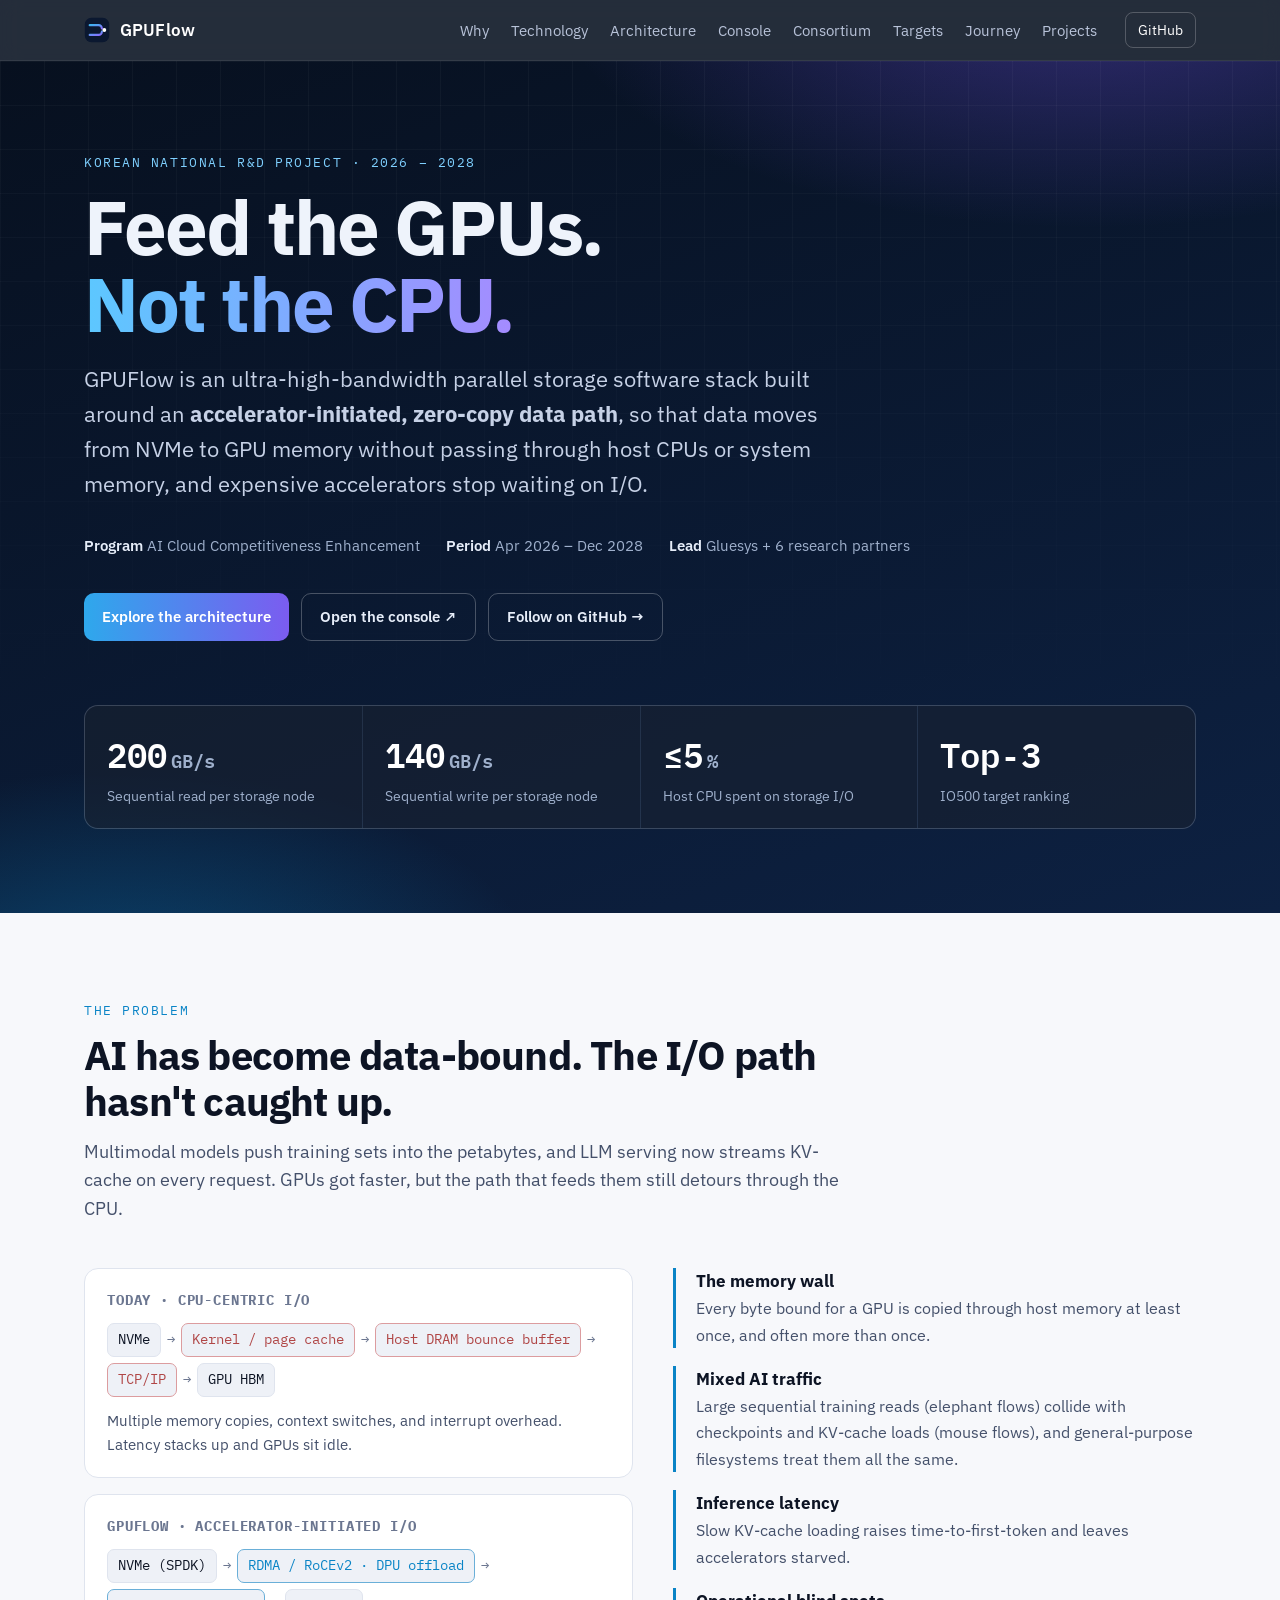
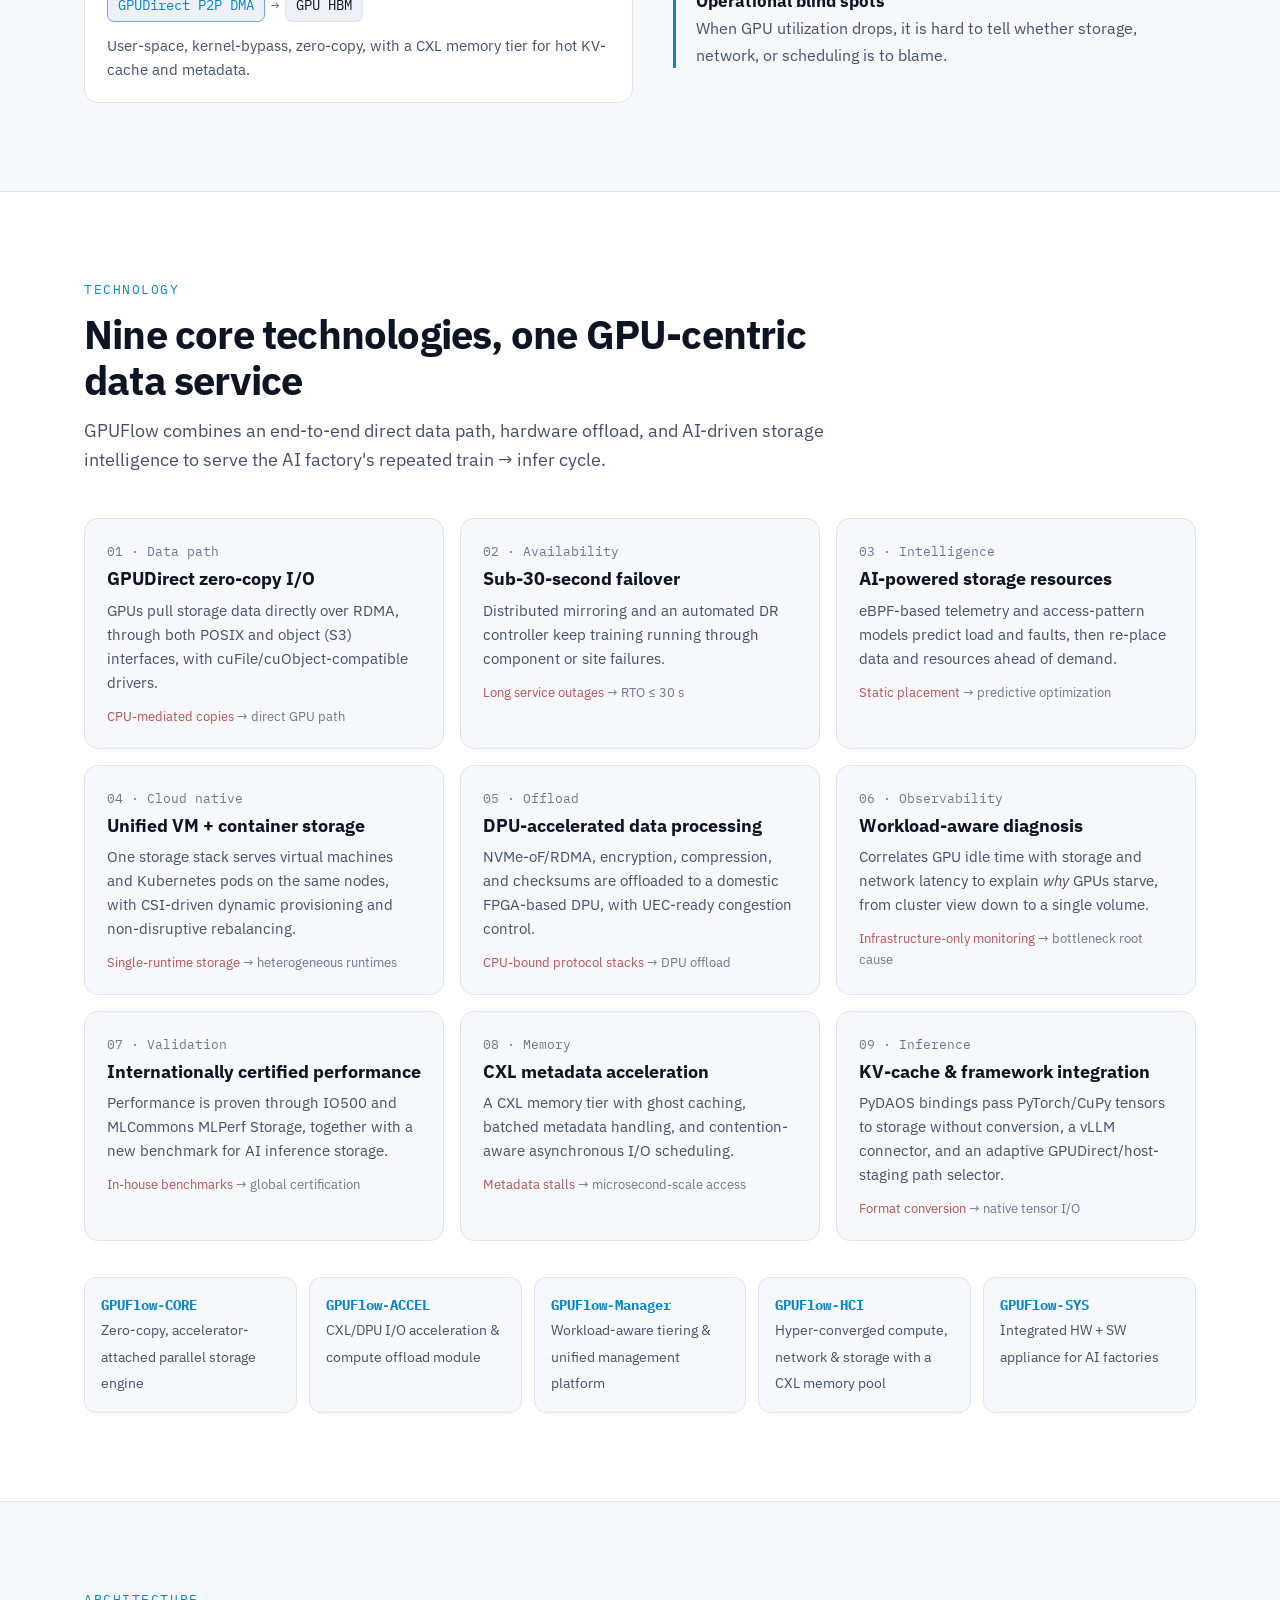
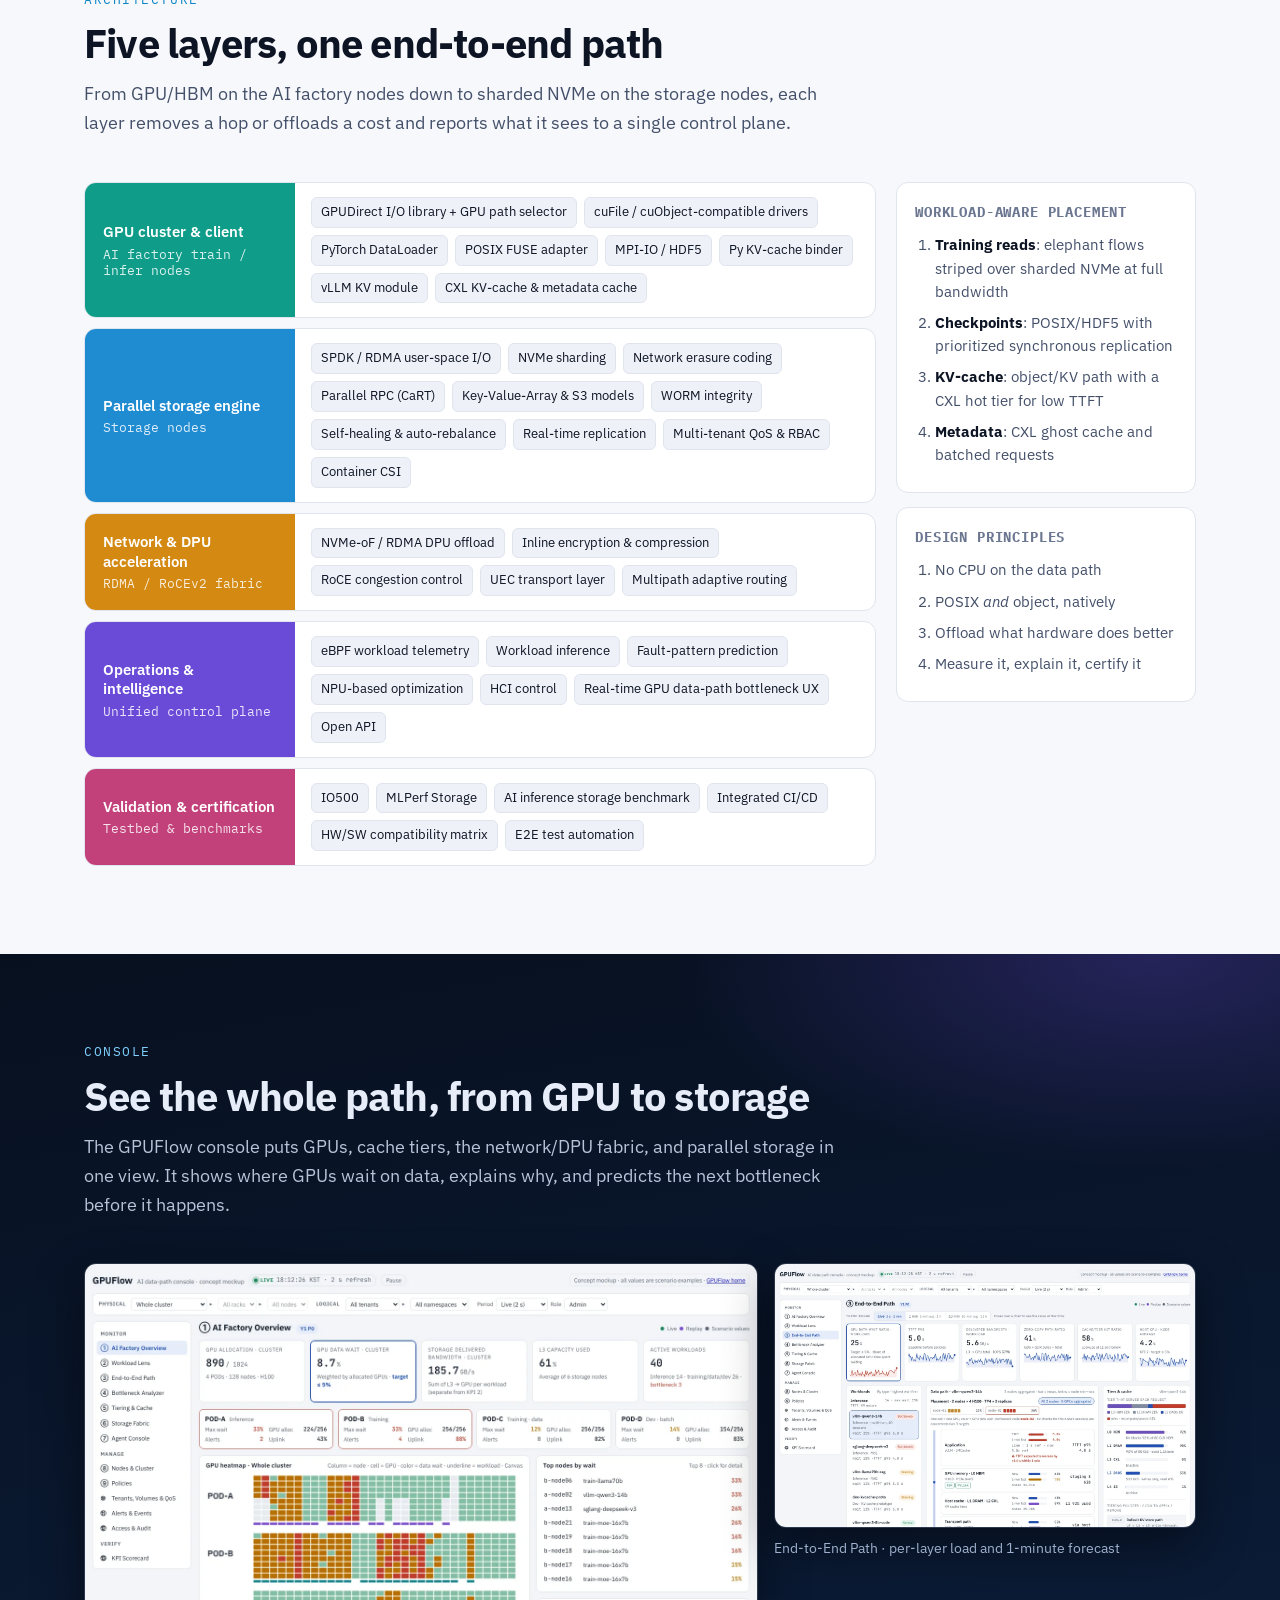
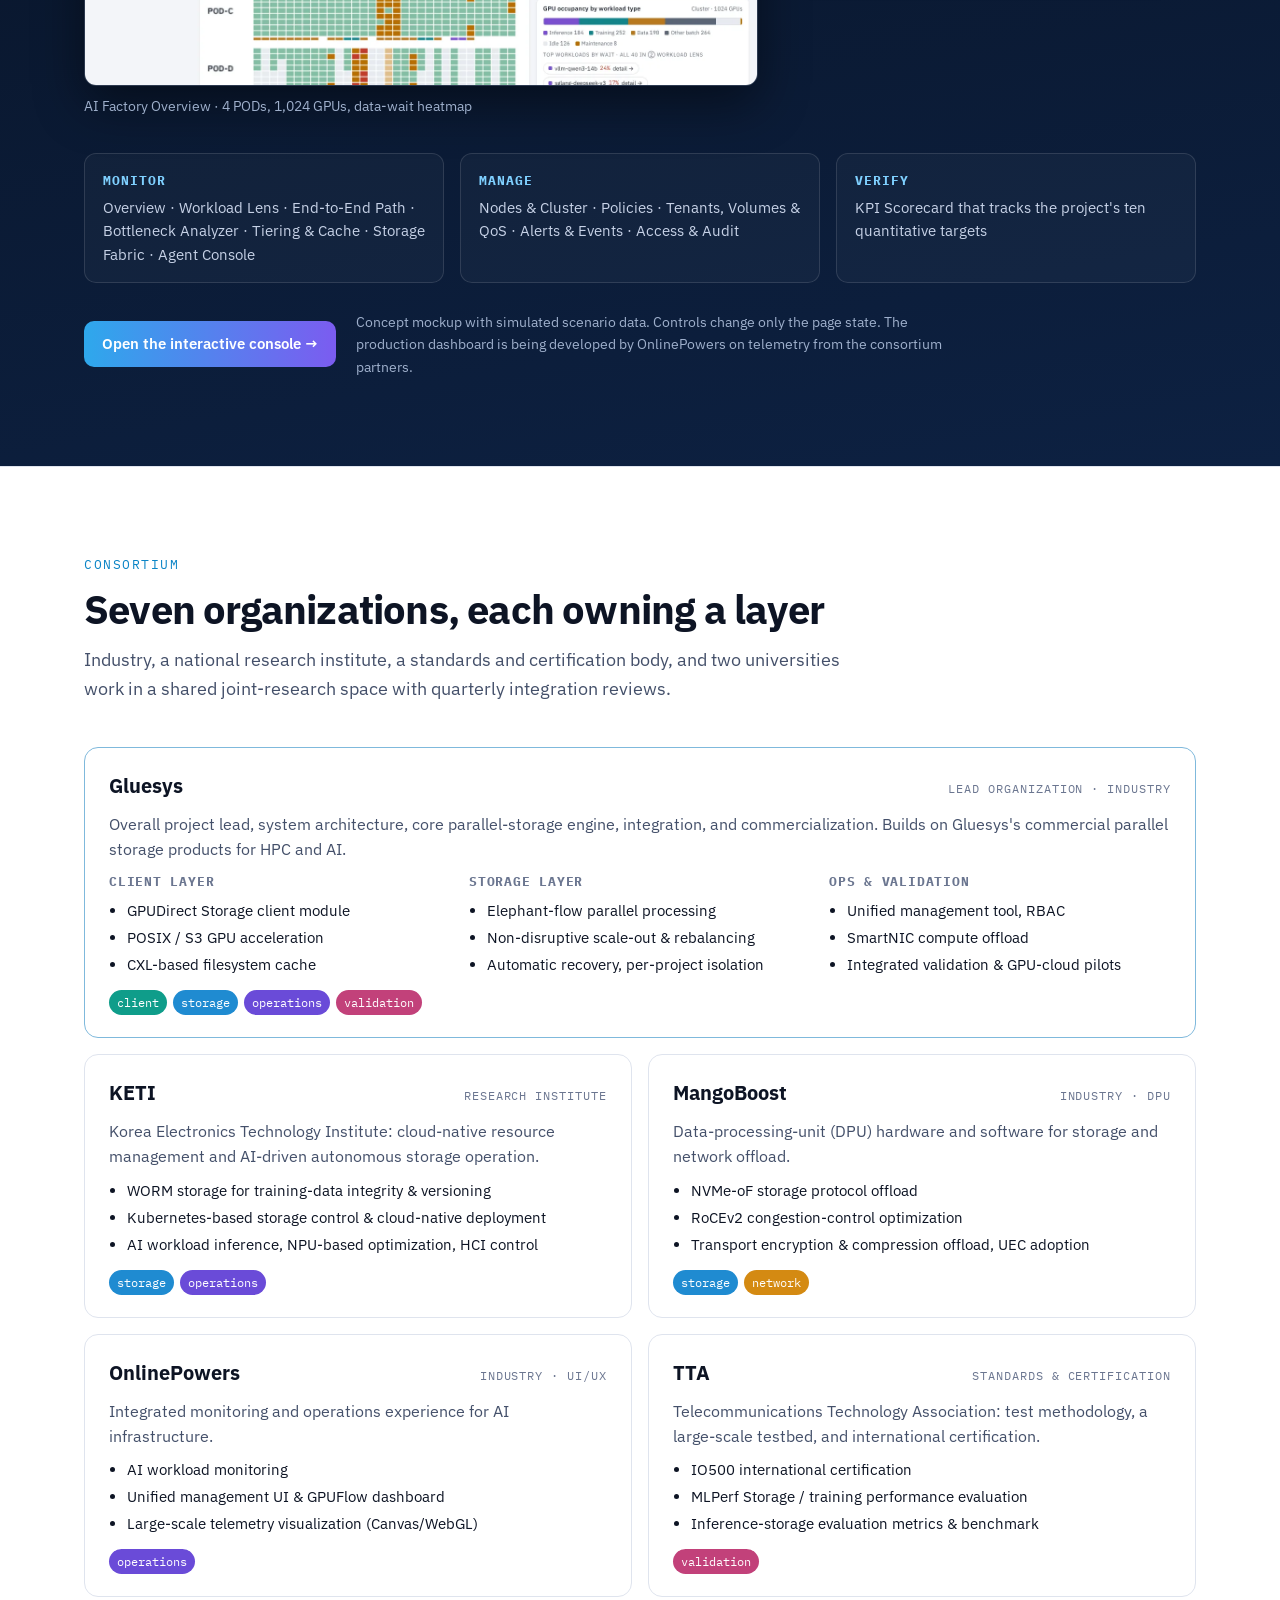
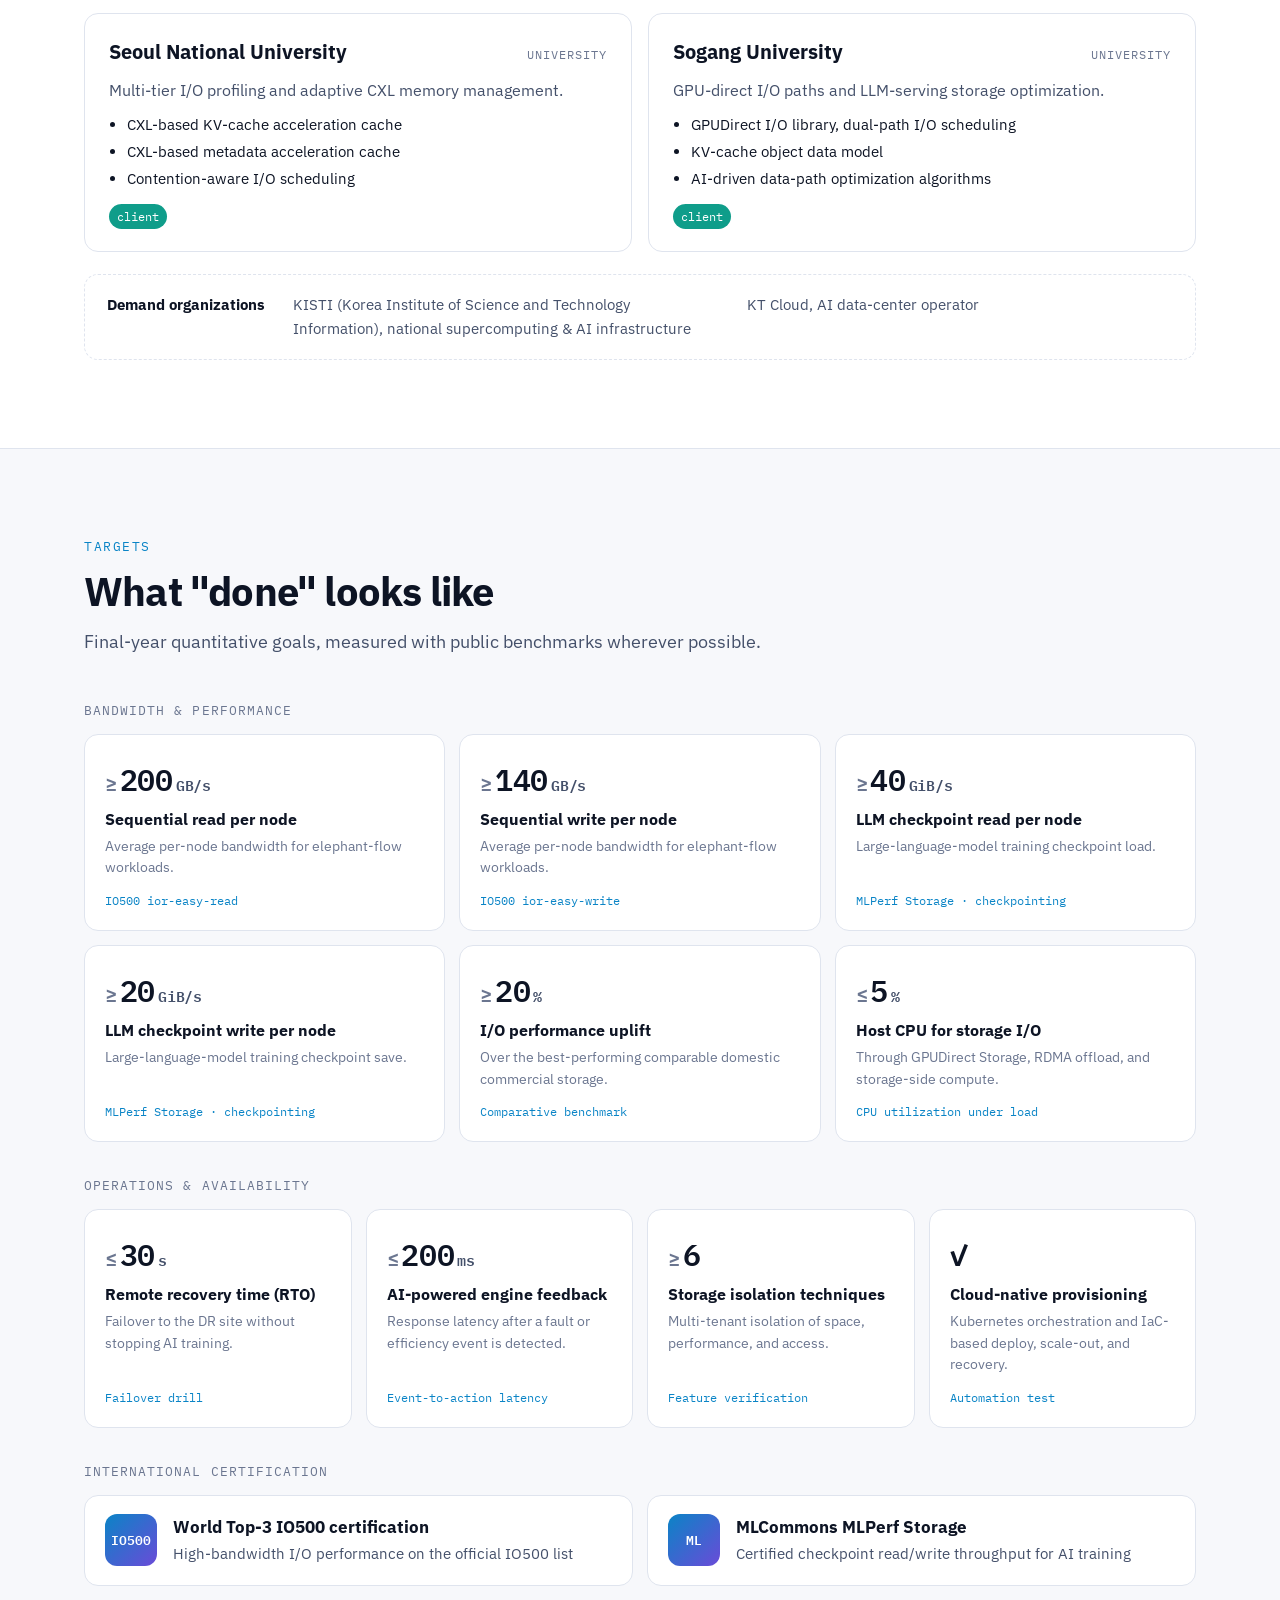
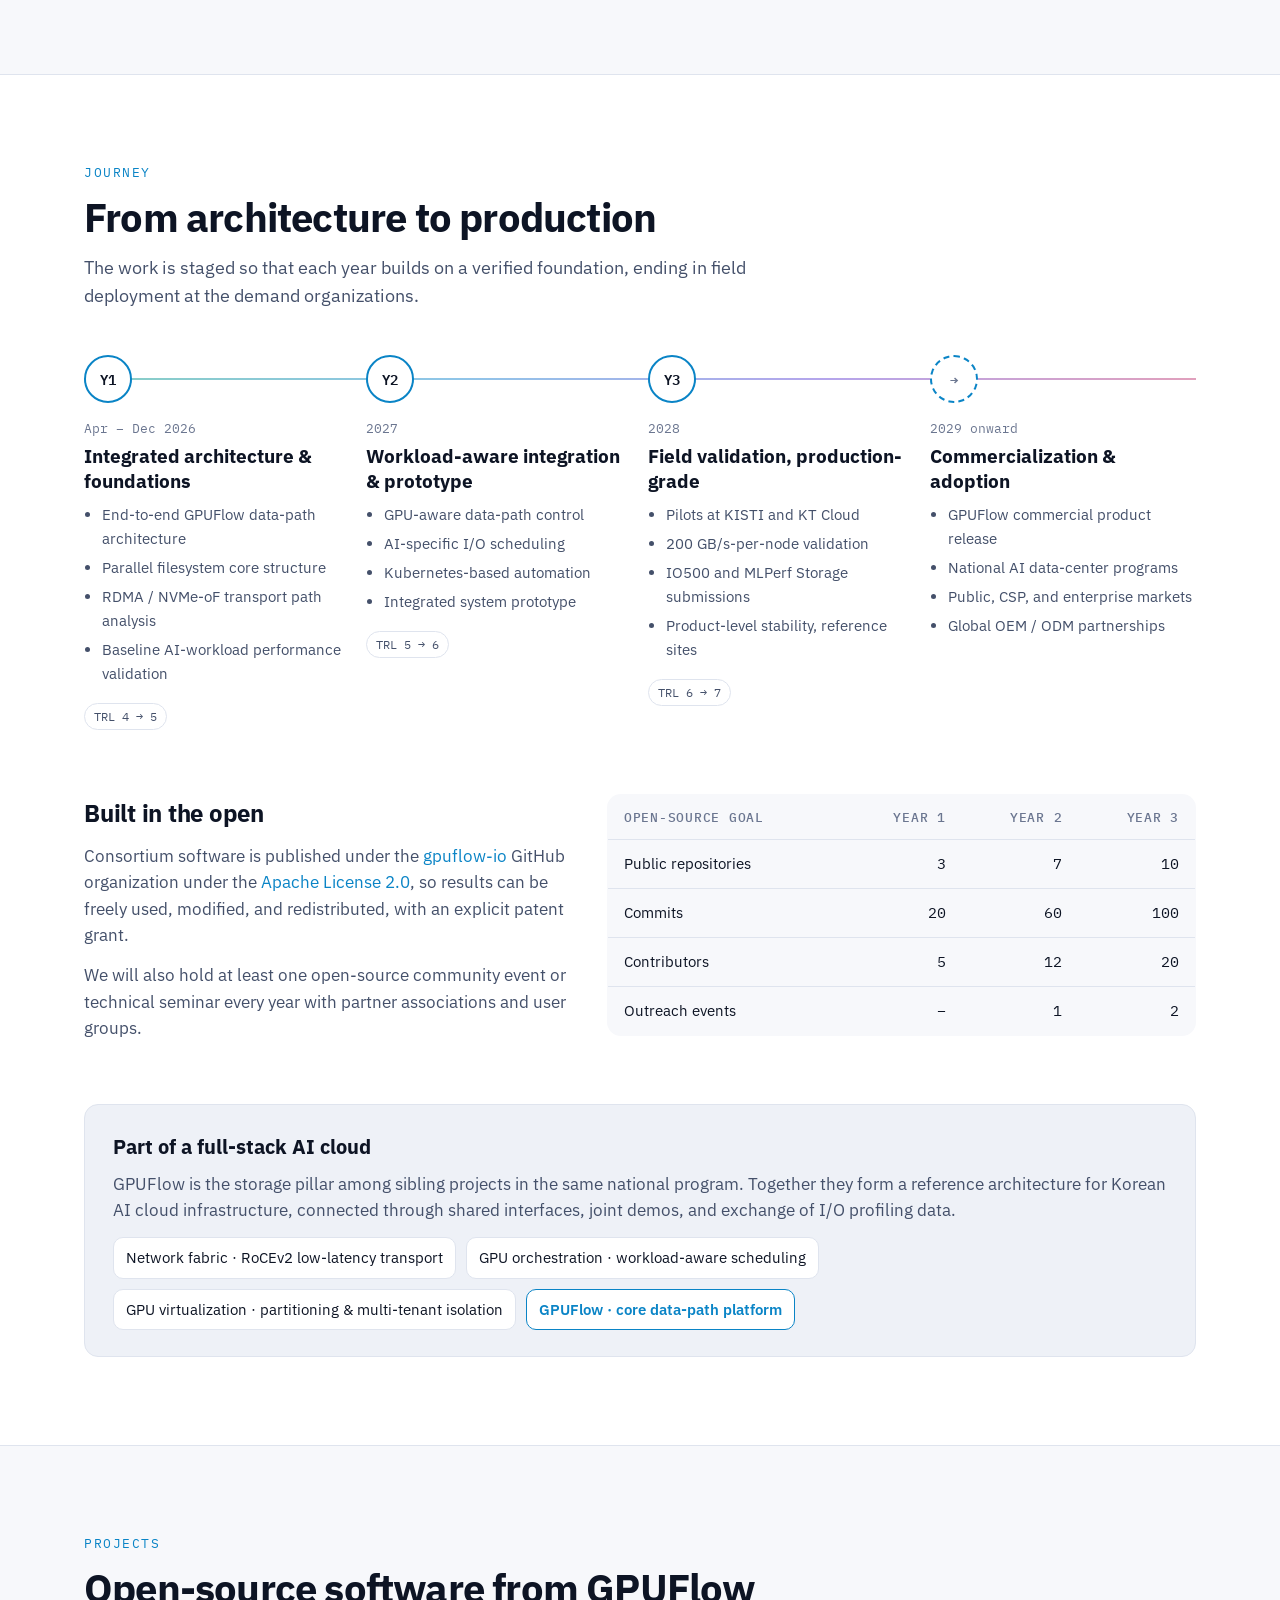
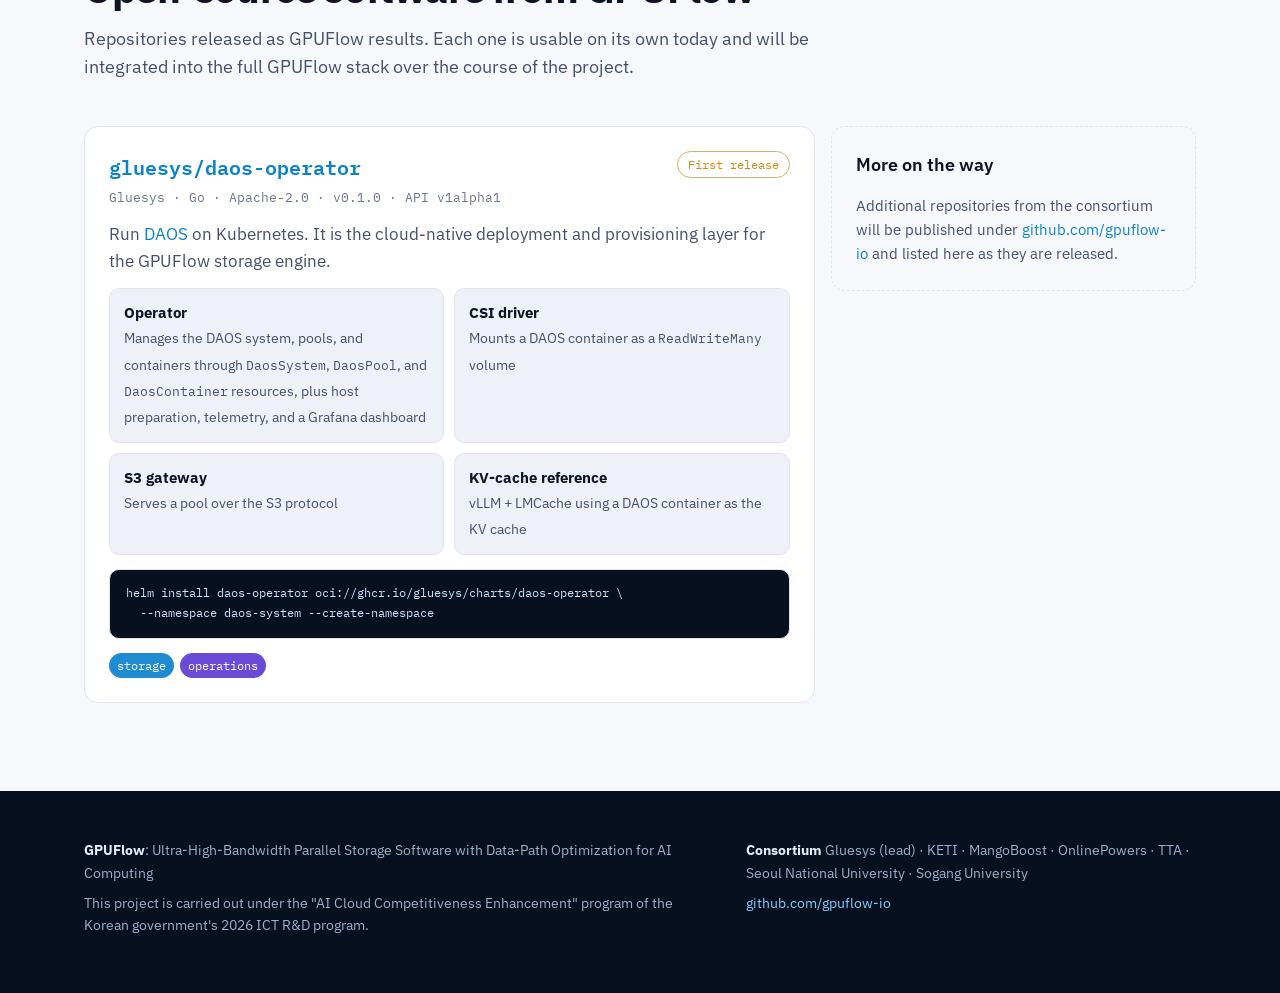
<file: index.html>
<!doctype html>
<html lang="en">
<head>
<meta charset="utf-8">
<meta name="viewport" content="width=device-width, initial-scale=1">
<title>GPUFlow — Data-Path-Optimized Parallel Storage for AI</title>
<meta name="description" content="GPUFlow is a Korean national R&D project building an accelerator-initiated, zero-copy parallel storage software stack that delivers 200 GB/s+ per node to large GPU clusters.">
<meta property="og:title" content="GPUFlow — Data-Path-Optimized Parallel Storage for AI">
<meta property="og:description" content="Accelerator-initiated, zero-copy parallel storage delivering 200 GB/s+ per node to AI factories.">
<meta property="og:type" content="website">
<link rel="icon" href="assets/logo.svg" type="image/svg+xml">
<link rel="preconnect" href="https://fonts.googleapis.com">
<link rel="preconnect" href="https://fonts.gstatic.com" crossorigin>
<link href="https://fonts.googleapis.com/css2?family=IBM+Plex+Mono:wght@400;500;600&family=IBM+Plex+Sans:wght@400;500;600;700&display=swap" rel="stylesheet">
<link rel="stylesheet" href="assets/style.css">
</head>
<body>

<nav class="nav">
  <div class="wrap">
    <a class="brand" href="#top" aria-label="GPUFlow home">
      <img src="assets/logo.svg" width="26" height="26" alt="">
      GPUFlow
    </a>
    <ul>
      <li><a href="#problem">Why</a></li>
      <li><a href="#technology">Technology</a></li>
      <li><a href="#architecture">Architecture</a></li>
      <li><a href="#console">Console</a></li>
      <li><a href="#consortium">Consortium</a></li>
      <li><a href="#targets">Targets</a></li>
      <li><a href="#journey">Journey</a></li>
      <li><a href="#projects">Projects</a></li>
    </ul>
    <a class="gh" href="https://github.com/gpuflow-io">GitHub</a>
  </div>
</nav>

<header class="hero" id="top">
  <div class="wrap">
    <div class="eyebrow">Korean national R&amp;D project · 2026 – 2028</div>
    <h1>Feed the GPUs.<br><span class="grad">Not the CPU.</span></h1>
    <p class="lede">GPUFlow is an ultra-high-bandwidth parallel storage software stack built around an
      <b>accelerator-initiated, zero-copy data path</b>, so that data moves from NVMe to GPU memory without passing through
      host CPUs or system memory, and expensive accelerators stop waiting on I/O.</p>
    <div class="meta">
      <span><b>Program</b> AI Cloud Competitiveness Enhancement</span>
      <span><b>Period</b> Apr 2026 – Dec 2028</span>
      <span><b>Lead</b> Gluesys + 6 research partners</span>
    </div>
    <div class="cta">
      <a class="btn primary" href="#architecture">Explore the architecture</a>
      <a class="btn ghost" href="console/">Open the console ↗</a>
      <a class="btn ghost" href="https://github.com/gpuflow-io">Follow on GitHub →</a>
    </div>

    <div class="hero-stats">
      <div><div class="v">200<small>GB/s</small></div><div class="k">Sequential read per storage node</div></div>
      <div><div class="v">140<small>GB/s</small></div><div class="k">Sequential write per storage node</div></div>
      <div><div class="v">≤5<small>%</small></div><div class="k">Host CPU spent on storage I/O</div></div>
      <div><div class="v">Top‑3</div><div class="k">IO500 target ranking</div></div>
    </div>
  </div>
</header>

<!-- ============ PROBLEM ============ -->
<section id="problem">
  <div class="wrap">
    <div class="sec-head">
      <div class="eyebrow">The problem</div>
      <h2>AI has become data-bound. The I/O path hasn't caught up.</h2>
      <p>Multimodal models push training sets into the petabytes, and LLM serving now streams KV-cache
        on every request. GPUs got faster, but the path that feeds them still detours through the CPU.</p>
    </div>

    <div class="problem">
      <div class="paths">
        <div class="path">
          <h4>Today · CPU-centric I/O</h4>
          <div class="hops">
            <span class="hop">NVMe</span><span class="arrow">→</span>
            <span class="hop bad">Kernel / page cache</span><span class="arrow">→</span>
            <span class="hop bad">Host DRAM bounce buffer</span><span class="arrow">→</span>
            <span class="hop bad">TCP/IP</span><span class="arrow">→</span>
            <span class="hop">GPU HBM</span>
          </div>
          <p>Multiple memory copies, context switches, and interrupt overhead. Latency stacks up and GPUs sit idle.</p>
        </div>
        <div class="path">
          <h4>GPUFlow · Accelerator-initiated I/O</h4>
          <div class="hops">
            <span class="hop">NVMe (SPDK)</span><span class="arrow">→</span>
            <span class="hop good">RDMA / RoCEv2 · DPU offload</span><span class="arrow">→</span>
            <span class="hop good">GPUDirect P2P DMA</span><span class="arrow">→</span>
            <span class="hop">GPU HBM</span>
          </div>
          <p>User-space, kernel-bypass, zero-copy, with a CXL memory tier for hot KV-cache and metadata.</p>
        </div>
      </div>

      <ul class="points">
        <li><b>The memory wall</b><span>Every byte bound for a GPU is copied through host memory at least once, and often more than once.</span></li>
        <li><b>Mixed AI traffic</b><span>Large sequential training reads (elephant flows) collide with checkpoints and KV-cache loads (mouse flows), and general-purpose filesystems treat them all the same.</span></li>
        <li><b>Inference latency</b><span>Slow KV-cache loading raises time-to-first-token and leaves accelerators starved.</span></li>
        <li><b>Operational blind spots</b><span>When GPU utilization drops, it is hard to tell whether storage, network, or scheduling is to blame.</span></li>
      </ul>
    </div>
  </div>
</section>

<!-- ============ TECHNOLOGY ============ -->
<section id="technology" class="alt">
  <div class="wrap">
    <div class="sec-head">
      <div class="eyebrow">Technology</div>
      <h2>Nine core technologies, one GPU-centric data service</h2>
      <p>GPUFlow combines an end-to-end direct data path, hardware offload, and AI-driven storage intelligence to serve the AI factory's repeated train → infer cycle.</p>
    </div>

    <div class="tech">
      <div class="tcard"><div class="n">01 · Data path</div><h3>GPUDirect zero-copy I/O</h3>
        <p>GPUs pull storage data directly over RDMA, through both POSIX and object (S3) interfaces, with cuFile/cuObject-compatible drivers.</p>
        <div class="from"><s>CPU-mediated copies</s> → direct GPU path</div></div>
      <div class="tcard"><div class="n">02 · Availability</div><h3>Sub-30-second failover</h3>
        <p>Distributed mirroring and an automated DR controller keep training running through component or site failures.</p>
        <div class="from"><s>Long service outages</s> → RTO ≤ 30 s</div></div>
      <div class="tcard"><div class="n">03 · Intelligence</div><h3>AI-powered storage resources</h3>
        <p>eBPF-based telemetry and access-pattern models predict load and faults, then re-place data and resources ahead of demand.</p>
        <div class="from"><s>Static placement</s> → predictive optimization</div></div>
      <div class="tcard"><div class="n">04 · Cloud native</div><h3>Unified VM + container storage</h3>
        <p>One storage stack serves virtual machines and Kubernetes pods on the same nodes, with CSI-driven dynamic provisioning and non-disruptive rebalancing.</p>
        <div class="from"><s>Single-runtime storage</s> → heterogeneous runtimes</div></div>
      <div class="tcard"><div class="n">05 · Offload</div><h3>DPU-accelerated data processing</h3>
        <p>NVMe-oF/RDMA, encryption, compression, and checksums are offloaded to a domestic FPGA-based DPU, with UEC-ready congestion control.</p>
        <div class="from"><s>CPU-bound protocol stacks</s> → DPU offload</div></div>
      <div class="tcard"><div class="n">06 · Observability</div><h3>Workload-aware diagnosis</h3>
        <p>Correlates GPU idle time with storage and network latency to explain <em>why</em> GPUs starve, from cluster view down to a single volume.</p>
        <div class="from"><s>Infrastructure-only monitoring</s> → bottleneck root cause</div></div>
      <div class="tcard"><div class="n">07 · Validation</div><h3>Internationally certified performance</h3>
        <p>Performance is proven through IO500 and MLCommons MLPerf Storage, together with a new benchmark for AI inference storage.</p>
        <div class="from"><s>In-house benchmarks</s> → global certification</div></div>
      <div class="tcard"><div class="n">08 · Memory</div><h3>CXL metadata acceleration</h3>
        <p>A CXL memory tier with ghost caching, batched metadata handling, and contention-aware asynchronous I/O scheduling.</p>
        <div class="from"><s>Metadata stalls</s> → microsecond-scale access</div></div>
      <div class="tcard"><div class="n">09 · Inference</div><h3>KV-cache &amp; framework integration</h3>
        <p>PyDAOS bindings pass PyTorch/CuPy tensors to storage without conversion, a vLLM connector, and an adaptive GPUDirect/host-staging path selector.</p>
        <div class="from"><s>Format conversion</s> → native tensor I/O</div></div>
    </div>

    <div class="products">
      <div class="prod"><b>GPUFlow‑CORE</b><span>Zero-copy, accelerator-attached parallel storage engine</span></div>
      <div class="prod"><b>GPUFlow‑ACCEL</b><span>CXL/DPU I/O acceleration &amp; compute offload module</span></div>
      <div class="prod"><b>GPUFlow‑Manager</b><span>Workload-aware tiering &amp; unified management platform</span></div>
      <div class="prod"><b>GPUFlow‑HCI</b><span>Hyper-converged compute, network &amp; storage with a CXL memory pool</span></div>
      <div class="prod"><b>GPUFlow‑SYS</b><span>Integrated HW + SW appliance for AI factories</span></div>
    </div>
  </div>
</section>

<!-- ============ ARCHITECTURE ============ -->
<section id="architecture">
  <div class="wrap">
    <div class="sec-head">
      <div class="eyebrow">Architecture</div>
      <h2>Five layers, one end-to-end path</h2>
      <p>From GPU/HBM on the AI factory nodes down to sharded NVMe on the storage nodes, each layer removes a hop or offloads a cost and reports what it sees to a single control plane.</p>
    </div>

    <div class="arch">
      <div class="stack">
        <div class="layer L1">
          <div class="lh">GPU cluster &amp; client<small>AI factory train / infer nodes</small></div>
          <div class="lb">
            <span class="chip">GPUDirect I/O library + GPU path selector</span>
            <span class="chip">cuFile / cuObject-compatible drivers</span>
            <span class="chip">PyTorch DataLoader</span><span class="chip">POSIX FUSE adapter</span>
            <span class="chip">MPI-IO / HDF5</span><span class="chip">Py KV-cache binder</span><span class="chip">vLLM KV module</span>
            <span class="chip">CXL KV-cache &amp; metadata cache</span>
          </div>
        </div>
        <div class="layer L2">
          <div class="lh">Parallel storage engine<small>Storage nodes</small></div>
          <div class="lb">
            <span class="chip">SPDK / RDMA user-space I/O</span><span class="chip">NVMe sharding</span>
            <span class="chip">Network erasure coding</span><span class="chip">Parallel RPC (CaRT)</span>
            <span class="chip">Key-Value-Array &amp; S3 models</span><span class="chip">WORM integrity</span>
            <span class="chip">Self-healing &amp; auto-rebalance</span><span class="chip">Real-time replication</span>
            <span class="chip">Multi-tenant QoS &amp; RBAC</span><span class="chip">Container CSI</span>
          </div>
        </div>
        <div class="layer L3">
          <div class="lh">Network &amp; DPU acceleration<small>RDMA / RoCEv2 fabric</small></div>
          <div class="lb">
            <span class="chip">NVMe-oF / RDMA DPU offload</span><span class="chip">Inline encryption &amp; compression</span>
            <span class="chip">RoCE congestion control</span><span class="chip">UEC transport layer</span>
            <span class="chip">Multipath adaptive routing</span>
          </div>
        </div>
        <div class="layer L4">
          <div class="lh">Operations &amp; intelligence<small>Unified control plane</small></div>
          <div class="lb">
            <span class="chip">eBPF workload telemetry</span><span class="chip">Workload inference</span>
            <span class="chip">Fault-pattern prediction</span><span class="chip">NPU-based optimization</span>
            <span class="chip">HCI control</span><span class="chip">Real-time GPU data-path bottleneck UX</span>
            <span class="chip">Open API</span>
          </div>
        </div>
        <div class="layer L5">
          <div class="lh">Validation &amp; certification<small>Testbed &amp; benchmarks</small></div>
          <div class="lb">
            <span class="chip">IO500</span><span class="chip">MLPerf Storage</span>
            <span class="chip">AI inference storage benchmark</span><span class="chip">Integrated CI/CD</span>
            <span class="chip">HW/SW compatibility matrix</span><span class="chip">E2E test automation</span>
          </div>
        </div>
      </div>

      <div class="sidecol">
        <div class="side">
          <h4>Workload-aware placement</h4>
          <ol>
            <li><b>Training reads</b>: elephant flows striped over sharded NVMe at full bandwidth</li>
            <li><b>Checkpoints</b>: POSIX/HDF5 with prioritized synchronous replication</li>
            <li><b>KV-cache</b>: object/KV path with a CXL hot tier for low TTFT</li>
            <li><b>Metadata</b>: CXL ghost cache and batched requests</li>
          </ol>
        </div>
        <div class="side">
          <h4>Design principles</h4>
          <ol>
            <li>No CPU on the data path</li>
            <li>POSIX <em>and</em> object, natively</li>
            <li>Offload what hardware does better</li>
            <li>Measure it, explain it, certify it</li>
          </ol>
        </div>
      </div>
    </div>
  </div>
</section>

<!-- ============ CONSOLE ============ -->
<section id="console" class="console-band">
  <div class="wrap">
    <div class="sec-head">
      <div class="eyebrow">Console</div>
      <h2>See the whole path, from GPU to storage</h2>
      <p>The GPUFlow console puts GPUs, cache tiers, the network/DPU fabric, and parallel storage in one view. It shows where GPUs wait on data, explains why, and predicts the next bottleneck before it happens.</p>
    </div>

    <div class="shots">
      <a class="shot main" href="console/">
        <img src="assets/console-overview.webp" width="1440" height="900" loading="lazy" alt="GPUFlow console overview: cluster KPIs, POD tiles, and a GPU data-wait heatmap across 1,024 GPUs">
        <span>AI Factory Overview · 4 PODs, 1,024 GPUs, data-wait heatmap</span>
      </a>
      <a class="shot" href="console/">
        <img src="assets/console-path.webp" width="1440" height="900" loading="lazy" alt="GPUFlow console end-to-end path view: per-layer utilization from application to cold tier, with one-minute forecasts">
        <span>End-to-End Path · per-layer load and 1-minute forecast</span>
      </a>
    </div>

    <div class="screens">
      <div><h4>Monitor</h4><p>Overview · Workload Lens · End-to-End Path · Bottleneck Analyzer · Tiering &amp; Cache · Storage Fabric · Agent Console</p></div>
      <div><h4>Manage</h4><p>Nodes &amp; Cluster · Policies · Tenants, Volumes &amp; QoS · Alerts &amp; Events · Access &amp; Audit</p></div>
      <div><h4>Verify</h4><p>KPI Scorecard that tracks the project's ten quantitative targets</p></div>
    </div>

    <div class="console-cta">
      <a class="btn primary" href="console/">Open the interactive console →</a>
      <span>Concept mockup with simulated scenario data. Controls change only the page state. The production dashboard is being developed by OnlinePowers on telemetry from the consortium partners.</span>
    </div>
  </div>
</section>

<!-- ============ CONSORTIUM ============ -->
<section id="consortium" class="alt">
  <div class="wrap">
    <div class="sec-head">
      <div class="eyebrow">Consortium</div>
      <h2>Seven organizations, each owning a layer</h2>
      <p>Industry, a national research institute, a standards and certification body, and two universities work in a shared joint-research space with quarterly integration reviews.</p>
    </div>

    <div class="orgs">
      <article class="org lead">
        <header>
          <h3>Gluesys</h3>
          <span class="kind">Lead organization · Industry</span>
        </header>
        <p class="role">Overall project lead, system architecture, core parallel-storage engine, integration, and commercialization. Builds on Gluesys's commercial parallel storage products for HPC and AI.</p>
        <div class="lead-grid">
          <div><h5>Client layer</h5><ul><li>GPUDirect Storage client module</li><li>POSIX / S3 GPU acceleration</li><li>CXL-based filesystem cache</li></ul></div>
          <div><h5>Storage layer</h5><ul><li>Elephant-flow parallel processing</li><li>Non-disruptive scale-out &amp; rebalancing</li><li>Automatic recovery, per-project isolation</li></ul></div>
          <div><h5>Ops &amp; validation</h5><ul><li>Unified management tool, RBAC</li><li>SmartNIC compute offload</li><li>Integrated validation &amp; GPU-cloud pilots</li></ul></div>
        </div>
        <div class="tags"><span class="tag L1">client</span><span class="tag L2">storage</span><span class="tag L4">operations</span><span class="tag L5">validation</span></div>
      </article>

      <article class="org">
        <header><h3>KETI</h3><span class="kind">Research institute</span></header>
        <p class="role">Korea Electronics Technology Institute: cloud-native resource management and AI-driven autonomous storage operation.</p>
        <ul>
          <li>WORM storage for training-data integrity &amp; versioning</li>
          <li>Kubernetes-based storage control &amp; cloud-native deployment</li>
          <li>AI workload inference, NPU-based optimization, HCI control</li>
        </ul>
        <div class="tags"><span class="tag L2">storage</span><span class="tag L4">operations</span></div>
      </article>

      <article class="org">
        <header><h3>MangoBoost</h3><span class="kind">Industry · DPU</span></header>
        <p class="role">Data-processing-unit (DPU) hardware and software for storage and network offload.</p>
        <ul>
          <li>NVMe-oF storage protocol offload</li>
          <li>RoCEv2 congestion-control optimization</li>
          <li>Transport encryption &amp; compression offload, UEC adoption</li>
        </ul>
        <div class="tags"><span class="tag L2">storage</span><span class="tag L3">network</span></div>
      </article>

      <article class="org">
        <header><h3>OnlinePowers</h3><span class="kind">Industry · UI/UX</span></header>
        <p class="role">Integrated monitoring and operations experience for AI infrastructure.</p>
        <ul>
          <li>AI workload monitoring</li>
          <li>Unified management UI &amp; GPUFlow dashboard</li>
          <li>Large-scale telemetry visualization (Canvas/WebGL)</li>
        </ul>
        <div class="tags"><span class="tag L4">operations</span></div>
      </article>

      <article class="org">
        <header><h3>TTA</h3><span class="kind">Standards &amp; certification</span></header>
        <p class="role">Telecommunications Technology Association: test methodology, a large-scale testbed, and international certification.</p>
        <ul>
          <li>IO500 international certification</li>
          <li>MLPerf Storage / training performance evaluation</li>
          <li>Inference-storage evaluation metrics &amp; benchmark</li>
        </ul>
        <div class="tags"><span class="tag L5">validation</span></div>
      </article>

      <article class="org">
        <header><h3>Seoul National University</h3><span class="kind">University</span></header>
        <p class="role">Multi-tier I/O profiling and adaptive CXL memory management.</p>
        <ul>
          <li>CXL-based KV-cache acceleration cache</li>
          <li>CXL-based metadata acceleration cache</li>
          <li>Contention-aware I/O scheduling</li>
        </ul>
        <div class="tags"><span class="tag L1">client</span></div>
      </article>

      <article class="org">
        <header><h3>Sogang University</h3><span class="kind">University</span></header>
        <p class="role">GPU-direct I/O paths and LLM-serving storage optimization.</p>
        <ul>
          <li>GPUDirect I/O library, dual-path I/O scheduling</li>
          <li>KV-cache object data model</li>
          <li>AI-driven data-path optimization algorithms</li>
        </ul>
        <div class="tags"><span class="tag L1">client</span></div>
      </article>
    </div>

    <div class="demand">
      <b>Demand organizations</b>
      <span>KISTI (Korea Institute of Science and Technology Information), national supercomputing &amp; AI infrastructure</span>
      <span>KT Cloud, AI data-center operator</span>
    </div>
  </div>
</section>

<!-- ============ TARGETS ============ -->
<section id="targets">
  <div class="wrap">
    <div class="sec-head">
      <div class="eyebrow">Targets</div>
      <h2>What "done" looks like</h2>
      <p>Final-year quantitative goals, measured with public benchmarks wherever possible.</p>
    </div>

    <div class="kgroup">Bandwidth &amp; performance</div>
    <div class="kpis three">
      <div class="kpi"><div class="v"><span class="op">≥</span>200<span class="u">GB/s</span></div><h4>Sequential read per node</h4><p>Average per-node bandwidth for elephant-flow workloads.</p><div class="bench">IO500 ior-easy-read</div></div>
      <div class="kpi"><div class="v"><span class="op">≥</span>140<span class="u">GB/s</span></div><h4>Sequential write per node</h4><p>Average per-node bandwidth for elephant-flow workloads.</p><div class="bench">IO500 ior-easy-write</div></div>
      <div class="kpi"><div class="v"><span class="op">≥</span>40<span class="u">GiB/s</span></div><h4>LLM checkpoint read per node</h4><p>Large-language-model training checkpoint load.</p><div class="bench">MLPerf Storage · checkpointing</div></div>
      <div class="kpi"><div class="v"><span class="op">≥</span>20<span class="u">GiB/s</span></div><h4>LLM checkpoint write per node</h4><p>Large-language-model training checkpoint save.</p><div class="bench">MLPerf Storage · checkpointing</div></div>
      <div class="kpi"><div class="v"><span class="op">≥</span>20<span class="u">%</span></div><h4>I/O performance uplift</h4><p>Over the best-performing comparable domestic commercial storage.</p><div class="bench">Comparative benchmark</div></div>
      <div class="kpi"><div class="v"><span class="op">≤</span>5<span class="u">%</span></div><h4>Host CPU for storage I/O</h4><p>Through GPUDirect Storage, RDMA offload, and storage-side compute.</p><div class="bench">CPU utilization under load</div></div>
    </div>

    <div class="kgroup">Operations &amp; availability</div>
    <div class="kpis">
      <div class="kpi"><div class="v"><span class="op">≤</span>30<span class="u">s</span></div><h4>Remote recovery time (RTO)</h4><p>Failover to the DR site without stopping AI training.</p><div class="bench">Failover drill</div></div>
      <div class="kpi"><div class="v"><span class="op">≤</span>200<span class="u">ms</span></div><h4>AI-powered engine feedback</h4><p>Response latency after a fault or efficiency event is detected.</p><div class="bench">Event-to-action latency</div></div>
      <div class="kpi"><div class="v"><span class="op">≥</span>6</div><h4>Storage isolation techniques</h4><p>Multi-tenant isolation of space, performance, and access.</p><div class="bench">Feature verification</div></div>
      <div class="kpi"><div class="v">✓</div><h4>Cloud-native provisioning</h4><p>Kubernetes orchestration and IaC-based deploy, scale-out, and recovery.</p><div class="bench">Automation test</div></div>
    </div>

    <div class="kgroup">International certification</div>
    <div class="certs">
      <div class="cert"><div class="badge">IO500</div><div><b>World Top-3 IO500 certification</b><span>High-bandwidth I/O performance on the official IO500 list</span></div></div>
      <div class="cert"><div class="badge">ML</div><div><b>MLCommons MLPerf Storage</b><span>Certified checkpoint read/write throughput for AI training</span></div></div>
    </div>
  </div>
</section>

<!-- ============ JOURNEY ============ -->
<section id="journey" class="alt">
  <div class="wrap">
    <div class="sec-head">
      <div class="eyebrow">Journey</div>
      <h2>From architecture to production</h2>
      <p>The work is staged so that each year builds on a verified foundation, ending in field deployment at the demand organizations.</p>
    </div>

    <div class="timeline">
      <div class="stage">
        <div class="dot">Y1</div>
        <div class="when">Apr – Dec 2026</div>
        <h3>Integrated architecture &amp; foundations</h3>
        <ul>
          <li>End-to-end GPUFlow data-path architecture</li>
          <li>Parallel filesystem core structure</li>
          <li>RDMA / NVMe-oF transport path analysis</li>
          <li>Baseline AI-workload performance validation</li>
        </ul>
        <span class="trl">TRL 4 → 5</span>
      </div>
      <div class="stage">
        <div class="dot">Y2</div>
        <div class="when">2027</div>
        <h3>Workload-aware integration &amp; prototype</h3>
        <ul>
          <li>GPU-aware data-path control</li>
          <li>AI-specific I/O scheduling</li>
          <li>Kubernetes-based automation</li>
          <li>Integrated system prototype</li>
        </ul>
        <span class="trl">TRL 5 → 6</span>
      </div>
      <div class="stage">
        <div class="dot">Y3</div>
        <div class="when">2028</div>
        <h3>Field validation, production-grade</h3>
        <ul>
          <li>Pilots at KISTI and KT Cloud</li>
          <li>200 GB/s-per-node validation</li>
          <li>IO500 and MLPerf Storage submissions</li>
          <li>Product-level stability, reference sites</li>
        </ul>
        <span class="trl">TRL 6 → 7</span>
      </div>
      <div class="stage future">
        <div class="dot">→</div>
        <div class="when">2029 onward</div>
        <h3>Commercialization &amp; adoption</h3>
        <ul>
          <li>GPUFlow commercial product release</li>
          <li>National AI data-center programs</li>
          <li>Public, CSP, and enterprise markets</li>
          <li>Global OEM / ODM partnerships</li>
        </ul>
      </div>
    </div>

    <div class="oss">
      <div>
        <h3>Built in the open</h3>
        <p>Consortium software is published under the <a href="https://github.com/gpuflow-io">gpuflow-io</a> GitHub organization under the <a href="https://www.apache.org/licenses/LICENSE-2.0">Apache License 2.0</a>, so results can be freely used, modified, and redistributed, with an explicit patent grant.</p>
        <p>We will also hold at least one open-source community event or technical seminar every year with partner associations and user groups.</p>
      </div>
      <table class="oss-t">
        <thead><tr><th>Open-source goal</th><th class="num">Year 1</th><th class="num">Year 2</th><th class="num">Year 3</th></tr></thead>
        <tbody>
          <tr><td>Public repositories</td><td class="num">3</td><td class="num">7</td><td class="num">10</td></tr>
          <tr><td>Commits</td><td class="num">20</td><td class="num">60</td><td class="num">100</td></tr>
          <tr><td>Contributors</td><td class="num">5</td><td class="num">12</td><td class="num">20</td></tr>
          <tr><td>Outreach events</td><td class="num">–</td><td class="num">1</td><td class="num">2</td></tr>
        </tbody>
      </table>
    </div>

    <div class="eco">
      <h3>Part of a full-stack AI cloud</h3>
      <p>GPUFlow is the storage pillar among sibling projects in the same national program. Together they form a reference architecture for Korean AI cloud infrastructure, connected through shared interfaces, joint demos, and exchange of I/O profiling data.</p>
      <div class="row">
        <span>Network fabric · RoCEv2 low-latency transport</span>
        <span>GPU orchestration · workload-aware scheduling</span>
        <span>GPU virtualization · partitioning &amp; multi-tenant isolation</span>
        <span class="core">GPUFlow · core data-path platform</span>
      </div>
    </div>
  </div>
</section>

<!-- ============ PROJECTS ============ -->
<section id="projects">
  <div class="wrap">
    <div class="sec-head">
      <div class="eyebrow">Projects</div>
      <h2>Open-source software from GPUFlow</h2>
      <p>Repositories released as GPUFlow results. Each one is usable on its own today and will be integrated into the full GPUFlow stack over the course of the project.</p>
    </div>

    <div class="repos">
      <article class="repo">
        <header>
          <div>
            <h3><a href="https://github.com/gluesys/daos-operator">gluesys/daos-operator</a></h3>
            <div class="repo-meta">Gluesys · Go · Apache-2.0 · v0.1.0 · API v1alpha1</div>
          </div>
          <span class="status">First release</span>
        </header>
        <p>Run <a href="https://docs.daos.io/">DAOS</a> on Kubernetes. It is the cloud-native deployment and provisioning layer for the GPUFlow storage engine.</p>
        <ul class="repo-feats">
          <li><b>Operator</b><span>Manages the DAOS system, pools, and containers through <code>DaosSystem</code>, <code>DaosPool</code>, and <code>DaosContainer</code> resources, plus host preparation, telemetry, and a Grafana dashboard</span></li>
          <li><b>CSI driver</b><span>Mounts a DAOS container as a <code>ReadWriteMany</code> volume</span></li>
          <li><b>S3 gateway</b><span>Serves a pool over the S3 protocol</span></li>
          <li><b>KV-cache reference</b><span>vLLM + LMCache using a DAOS container as the KV cache</span></li>
        </ul>
        <pre class="install"><code>helm install daos-operator oci://ghcr.io/gluesys/charts/daos-operator \
  --namespace daos-system --create-namespace</code></pre>
        <div class="tags"><span class="tag L2">storage</span><span class="tag L4">operations</span></div>
      </article>

      <aside class="repo upcoming">
        <h3>More on the way</h3>
        <p>Additional repositories from the consortium will be published under <a href="https://github.com/gpuflow-io">github.com/gpuflow-io</a> and listed here as they are released.</p>
      </aside>
    </div>
  </div>
</section>

<footer>
  <div class="wrap">
    <div>
      <p><b>GPUFlow</b>: Ultra-High-Bandwidth Parallel Storage Software with Data-Path Optimization for AI Computing</p>
      <p>This project is carried out under the "AI Cloud Competitiveness Enhancement" program of the Korean government's 2026 ICT R&amp;D program.</p>
    </div>
    <div>
      <p><b>Consortium</b> Gluesys (lead) · KETI · MangoBoost · OnlinePowers · TTA · Seoul National University · Sogang University</p>
      <p><a href="https://github.com/gpuflow-io">github.com/gpuflow-io</a></p>
    </div>
  </div>
</footer>

</body>
</html>
</file>
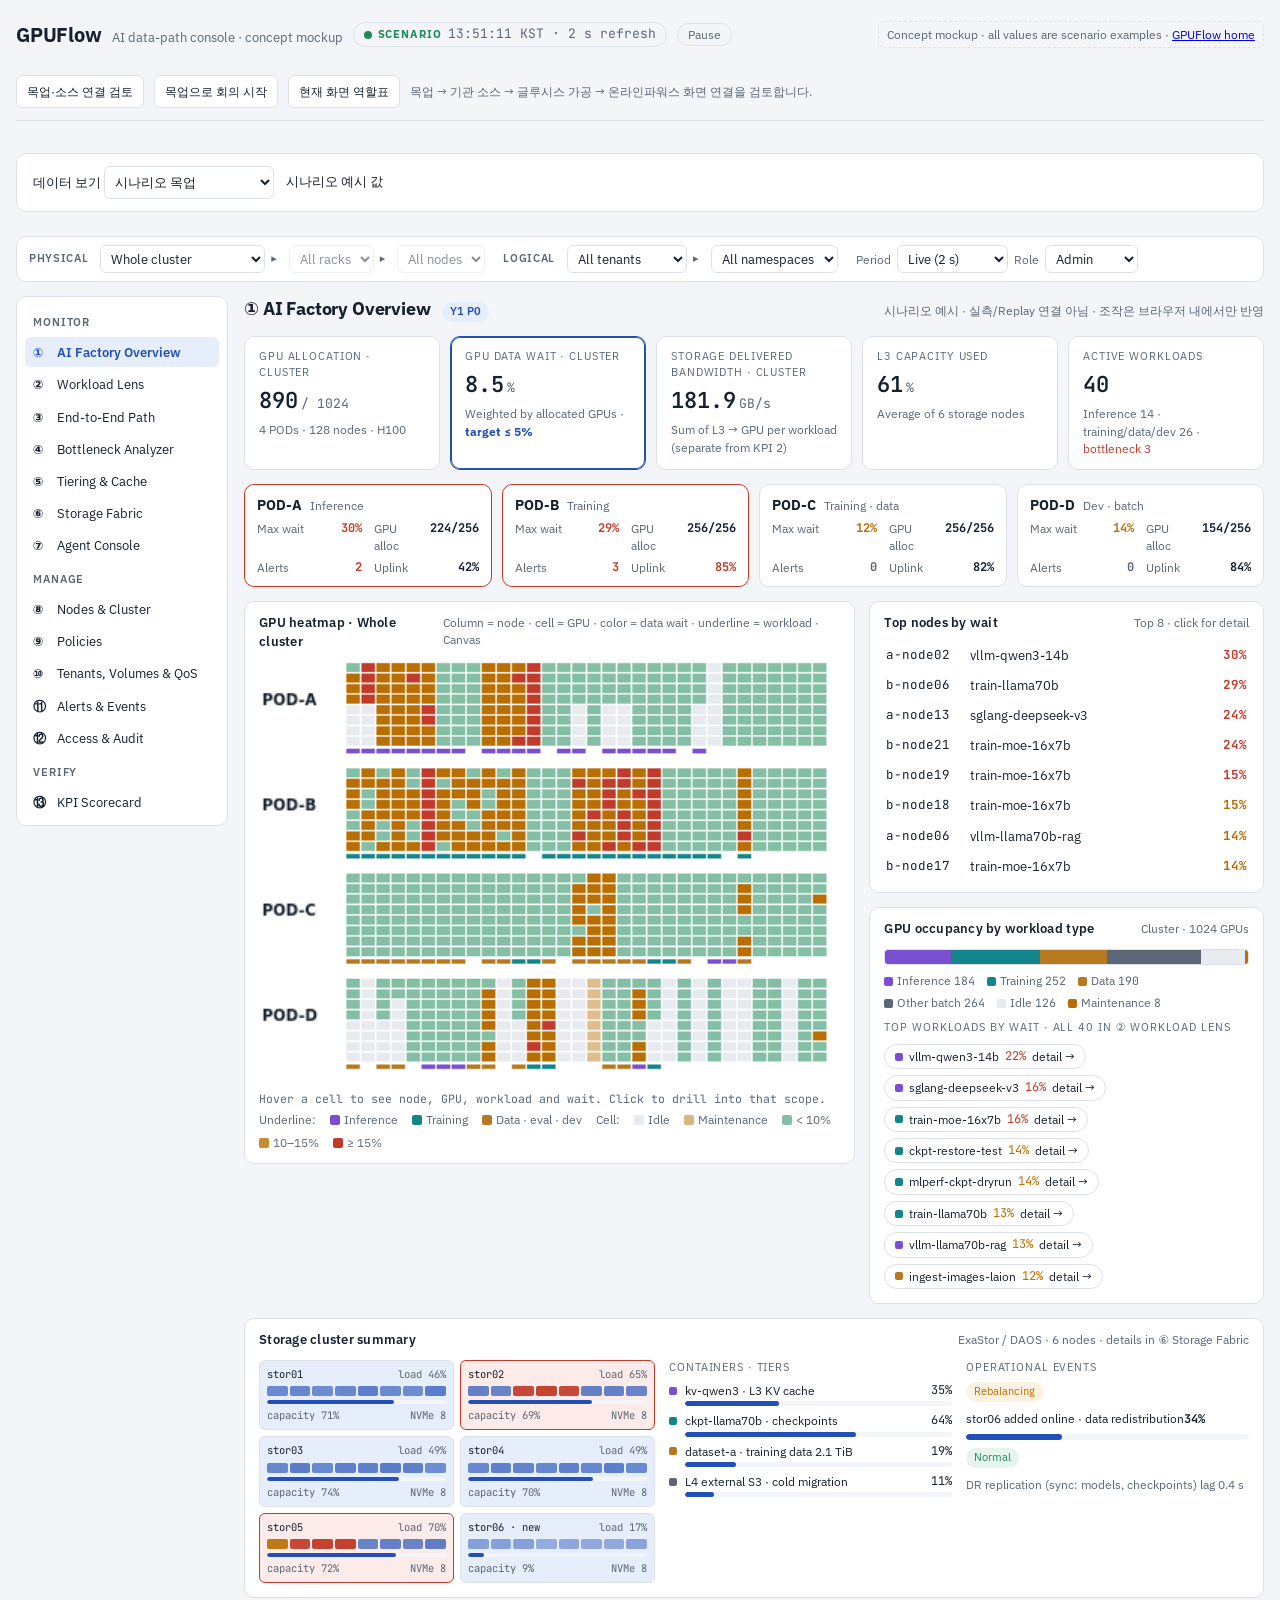
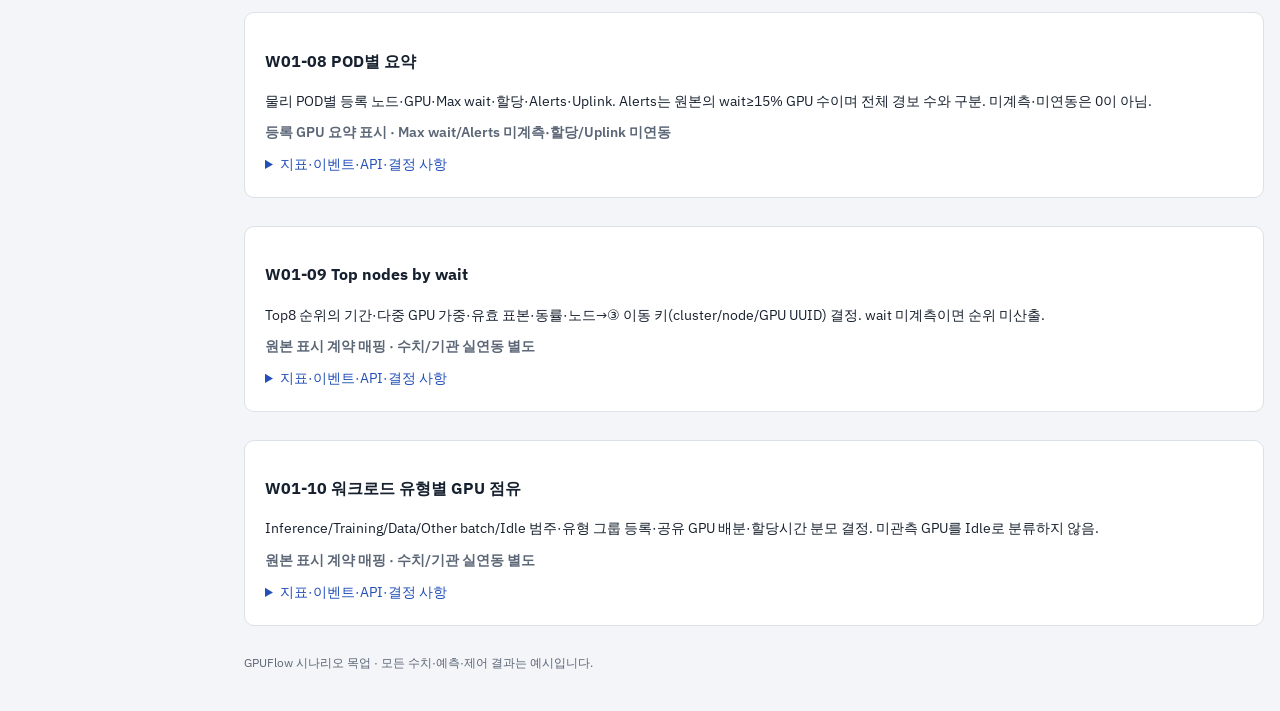
<file: console/index.html>
<!doctype html><html lang="en"><head><meta charset=utf8><meta name=viewport content="width=device-width,initial-scale=1,viewport-fit=cover"><style>:root{color-scheme:light;box-sizing:border-box;padding-top:env(safe-area-inset-top,0px);padding-bottom:env(safe-area-inset-bottom,0px)}html{scroll-padding-top:env(safe-area-inset-top,0px)}body{margin:0;padding:0;font:14px -apple-system,BlinkMacSystemFont,sans-serif;background:#fff;color:#000}img{max-width:100%}[hidden]:not([hidden=until-found i]){display:none!important}</style><link rel="stylesheet" href="review.css">
<link rel="stylesheet" href="testbed.css">
</head><body>
<title>GPUFlow Console (concept)</title>
<meta name="claude:viewport-fit-sides" content="cover">
<link rel="preconnect" href="https://fonts.googleapis.com">
<link rel="stylesheet" href="https://fonts.googleapis.com/css2?family=IBM+Plex+Sans:wght@400;500;600;700&family=JetBrains+Mono:wght@400;600&display=swap">
<style>
/* Layout: workload list (left) · vertical GPU→storage path (center) · tier panel (right); KPI strip above; timeline, diagnosis, Agent below */
:root{
  --bg:#F3F5F8; --panel:#FFFFFF; --line:#DCE1E8; --ink:#16202E; --muted:#5B6676;
  --accent:#2350B8; --accent-soft:#E6EDFB;
  --good:#1F8A5B; --warn:#B86E00; --crit:#C23B2A; --crit-soft:#FCEBE8; --warn-soft:#FDF2E1; --good-soft:#E5F4EC;
  --gpu:#6B4FBB; --rail:#C9D2DE; --wl1:#7A4FD0; --wl2:#13858A; --wl3:#B7791F; --idle:#E7EBF0; --badge:#4B2FA8; --badge-hot:#B3261E; --badge-fg:#FFFFFF; --node-bg:#EEF2F8;
  --f-ui:"IBM Plex Sans",system-ui,-apple-system,"Segoe UI",sans-serif;
  --f-data:"JetBrains Mono",ui-monospace,"SFMono-Regular",Consolas,monospace;
}
@media (prefers-color-scheme: dark){:root:not([data-theme="light"]){
  --bg:#0F141B; --panel:#161D27; --line:#2A3443; --ink:#E6ECF3; --muted:#93A0B2;
  --accent:#7DA2F2; --accent-soft:#1C2A45; --good:#4CC28A; --warn:#E3A33B; --crit:#F0705E;
  --crit-soft:#3A1F1C; --warn-soft:#352A16; --good-soft:#16302A; --gpu:#A992F0; --rail:#344257; --wl1:#B39BF5; --wl2:#4FC4C6; --wl3:#E8B04E; --idle:#222B38; --badge:#6A4FE0; --badge-hot:#D63B2F; --badge-fg:#FFFFFF; --node-bg:#1E2734; color-scheme:dark}}
:root[data-theme="dark"]{
  --bg:#0F141B; --panel:#161D27; --line:#2A3443; --ink:#E6ECF3; --muted:#93A0B2;
  --accent:#7DA2F2; --accent-soft:#1C2A45; --good:#4CC28A; --warn:#E3A33B; --crit:#F0705E;
  --crit-soft:#3A1F1C; --warn-soft:#352A16; --good-soft:#16302A; --gpu:#A992F0; --rail:#344257; --wl1:#B39BF5; --wl2:#4FC4C6; --wl3:#E8B04E; --idle:#222B38; --badge:#6A4FE0; --badge-hot:#D63B2F; --badge-fg:#FFFFFF; --node-bg:#1E2734; color-scheme:dark}
*{box-sizing:border-box}
body{background:var(--bg);color:var(--ink);font-family:var(--f-ui);font-size:14px;line-height:1.45}
.wrap{max-width:1360px;margin:0 auto;padding-block:20px 40px;padding-left:max(16px,env(safe-area-inset-left,0px));padding-right:max(16px,env(safe-area-inset-right,0px));display:flex;flex-direction:column;gap:14px}
header.top{display:flex;flex-wrap:wrap;align-items:center;gap:12px 20px;justify-content:space-between}
.brand{display:flex;align-items:baseline;gap:10px}
.brand b{font-size:20px;letter-spacing:-.01em}
.brand span{color:var(--muted);font-size:13px}
.live{display:inline-flex;align-items:center;gap:6px;font-size:12px;color:var(--muted);border:1px solid var(--line);border-radius:999px;padding:2px 10px;align-self:center}
.live i{width:8px;height:8px;border-radius:50%;background:var(--good);animation:pulse 2s ease-out infinite}
.live b{font-size:11px;letter-spacing:.08em;color:var(--good)}
.live.off i{animation:none;background:var(--muted)}.live.off b{color:var(--muted)}
@keyframes pulse{0%{box-shadow:0 0 0 0 color-mix(in srgb,var(--good) 60%,transparent)}100%{box-shadow:0 0 0 8px transparent}}
@media (prefers-reduced-motion:reduce){.live i{animation:none}}
.pause{font:inherit;font-size:12px;padding:2px 10px;border-radius:999px;border:1px solid var(--line);background:transparent;color:var(--muted);cursor:pointer;align-self:center}
.pause:focus-visible{outline:2px solid var(--accent);outline-offset:1px}
.brand{flex-wrap:wrap}
.kpi .v{transition:color .3s}
.views{display:flex;gap:6px;flex-wrap:wrap;border-bottom:1px solid var(--line)}
.views button{font:inherit;font-size:13.5px;font-weight:600;padding:8px 14px;border:0;border-bottom:2px solid transparent;background:transparent;color:var(--muted);cursor:pointer;display:flex;gap:8px;align-items:baseline}
.views button small{font-weight:400;font-size:11.5px}
.views button[aria-pressed="true"]{color:var(--ink);border-bottom-color:var(--accent)}
.views button:focus-visible{outline:2px solid var(--accent);outline-offset:-2px}
.view{display:flex;flex-direction:column;gap:14px}
.view[hidden]{display:none}
.ovk{display:grid;grid-template-columns:repeat(5,minmax(0,1fr));gap:10px}
.ovk .kpi .v{font-size:22px}
.ovgrid{display:grid;grid-template-columns:minmax(0,1.55fr) minmax(0,1fr);gap:14px;align-items:start}
.pods{padding:10px 14px 14px;display:flex;flex-direction:column;gap:12px}
.pod{border:1px solid var(--line);border-radius:10px;padding:10px 12px;display:flex;flex-direction:column;gap:8px}
.pod.hotp{border-color:var(--crit)}
.pod .ph2{display:flex;flex-wrap:wrap;align-items:baseline;gap:6px 12px;justify-content:space-between}
.pod .ph2 b{font-size:13px}
.pod .ph2 .st{font-size:12px;color:var(--muted)}
.wchips{display:flex;flex-wrap:wrap;gap:6px}
.wchip{font:inherit;font-size:12px;padding:3px 10px;border-radius:999px;border:1px solid var(--line);background:var(--panel);color:var(--ink);cursor:pointer;display:inline-flex;gap:6px;align-items:center}
.wchip i{width:8px;height:8px;border-radius:2px;display:block}
.wchip:hover{border-color:var(--accent)}
.wchip:focus-visible,.gnode:focus-visible,.snode:focus-visible{outline:2px solid var(--accent);outline-offset:1px}
.gnodes{display:grid;grid-template-columns:repeat(auto-fill,minmax(132px,1fr));gap:6px}
.gnode{all:unset;box-sizing:border-box;cursor:pointer;border:1px solid var(--line);border-radius:6px;padding:5px 6px;display:flex;flex-direction:column;gap:4px}
.gnode:hover{border-color:var(--accent)}
.gnode.idle{cursor:default;opacity:.75}
.gnode.hotn{border-color:var(--crit)}
.gnode .r1{display:flex;justify-content:space-between;font-family:var(--f-data);font-size:10.5px;color:var(--muted)}
.gcells{display:grid;grid-template-columns:repeat(8,1fr);gap:2px}
.gcells i{height:12px;border-radius:2px;display:block;border-bottom:3px solid transparent}
.gcells i.idle{background:var(--idle)}
.fabric{margin:0 14px;padding:10px 12px;border:1px dashed var(--line);border-radius:10px;display:flex;flex-direction:column;gap:6px}
.fabric .t{font-size:12.5px;font-weight:600}
.links{display:grid;grid-template-columns:repeat(auto-fill,minmax(150px,1fr));gap:6px 12px}
.link{font-size:11.5px;display:grid;grid-template-columns:1fr auto;gap:2px 6px}
.link .bar{grid-column:1/3;height:5px}
.link.hot{color:var(--crit)} .link.hot .bar b{background:var(--crit)}
.stor{padding:10px 14px 14px;display:flex;flex-direction:column;gap:10px}
.snodes{display:grid;grid-template-columns:repeat(auto-fill,minmax(150px,1fr));gap:6px}
.snode{border:1px solid var(--line);border-radius:6px;padding:6px 7px;display:flex;flex-direction:column;gap:4px;background:var(--accent-soft)}
.snode.hot{border-color:var(--crit);background:var(--crit-soft)}
.snode .r1{display:flex;justify-content:space-between;font-family:var(--f-data);font-size:10.5px}
.snode .r1 span:last-child{color:var(--muted)}
.tcells{display:grid;grid-template-columns:repeat(8,1fr);gap:2px}
.tcells i{height:10px;border-radius:2px;display:block}
.snode .cap{height:4px}
.conts{display:flex;flex-direction:column;gap:6px}
.cont{display:grid;grid-template-columns:auto 1fr auto;gap:2px 8px;font-size:12px;align-items:center}
.cont i{width:8px;height:8px;border-radius:2px;display:block}
.cont .bar{grid-column:2/4;height:5px}
.evline{font-size:12px;display:flex;gap:8px;align-items:center;flex-wrap:wrap}
.ovlg{display:flex;flex-wrap:wrap;gap:6px 14px;font-size:11.5px;color:var(--muted);padding:0 14px}
.ovlg i{display:inline-block;width:10px;height:10px;border-radius:2px;margin-right:4px;vertical-align:-1px}
@media (max-width:1100px){.ovgrid{grid-template-columns:1fr}.ovk{grid-template-columns:repeat(3,minmax(0,1fr))}}
@media (max-width:720px){.ovk{grid-template-columns:repeat(2,minmax(0,1fr))}}
.ksban{font-size:12.5px;border:1px dashed var(--warn);background:var(--warn-soft);border-radius:8px;padding:8px 12px}
.ksban b{color:var(--warn);margin-right:6px}
.ksgrid{display:grid;grid-template-columns:240px minmax(0,1fr) 300px;gap:14px;align-items:start}
.kside{display:flex;flex-direction:column;gap:14px;min-width:0}
.kscap{font-size:11.5px;color:var(--muted);font-family:var(--f-data)}
nav .kscap{padding:0 14px 12px;display:block}
.kspipe{display:grid;grid-template-columns:repeat(3,minmax(0,1fr));gap:12px;padding:10px 14px}
.kscol{border:1px solid var(--line);border-radius:8px;padding:10px;display:flex;flex-direction:column;gap:6px;min-width:0}
.kscol:nth-child(3){border-color:var(--accent);background:var(--accent-soft)}
.kv{display:grid;grid-template-columns:auto 1fr;gap:4px 10px;margin:0;font-size:12.5px}
.kv dt{color:var(--muted)} .kv dd{margin:0;overflow-wrap:anywhere}
.fl{font-size:12px;color:var(--muted);display:flex;justify-content:space-between;gap:6px}
.fl b{color:var(--ink);font-weight:600}
.kscol input[type=range]{width:100%;accent-color:var(--accent)}
select{font:inherit;font-size:12.5px;padding:4px 6px;border-radius:6px;border:1px solid var(--line);background:var(--panel);color:var(--ink)}
.kseff{font-size:12px;color:var(--good);margin-top:auto}
.ksconf{padding:0 14px 14px;display:flex;flex-direction:column;gap:8px}
.tabs2{display:inline-flex;border:1px solid var(--line);border-radius:8px;overflow:hidden;align-self:flex-start}
.tabs2 button{font:inherit;font-size:12px;padding:5px 12px;border:0;background:transparent;color:var(--muted);cursor:pointer}
.tabs2 button+button{border-left:1px solid var(--line)}
.tabs2 button[aria-pressed="true"]{background:var(--accent-soft);color:var(--accent);font-weight:600}
.code{margin:0;font-family:var(--f-data);font-size:12px;line-height:1.55;background:var(--bg);border:1px solid var(--line);border-radius:8px;padding:10px 12px;overflow-x:auto;white-space:pre}
.ksact{display:flex;flex-wrap:wrap;align-items:center;gap:10px}
.btn{font:inherit;font-size:13px;padding:7px 14px;border-radius:8px;border:1px solid var(--accent);background:var(--accent);color:var(--panel);cursor:pointer}
.btn.ghost{background:transparent;color:var(--accent);font-size:12px;padding:5px 10px;align-self:flex-start}
.btn:focus-visible,.tabs2 button:focus-visible{outline:2px solid var(--accent);outline-offset:1px}
.kspad{padding:10px 14px 14px;display:flex;flex-direction:column;gap:8px}
.sw{display:flex;gap:8px;align-items:center;font-size:13px;font-weight:600}
.sw input{accent-color:var(--accent);width:16px;height:16px}
.row2{display:grid;grid-template-columns:auto 1fr;gap:6px 10px;align-items:center}
.hrow{display:grid;grid-template-columns:1fr auto;gap:2px 8px;align-items:center;font-size:12.5px}
.hrow .kscap{grid-column:1/3;font-family:var(--f-ui)}
.rk{display:grid;grid-template-columns:52px 1fr 36px;gap:8px;align-items:center;font-size:11.5px}
.rk .bar{height:6px} .rk.hi{color:var(--crit)} .rk.hi .bar b{background:var(--crit)}
.klog{list-style:none;margin:0;padding:10px 14px 14px;display:flex;flex-direction:column;gap:4px;font-size:12.5px}
.klog li{display:flex;gap:10px} .klog li .num{color:var(--muted);font-size:11.5px}
@media (max-width:1100px){.ksgrid{grid-template-columns:1fr}.kspipe{grid-template-columns:1fr}}
.ngrid{display:grid;grid-template-columns:minmax(0,1fr) 320px;gap:14px;align-items:start}
.ngrid2{display:grid;grid-template-columns:minmax(0,1fr) minmax(0,1fr);gap:14px;align-items:start}
.ntopo{padding:6px 14px 0;overflow-x:auto}
.topo2{width:100%;min-width:560px;height:auto;display:block}
.dpuhit{cursor:pointer}.dpuhit:focus-visible rect{stroke:var(--accent);stroke-width:2}
.tw{overflow-x:auto;padding:4px 14px 14px}
.dtab{width:100%;border-collapse:collapse;font-size:12.5px}
.dtab th{text-align:left;font-weight:600;font-size:11.5px;color:var(--muted);border-bottom:1px solid var(--line);padding:6px 8px}
.dtab td{border-bottom:1px solid var(--line);padding:6px 8px}
.dtab tr[data-dpu]{cursor:pointer}
.dtab tr.sel td{background:var(--accent-soft)}
.dtab tr.hot td{color:var(--crit)}
.dstat dd.bad{color:var(--crit);font-weight:600}
.diff{font-size:12px;border:1px solid var(--line);border-radius:8px;padding:8px 10px}
.diff ul{margin:4px 0 0;padding-left:16px}
.btn[disabled]{opacity:.45;cursor:not-allowed}
@media (max-width:1100px){.ngrid,.ngrid2{grid-template-columns:1fr}}
.wrap{max-width:1560px}
.scopebar{display:flex;flex-wrap:wrap;gap:8px 18px;align-items:center;padding:8px 12px;border:1px solid var(--line);border-radius:10px;background:var(--panel)}
.scg{display:flex;flex-wrap:wrap;align-items:center;gap:6px}
.scl{font-size:11px;letter-spacing:.06em;color:var(--muted);font-weight:600}
.scg .arr{color:var(--muted);font-size:11px}
.sc{display:flex;align-items:center;gap:6px;font-size:12px;color:var(--muted)}
.sc select:disabled{opacity:.5}
.shell{display:grid;grid-template-columns:212px minmax(0,1fr);gap:16px;align-items:start}
.side{position:sticky;top:env(safe-area-inset-top,0px);display:flex;flex-direction:column;gap:2px;padding:8px;border:1px solid var(--line);border-radius:10px;background:var(--panel)}
.sg{font-size:11px;letter-spacing:.08em;color:var(--muted);font-weight:600;padding:10px 8px 4px}
.si{font:inherit;font-size:12.5px;text-align:left;display:grid;grid-template-columns:20px 1fr auto;gap:4px;align-items:center;padding:6px 8px;border:0;border-radius:6px;background:transparent;color:var(--ink);cursor:pointer}
.si:hover{background:var(--bg)} .si.on{background:var(--accent-soft);color:var(--accent);font-weight:600}
.si:focus-visible{outline:2px solid var(--accent);outline-offset:-2px}
.si .sn{font-weight:600} .si .sb{font-size:10px;color:var(--muted);border:1px solid var(--line);border-radius:4px;padding:0 4px}
.mainv{display:flex;flex-direction:column;gap:14px;min-width:0}
.scrh{display:flex;flex-wrap:wrap;align-items:baseline;gap:8px 12px}
.scrh h1{font-size:18px;margin:0;letter-spacing:-.01em}
.yb{font-size:11px;padding:2px 8px;border-radius:999px;background:var(--accent-soft);color:var(--accent);font-weight:600;white-space:nowrap}
.yb.ro{background:var(--warn-soft);color:var(--warn)}
.srcb{font-size:11.5px;color:var(--muted);display:inline-flex;gap:6px;align-items:center;margin-left:auto}
.srcb i{display:inline-block;width:8px;height:8px;border-radius:50%}
.d-live{background:var(--good)} .d-rep{background:var(--wl1)} .d-sim{background:var(--muted)}
.src{font-size:11px;padding:1px 6px;border-radius:4px;border:1px solid var(--line)} .src.s-sim{color:var(--muted)} .src.s-live{color:var(--good);border-color:var(--good)} .src.s-none{color:var(--warn)}
body.ro .mainv .btn,body.ro .mainv .tg,body.ro .mainv input,body.ro .mainv .act,body.ro .mainv .pol,body.ro .mainv select:not(#sc-per){pointer-events:none;opacity:.5}
@keyframes flash{0%{box-shadow:0 0 0 3px var(--accent)}100%{box-shadow:0 0 0 0 transparent}}
.flash{animation:flash 1.4s ease-out}
.podtiles{display:grid;grid-template-columns:repeat(4,minmax(0,1fr));gap:10px}
.ptile{font:inherit;text-align:left;display:grid;grid-template-columns:1fr 1fr;gap:4px 12px;padding:10px 12px;border:1px solid var(--line);border-radius:10px;background:var(--panel);color:var(--ink);cursor:pointer}
.ptile:hover{border-color:var(--accent)} .ptile.sel{border-color:var(--accent);box-shadow:inset 0 0 0 1px var(--accent)} .ptile.hotp{border-color:var(--crit)}
.ptile:focus-visible{outline:2px solid var(--accent);outline-offset:1px}
.pt1{grid-column:1/3;display:flex;gap:8px;align-items:baseline} .pt1 b{font-size:14px} .pt1 span{font-size:12px;color:var(--muted)}
.pt2{display:flex;justify-content:space-between;gap:6px;font-size:12px} .pt2>span{color:var(--muted)}
.hmwrap{padding:8px 14px 0;overflow-x:auto} #hm{width:100%;min-width:420px;height:auto;display:block}
.hmtip{padding:4px 14px;font-size:11.5px;color:var(--muted);min-height:18px}
.topn{list-style:none;margin:0;padding:8px 10px 12px;display:flex;flex-direction:column;gap:2px}
.topn button,.topn .tt{font:inherit;width:100%;display:grid;grid-template-columns:76px 1fr auto;gap:8px;align-items:center;padding:5px 6px;border:0;border-radius:6px;background:transparent;color:var(--ink);text-align:left;font-size:12.5px}
.topn button{cursor:pointer} .topn button:hover{background:var(--bg)}
.stor3{display:grid;grid-template-columns:minmax(0,1.4fr) minmax(0,1fr) minmax(0,1fr);gap:14px;align-items:start}
.tabs2.big button{font-size:13px;padding:7px 14px}
.mdr{display:grid;grid-template-columns:auto 1fr auto auto;gap:2px 10px;align-items:center;font-size:12px}
.mdr .bar{grid-column:1/5;height:5px}
.ostg{display:grid;grid-template-columns:repeat(2,minmax(0,1fr));gap:4px 12px}
.ost{display:grid;grid-template-columns:62px 1fr 34px;gap:6px;align-items:center;font-size:11px} .ost .bar{height:5px} .ost.hot{color:var(--crit)} .ost.hot .bar b{background:var(--crit)}
.acts2{display:flex;gap:6px;flex-wrap:wrap}
.orch{display:grid;grid-template-columns:repeat(2,minmax(0,1fr));gap:14px}
.oc{padding:12px 14px;display:grid;grid-template-columns:auto 1fr;gap:4px 10px;align-items:center;font-size:12.5px}
.oc b{font-size:14px} .oc>*:nth-child(n+3){grid-column:1/3}
.isor{display:grid;grid-template-columns:auto 1fr auto;gap:8px;align-items:center;font-size:12.5px}
.alist{list-style:none;margin:0;padding:8px 12px 12px;display:flex;flex-direction:column;gap:6px}
.alist li{display:grid;grid-template-columns:auto 1fr auto;gap:10px;align-items:center;padding:8px 10px;border:1px solid var(--line);border-radius:8px;font-size:12.5px}
.alist li.crit{border-left:3px solid var(--crit)} .alist li.warn{border-left:3px solid var(--warn)} .alist li.ack{opacity:.55}
.am{display:flex;flex-direction:column;gap:2px} .aa{display:flex;gap:6px;align-items:center}
.pill.crit{background:var(--crit-soft);color:var(--crit)}
.mtx td,.mtx th{text-align:center} .mtx td:first-child,.mtx th:first-child{text-align:left} .mtx td.cur{background:var(--accent-soft);font-weight:700}
.tg{font:inherit;font-size:11.5px;padding:3px 10px;border-radius:999px;border:1px solid var(--line);background:transparent;color:var(--muted);cursor:pointer;white-space:nowrap}
.tg.on{border-color:var(--good);color:var(--good);background:var(--good-soft)}
.tg:focus-visible{outline:2px solid var(--accent);outline-offset:1px}
@media (max-width:1180px){.shell{grid-template-columns:1fr}.side{position:static;flex-direction:row;flex-wrap:wrap}.sg{width:100%;padding:4px}.podtiles{grid-template-columns:repeat(2,minmax(0,1fr))}.stor3{grid-template-columns:1fr}.kpis{grid-template-columns:repeat(3,minmax(0,1fr))}.orch{grid-template-columns:1fr}}
.fc{border-top:1px solid var(--line);margin:0 14px;padding:12px 0 14px;display:flex;flex-direction:column;gap:8px}
.fch{display:flex;flex-wrap:wrap;align-items:center;justify-content:space-between;gap:8px}
.fch h2{font-size:13px;margin:0}
.fcsvg svg{width:100%;height:auto;display:block}
.fcl{list-style:none;margin:0;padding:0;display:flex;flex-direction:column;gap:4px}
.fcl li{display:grid;grid-template-columns:48px 1fr auto auto;gap:10px;align-items:center;font-size:12.5px;padding:6px 8px;border:1px solid var(--line);border-radius:8px}
.fcl li.crit{border-left:3px solid var(--crit)} .fcl li.warn{border-left:3px solid var(--warn)}
.pred{font-size:11px;margin-top:2px}
.b2{display:grid;grid-template-columns:52px 1fr 40px;gap:6px;align-items:center;font-size:11px;color:var(--muted)}
.b2+.b2{margin-top:3px}
.b2 .bar{height:7px} .b2 .num{text-align:right;color:var(--ink)}
.b2.pb .bar b{background:var(--wl1)} .b2.pb.warn .bar b{background:var(--warn)} .b2.pb.crit .bar b{background:var(--crit)}
.b2.pb.warn .num{color:var(--warn)} .b2.pb.crit .num{color:var(--crit);font-weight:600}
.pwarn{font-size:11px;color:var(--crit);font-weight:600;margin-top:2px}
.ttb{position:relative;overflow:visible} .ttb i{position:absolute;top:-3px;bottom:-3px;width:2px;background:var(--ink);opacity:.7}
.b2.tt.warn:not(.pb) .bar b{background:var(--warn)} .b2.tt.crit:not(.pb) .bar b{background:var(--crit)} .b2.tt.crit:not(.pb) .num{color:var(--crit);font-weight:600}
.psrc{font-size:10px;border:1px solid currentColor;border-radius:3px;padding:0 3px;margin-right:3px;opacity:.8}
.note{font-size:12px;color:var(--muted);border:1px dashed var(--line);border-radius:6px;padding:4px 8px}
.panel{background:var(--panel);border:1px solid var(--line);border-radius:10px;min-width:0}
.ph{display:flex;align-items:baseline;justify-content:space-between;gap:8px;padding:12px 14px 0}
.ph h2{font-size:13px;font-weight:600;margin:0;letter-spacing:.02em}
.ph small{color:var(--muted);font-size:12px}
.eyebrow{font-size:11px;letter-spacing:.08em;text-transform:uppercase;color:var(--muted)}
.num{font-family:var(--f-data);font-variant-numeric:tabular-nums}

/* KPI strip */
.kpis{display:grid;grid-template-columns:repeat(6,minmax(0,1fr));gap:10px}
.kpi{padding:12px 14px;display:flex;flex-direction:column;gap:4px;position:relative}
.kpi .v{font-size:24px;font-weight:600}
.kpi .v.blink{color:var(--accent)}
.kpi .v u{font-size:13px;text-decoration:none;color:var(--muted);margin-left:3px;font-weight:400}
.kpi .d{font-size:12px;color:var(--muted)}
.spk{height:36px;margin-top:4px;cursor:crosshair;position:relative}
.spk svg{width:100%;height:100%;display:block;overflow:visible}
.spr{position:absolute;top:10px;right:12px;font-size:11px;color:var(--muted);background:var(--panel)}
.rangebar{display:flex;flex-wrap:wrap;align-items:center;gap:8px 12px;margin-bottom:-4px}
.seg{display:inline-flex;border:1px solid var(--line);border-radius:8px;overflow:hidden;background:var(--panel)}
.seg button{font:inherit;font-size:12.5px;padding:5px 12px;border:0;background:transparent;color:var(--muted);cursor:pointer;display:flex;gap:6px;align-items:baseline}
.seg button+button{border-left:1px solid var(--line)}
.seg button small{font-size:11px;opacity:.8}
.seg button[aria-pressed="true"]{background:var(--accent-soft);color:var(--accent);font-weight:600}
.seg button:focus-visible{outline:2px solid var(--accent);outline-offset:-2px}
.rhint{font-size:11.5px;color:var(--muted)}
.kpi.north{border-color:var(--accent);box-shadow:inset 0 0 0 1px var(--accent)}
.delta.good{color:var(--good)} .delta.bad{color:var(--crit)}

/* main grid */
.main{display:grid;grid-template-columns:260px minmax(0,1fr) 300px;gap:14px;align-items:start}
.wl{list-style:none;margin:0;padding:10px;max-height:min(1100px,80vh);overflow-y:auto;display:flex;flex-direction:column;gap:6px}
.wl button{all:unset;box-sizing:border-box;width:100%;display:grid;grid-template-columns:1fr auto;gap:2px 8px;padding:10px;border-radius:8px;border:1px solid transparent;cursor:pointer}
.wl button:hover{background:var(--bg)}
.wl button:focus-visible{outline:2px solid var(--accent);outline-offset:1px}
.wl button[aria-pressed="true"]{border-color:var(--accent);background:var(--accent-soft)}
.wl .n{font-weight:600;font-size:13px;overflow-wrap:anywhere}
.wl .t{grid-column:1/2;font-size:12px;color:var(--muted)}
.pill{font-size:11px;padding:2px 8px;border-radius:999px;align-self:start;white-space:nowrap}
.pill.crit{background:var(--crit-soft);color:var(--crit)} .pill.warn{background:var(--warn-soft);color:var(--warn)} .pill.good{background:var(--good-soft);color:var(--good)}
.wl .m{grid-column:1/3;font-size:12px;color:var(--muted)}
.wl .grp{display:grid;grid-template-columns:1fr auto;gap:0 8px;padding:8px 4px 2px;border-top:1px solid var(--line);margin-top:4px}
.wl .grp:first-child{border-top:0;margin-top:0;padding-top:2px}
.wl .gn{font-size:12px;font-weight:700;letter-spacing:.04em}
.wl .gc{font-size:11px;color:var(--muted);align-self:center}
.wl .gs{grid-column:1/3;font-size:11.5px;color:var(--muted)}

/* path */
.path{padding:10px 14px 14px;display:grid;grid-template-columns:26px minmax(0,1fr);gap:0 10px}
.rail{position:relative;grid-row:1/-1}
.rail canvas{position:absolute;inset:0;width:100%;height:100%;display:block}
.hops{display:flex;flex-direction:column;gap:6px}
.hop{display:grid;grid-template-columns:minmax(0,1.3fr) minmax(0,1fr) 92px;gap:4px 12px;align-items:center;padding:9px 12px;border:1px solid var(--line);border-radius:8px;position:relative}
.hop .nm{font-weight:600;font-size:13px}
.hop .sb{font-size:12px;color:var(--muted)}
.hop .chips{display:flex;flex-wrap:wrap;gap:4px;margin-top:4px}
.chip{font-family:var(--f-data);font-size:10.5px;padding:1px 6px;border-radius:4px;border:1px solid var(--line);color:var(--muted)}
.chip.on{border-color:var(--good);color:var(--good)}
.chip.off{text-decoration:line-through}
.bar{height:6px;background:var(--bg);border-radius:3px;overflow:hidden}
.bar b{display:block;height:100%;background:var(--accent);border-radius:3px;transition:width .8s ease}
.hop .bw{font-size:12px;color:var(--muted);margin-top:3px}
.hop .lat{text-align:right;font-size:13px}
.hop .lat small{display:block;font-size:11px;color:var(--muted);font-family:var(--f-ui)}
.hop.storage{border-color:var(--accent);background:var(--accent-soft)}
.hop.hot{border-color:var(--crit);box-shadow:inset 3px 0 0 var(--crit)}
.hop.hot .lat{color:var(--crit)}
.hop.hot.storage{background:var(--crit-soft)}
.hop .tag{position:absolute;top:-9px;right:10px;font-size:11px;background:var(--crit);color:var(--panel);padding:1px 7px;border-radius:999px}

/* multi-node placement */
.topo{padding:10px 14px 0;display:flex;flex-direction:column;gap:6px}
.topo .hd{display:flex;flex-wrap:wrap;align-items:baseline;justify-content:space-between;gap:6px}
.topo .hd b{font-size:12.5px}
.scope{all:unset;cursor:pointer;font-size:12px;padding:3px 9px;border-radius:999px;border:1px solid var(--line);color:var(--muted)}
.scope[aria-pressed="true"]{border-color:var(--accent);color:var(--accent);background:var(--accent-soft)}
.scope:focus-visible,.nrow:focus-visible{outline:2px solid var(--accent);outline-offset:1px}
.nodes{display:grid;grid-template-columns:repeat(auto-fill,minmax(176px,1fr));gap:6px}
.nrow{all:unset;box-sizing:border-box;cursor:pointer;display:grid;grid-template-columns:auto 1fr auto;align-items:center;gap:6px;padding:5px 7px;border:1px solid var(--line);border-radius:6px}
.nrow[aria-pressed="true"]{border-color:var(--accent);background:var(--accent-soft)}
.nrow.hotn{border-color:var(--crit)}
.nrow .nl{font-family:var(--f-data);font-size:11px;color:var(--muted)}
.nrow .nv{font-family:var(--f-data);font-size:11px}
.cells{display:flex;gap:2px;flex-wrap:nowrap}
.cells i{width:9px;height:12px;border-radius:2px;display:block}
.c-good{background:var(--good);opacity:.55}.c-warn{background:var(--warn);opacity:.8}.c-crit{background:var(--crit)}
.topo .lg{font-size:11.5px;color:var(--muted)}
.hop .spread{display:block;font-size:11px;color:var(--muted);font-family:var(--f-data)}

/* tiers */
.tiers{padding:10px 14px 14px;display:flex;flex-direction:column;gap:10px}
.tier{display:grid;grid-template-columns:54px minmax(0,1fr) 52px;gap:4px 10px;align-items:center}
.tier .k{font-family:var(--f-data);font-size:12px;font-weight:600}
.tier .lbl{grid-column:2/4;font-size:12px;color:var(--muted);margin-top:-2px}
.tier .bar{height:10px}
.tier .r,.tier .lbl{transition:color .3s}
.tier.l0 .bar b{background:var(--gpu)}
.tier.l3 .k{color:var(--accent)}
.tier.l3 .bar b{background:var(--accent)}
.tier .bar b.h{background:var(--good)}
.tier .r{text-align:right;font-size:12px}
.stack{display:flex;height:14px;border-radius:4px;overflow:hidden;border:1px solid var(--line)}
.stack span{display:block;height:100%;transition:flex-basis .8s ease}
.legend{display:flex;flex-wrap:wrap;gap:6px 12px;font-size:11.5px;color:var(--muted)}
.legend i{display:inline-block;width:9px;height:9px;border-radius:2px;margin-right:4px;vertical-align:-1px}
.pols{display:flex;flex-direction:column;gap:6px}
.pol{all:unset;box-sizing:border-box;display:grid;grid-template-columns:auto 1fr;gap:2px 8px;padding:7px 9px;border:1px solid var(--line);border-radius:8px;cursor:pointer}
.pol.base{cursor:default;background:var(--bg)}
.pol:not(.base):hover{border-color:var(--accent)}
.pol:focus-visible{outline:2px solid var(--accent);outline-offset:1px}
.pol.on{border-color:var(--accent);background:var(--accent-soft)}
.pol .st{font-size:10.5px;padding:1px 6px;border-radius:999px;align-self:start;margin-top:1px;white-space:nowrap;border:1px solid var(--line);color:var(--muted)}
.pol.on .st{border-color:var(--good);color:var(--good)}
.pol.base .st{color:var(--muted)}
.pol .pn{font-size:12.5px;font-weight:600}
.pol .pr{grid-column:2;font-family:var(--f-data);font-size:11px;color:var(--muted)}
.pol .pe{grid-column:2;font-size:11.5px}
.pol .pe.exp{color:var(--muted)}
.pol .pe.got{color:var(--good)}
.poleff{margin-top:8px;font-size:12px;display:grid;grid-template-columns:auto 1fr;gap:3px 10px}
.poleff span:nth-child(odd){color:var(--muted)}
.tiers hr{border:0;border-top:1px solid var(--line);margin:4px 0}

/* bottom */
.lower{display:grid;grid-template-columns:minmax(0,1.6fr) minmax(0,1fr);gap:14px;align-items:start}
.chart{padding:4px 14px 12px}
.chart svg{width:100%;height:auto;display:block}
.diag{padding:12px 14px 14px;display:flex;flex-direction:column;gap:10px}
.verdict{border-left:3px solid var(--crit);padding:2px 0 2px 10px}
.verdict.ok{border-color:var(--good)}
.verdict b{display:block;font-size:14px}
.verdict p{margin:4px 0 0;font-size:12.5px;color:var(--muted)}
.ev{margin:0;padding:0;list-style:none;display:flex;flex-direction:column;gap:4px;font-size:12.5px}
.ev li::before{content:"Evidence";font-size:10.5px;color:var(--muted);border:1px solid var(--line);border-radius:4px;padding:0 4px;margin-right:6px}
.acts{display:flex;flex-direction:column;gap:6px}
.act{display:flex;gap:10px;align-items:flex-start;padding:8px 10px;border:1px solid var(--line);border-radius:8px;cursor:pointer}
.act input{margin-top:3px;accent-color:var(--accent)}
.act b{font-size:13px;display:block}
.act small{font-size:12px;color:var(--muted)}
.act:has(input:checked){border-color:var(--accent);background:var(--accent-soft)}
.agent{padding:12px 14px 14px;display:flex;flex-direction:column;gap:10px}
.ask{display:flex;gap:8px;flex-wrap:wrap}
.ask input{flex:1 1 220px;min-width:0;font:inherit;padding:8px 10px;border-radius:8px;border:1px solid var(--line);background:var(--bg);color:var(--ink)}
.ask button,.sugg button{font:inherit;font-size:13px;padding:8px 12px;border-radius:8px;border:1px solid var(--accent);background:var(--accent);color:var(--panel);cursor:pointer}
.sugg{display:flex;flex-wrap:wrap;gap:6px}
.sugg button{background:transparent;color:var(--accent);font-size:12px;padding:4px 10px}
.ans{font-size:13px;background:var(--bg);border-radius:8px;padding:10px 12px;white-space:pre-line;min-height:64px}
.ans .src{display:block;margin-top:6px;font-size:11.5px;color:var(--muted)}
footer{font-size:12px;color:var(--muted)}

@media (max-width:1100px){.main{grid-template-columns:220px minmax(0,1fr)}.tierpanel{grid-column:1/-1}.kpis{grid-template-columns:repeat(3,minmax(0,1fr))}.lower{grid-template-columns:1fr}}
@media (max-width:720px){.main{grid-template-columns:1fr}.kpis{grid-template-columns:repeat(2,minmax(0,1fr))}.hop{grid-template-columns:minmax(0,1fr) 80px}.hop .mid{grid-column:1/-1;order:3}}
</style>

<div class="wrap">
  <header class="top">
    <div class="brand"><b>GPUFlow</b><span>AI data-path console · concept mockup</span><span class="live" id="live"><i></i><b>LIVE</b><span class="num" id="clock"></span></span><button type="button" class="pause" id="pause" aria-pressed="false">Pause</button></div>
    <span class="note">Concept mockup · all values are scenario examples · <a href="../">GPUFlow home</a></span>
  </header>

  <div class="scopebar" id="scopebar"></div>
  <div class="shell"><aside class="side" id="side" aria-label="Screen menu"></aside><div class="mainv">
  <div class="scrh" id="scrh"></div>

  <div id="ov" class="view"></div>
  <div id="fab" class="view" hidden><div class="tabs2 big" id="fab-tabs" role="group" aria-label="Storage Fabric view"></div><div id="fab-st" class="view"></div><div id="net" class="view" hidden></div></div>
  <div id="pol" class="view" hidden><div id="polreg" class="view"></div><div id="ks" class="view"></div></div>
  <div id="node" class="view" hidden></div>
  <div id="ten" class="view" hidden></div>
  <div id="alr" class="view" hidden></div>
  <div id="aud" class="view" hidden></div>
  <div id="sc" class="view" hidden></div>

  <div id="dt" class="view" hidden>
  <div class="rangebar"><span class="eyebrow">Trend range</span><div class="seg" role="group" aria-label="Trend range">
      <button type="button" data-r="live" aria-pressed="true">Live <small>2 s · 2 min</small></button>
      <button type="button" data-r="m1" aria-pressed="false">1 min <small>1-min avg · 1 h</small></button>
      <button type="button" data-r="m10" aria-pressed="false">10 min <small>10-min avg · 12 h</small></button></div>
    <span class="rhint">Hover over a chart to see the value at that time</span></div>
  <section class="kpis" aria-label="Key metrics">
    <div class="panel kpi north" data-review-key="workload-wait"><span class="eyebrow">GPU data-wait ratio · workload</span><span class="v num" id="k-wait"></span><span class="d" id="k-wait-d"></span><span class="spr num" data-m="wait"></span><div class="spk" data-m="wait" aria-hidden="true"></div></div>
    <div class="panel kpi" data-review-key="workload-performance"><span class="eyebrow" id="k2-l"></span><span class="v num" id="k-p2"></span><span class="d" id="k-p2-d"></span><span class="spr num" data-m="p2"></span><div class="spk" data-m="p2" aria-hidden="true"></div></div>
    <div class="panel kpi" data-review-key="workload-bandwidth"><span class="eyebrow">Delivered bandwidth · workload</span><span class="v num" id="k-bw"></span><span class="d">L3 → GPU total · IOPS <b class="num" id="k-iops"></b></span><span class="spr num" data-m="bw"></span><div class="spk" data-m="bw" aria-hidden="true"></div></div>
    <div class="panel kpi" data-review-key="zero-copy"><span class="eyebrow">Zero-copy path ratio</span><span class="v num" id="k-zc"></span><span class="d">GDS + GDR bytes ÷ total</span><span class="spr num" data-m="zc"></span><div class="spk" data-m="zc" aria-hidden="true"></div></div>
    <div class="panel kpi" data-review-key="cache-hit"><span class="eyebrow">Cache/tier hit ratio</span><span class="v num" id="k-hit"></span><span class="d" id="k-hit-d">Lookups at L1 and below</span><span class="spr num" data-m="hit"></span><div class="spk" data-m="hit" aria-hidden="true"></div></div>
    <div class="panel kpi" data-review-key="host-cpu"><span class="eyebrow">Host CPU · node average</span><span class="v num" id="k-cpu"></span><span class="d">KPI 7 · target ≤ 5%</span><span class="spr num" data-m="cpu"></span><div class="spk" data-m="cpu" aria-hidden="true"></div></div>
  </section>

  <div class="main">
    <nav class="panel" aria-label="Workloads" data-review-key="workload-list">
      <div class="ph"><h2>Workloads</h2><small>By type · highest wait first</small></div>
      <ul class="wl" id="wl"></ul>
    </nav>

    <section class="panel" aria-label="Data path">
      <div class="ph"><h2 id="path-title">Data path</h2><small id="path-scope">GPU → storage, selected workload</small></div>
      <div class="topo" id="topo" data-review-key="placement"></div>
      <div class="path">
        <div class="rail" aria-hidden="true"><canvas id="railc"></canvas></div>
        <div class="hops" id="hops" data-review-key="path"></div>
      </div>
      <div class="fc" aria-label="Forecast flow" data-review-key="forecast"><div class="fch"><div><h2>Forecast flow · by layer</h2><small class="kscap" style="font-family:var(--f-ui)">Storage layer = KETI (eBPF + Informer) · other layers = Gluesys ·<span id="fc-acc"></span></small></div>
        <label class="sc"><span>Horizon</span><select id="fc-h"><option value="30">+30 s</option><option value="60" selected>+60 s</option><option value="120">+120 s</option></select></label><span class="yb">KETI · Gluesys · Y1 model · Y2 integration</span></div>
        <div id="fcsvg" class="fcsvg"></div><div class="eyebrow" style="padding:0 2px">Forecast bottlenecks · proactive actions</div><ul class="fcl" id="fclist"></ul></div>
    </section>

    <aside class="panel tierpanel" aria-label="Tiers">
      <div class="ph"><h2>Tiers &amp; cache</h2><small id="tier-sub"></small></div>
      <div class="tiers">
        <div><div class="eyebrow" style="margin-bottom:6px">Tier that served each request</div><div class="stack" id="hitstack"></div>
          <div class="legend" style="margin-top:6px" id="hitlegend"></div></div>
        <hr>
        <div id="tierrows" style="display:flex;flex-direction:column;gap:10px"></div>
        <hr>
        <div><div class="eyebrow" style="margin-bottom:6px">Tiering policies · click to apply / remove</div><div id="policies" class="pols"></div>
          <div id="poleff" class="poleff"></div></div>
      </div>
    </aside>
  </div>

  <div class="lower">
    <section class="panel" aria-label="Timeline">
      <div class="ph"><h2>GPU wait and <span id="ch-l2"></span>, last 2 min</h2><small>Dashed line = policy change</small></div>
      <div class="chart" id="chart"></div>
    </section>
    <section class="panel" aria-label="Bottleneck diagnosis" data-review-key="batch-comparison">
      <div class="ph"><h2>Bottleneck diagnosis</h2><small id="diag-sub"></small></div>
      <div class="diag">
        <div class="verdict" id="verdict"></div>
        <ul class="ev" id="evidence"></ul>
        <div class="eyebrow">Recommended actions · toggle to preview impact</div>
        <div class="acts" id="acts"></div>
      </div>
    </section>
  </div>

  <section class="panel" aria-label="Agent query">
    <div class="ph"><h2>Agent query</h2><small>Answers by querying metrics and events, with evidence</small></div>
    <div class="agent">
      <form class="ask" id="askf"><label for="q" class="eyebrow" style="flex-basis:100%">Question</label><input id="q" placeholder="e.g. Why did TTFT rise for vllm-qwen3-14b?"><button type="submit">Ask</button></form>
      <div class="sugg" id="sugg"></div>
      <div class="ans" id="ans" aria-live="polite">Pick a suggested question or type your own.</div>
    </div>
  </section>

  </div>

  <footer>GPUFlow project · concept mockup. All values are scenario examples, not measurements. Layers and metric names follow the GPUFlow dashboard telemetry standard (draft). <a href="../">Back to the GPUFlow homepage</a></footer>
  </div></div>
</div>

<script>
/* Some viewers do not resolve var(--x) inside SVG attributes, so resolve colors just before drawing (font variables excluded) */
const CSSV=n=>getComputedStyle(document.documentElement).getPropertyValue(n).trim();
const rv=t=>t.replace(/var\((--[\w-]+)\)/g,(m,n)=>n.startsWith('--f-')?m:(CSSV(n)||m));
const LAYERS=[
 {k:'app',nm:'Application',sb:'vLLM · LMCache'},
 {k:'gpu',nm:'GPU memory · L0 HBM',sb:'H100 · PCIe Gen5'},
 {k:'cache',nm:'Host cache · L1 DRAM · L2 CXL',sb:'KV cache tiers'},
 {k:'transport',nm:'Transport path',sb:'GDS · GDR · RDMA'},
 {k:'fabric',nm:'Network · DPU',sb:'RoCEv2 400GbE · NVMe-oF'},
 {k:'storage',nm:'Parallel storage · L3',sb:'DAOS / ExaStor · target · NVMe'},
 {k:'cold',nm:'Cold tier · L4',sb:'External S3'}
];
const TIERS=['l0','l1','l2','l3','l4'];
const TNAME={l0:'L0 HBM',l1:'L1 DRAM',l2:'L2 CXL',l3:'L3 DAOS',l4:'L4 S3'};
const TCOL={l0:'var(--gpu)',l1:'#7E8BA0',l2:'var(--warn)',l3:'var(--accent)',l4:'var(--muted)',miss:'var(--crit)'};

/* Each workload: base state + per-action deltas (effect). Values are scenario examples. */
const W={
 infer:{id:'vllm-qwen3-14b',type:'Inference · multi-turn, 40 sessions',k2:'TTFT p95',k2u:'s',
  base:{wait:23,p2:4.8,bw:6.1,zc:41,hit:58,cpu:4.1,
   hops:{app:[null,'TTFT p95 4.8 s'],gpu:[62,'staging 8 GiB'],cache:[48,'L1 92% used'],transport:[55,'via host 59%'],fabric:[38,'ECN low'],storage:[71,'p99 18 ms · 410k IOPS'],cold:[3,'—']},
   hot:'storage',hotTag:'target skew',
   feat:{gpu:['GDR'],transport:['GDS','GDR','RDMA'],fabric:['RDMA','DPU'],storage:['RR placement','Prefetch']},
   hits:{l0:31,l1:21,l2:0,l3:6,l4:0,miss:42},
   tiers:{l0:[88,'KV blocks 88% of 80 GiB HBM'],l1:[92,'92% of 80 GiB · evict 1.2k/min'],l2:[0,'Inactive'],l3:[34,'512 GiB · writes only, read 6%'],l4:[2,'Archive']}},
  acts:[
   {id:'cxl',b:'Enable L2 CXL tier',s:'Keep KV evicted from L1 in CXL memory (SNU)',d:{wait:-6,p2:-1.1,hit:+14,hits:{l2:+14,miss:-14},tiers:{l2:[61,'61% of 120 GiB'],l1:[78,'78% of 80 GiB']},hops:{cache:[60,'L1 78% · L2 61%']}}},
   {id:'rr',b:'Round-robin target placement',s:'Spread consecutive chunks across targets (Sogang)',d:{wait:-5,p2:-0.9,bw:+3.4,feat:{storage:'RR placement'},hops:{storage:[52,'p99 9 ms · 640k IOPS']},unhot:true}},
   {id:'pf',b:'Server-side prefetch + staging window',s:'Preload into server DRAM from lookup hints; staging 8→2 GiB (Sogang)',d:{wait:-5,p2:-0.7,zc:+27,hit:+6,hits:{l3:+6,miss:-6},feat:{storage:'Prefetch'},tiers:{l3:[34,'512 GiB · read 12%']},hops:{gpu:[48,'staging 2 GiB'],transport:[72,'via host 32%']}}}
  ],
  verdict:['Slow KV restores keep GPUs waiting 23% of the time','L1 DRAM is full, so the KV miss rate is 42%, and the chunks to re-read are concentrated on 3 DAOS targets.'],
  ok:['GPU wait is back below the threshold','See the effect of the applied policies on the timeline.'],
  ev:['L1 at 92%, 1.2k evictions/min','L3 sees writes only; reads are 6%','Spreading chunks over more targets lowers warm TTFT','Round-robin chunk placement lowers mean TTFT']},
 train:{id:'train-llama70b',type:'Training · 70B checkpoint',k2:'Checkpoint save',k2u:'s',
  base:{wait:14,p2:9.6,bw:12.0,zc:68,hit:81,cpu:6.4,
   hops:{app:[null,'step 1.9 s'],gpu:[40,'HBM 71 GiB'],cache:[30,'No burst buffer'],transport:[66,'GDS 88%'],fabric:[83,'PFC pause rising'],storage:[88,'1 slow rank']},
   hot:'fabric',hotTag:'Congestion',
   feat:{gpu:['GDR'],transport:['GDS','RDMA'],fabric:['RDMA','DPU'],storage:['Even striping']},
   hits:{l0:0,l1:0,l2:0,l3:81,l4:0,miss:19},
   tiers:{l0:[89,'71 of 80 GiB HBM'],l1:[40,'Page cache'],l2:[0,'Inactive'],l3:[62,'Checkpoint 114 GiB each'],l4:[11,'Older checkpoints migrated']}},
  acts:[
   {id:'stripe',b:'Even out striping',s:'Remove target skew on the slowest rank (Gluesys)',d:{wait:-4,p2:-2.8,bw:+4,feat:{storage:'Even striping'},hops:{storage:[70,'rank spread 6%']}}},
   {id:'cc',b:'Tune RoCE congestion control',s:'ECN/PFC settings for many-to-one write bursts (MangoBoost)',d:{wait:-5,p2:-1.6,cpu:-1.9,feat:{fabric:'DPU'},hops:{fabric:[64,'PFC pause normal']},unhot:true}},
   {id:'ef',b:'Parallel elephant-flow transfer',s:'Split large objects into parts and send over parallel RDMA (Gluesys)',d:{wait:-2,p2:-1.0,bw:+3,hops:{transport:[80,'8 parts in parallel']}}}
  ],
  verdict:['GPUs stall during checkpoint saves','Switch PFC pauses rise during write bursts, and the single slowest rank sets the save time.'],
  ok:['Checkpoint save time is within the target range','See the effect of the applied policies on the timeline.'],
  ev:['70B on 8 nodes: 114 GiB per node per checkpoint, about 5.7 s at 20 GiB/s write','The slowest rank sets the result, as in MLPerf Storage rules','PFC pause rate rising per minute · DPU fabric metrics (planned)']},
 ingest:{id:'ingest-dataset-a',type:'Training · data ingest',k2:'I/O stall per step',k2u:'ms',
  base:{wait:6,p2:38,bw:4.2,zc:52,hit:88,cpu:3.2,
   hops:{app:[null,'epoch 3/10'],gpu:[22,'Normal'],cache:[44,'page-cache hit 88%'],transport:[30,'Normal'],fabric:[20,'Normal'],storage:[35,'p99 4 ms · 280k IOPS'],cold:[0,'—']},
   hot:null,
   feat:{gpu:['GDR'],transport:['GDS','RDMA'],fabric:['RDMA','DPU'],storage:['Prefetch']},
   hits:{l0:0,l1:88,l2:0,l3:12,l4:0,miss:0},
   tiers:{l0:[40,'32 of 80 GiB HBM'],l1:[64,'Page cache'],l2:[0,'Inactive'],l3:[18,'Dataset 2.1 TiB'],l4:[0,'—']}},
  acts:[{id:'keti',b:'Intelligent prefetching',s:'Preload shuffle windows from a 60 s look-ahead forecast (KETI, Y2)',d:{wait:-3,p2:-20,feat:{storage:'Prefetch'}}}],
  verdict:['Within normal range','Only short I/O-stall spikes during epoch shuffles.'],
  ok:['Within normal range','Stalls dropped further after prefetching was enabled.'],
  ev:['Cache pollution during shuffle · eBPF trace (planned)']}
};
const ORDER=['infer','train','ingest'];
/* Tiering policies: base = always-on default; act = policy tied to a recommended action (action id) */
const POL={
 infer:[{base:true,n:'Default KV store path',r:'L0 → L1 → L3 write-through, LRU eviction'},
  {act:'cxl',n:'Demote L1 evictions to L2',r:'L1 evict → L2 CXL (LRU); promote to L1 on L2 hit'},
  {act:'rr',n:'L3 chunk placement',r:'chunk_no % n_targets → shard (round-robin)'},
  {act:'pf',n:'L3 preload',r:'lookup hint → L3 NVMe → server DRAM, staging window 2 GiB'}],
 train:[{base:true,n:'Checkpoint save',r:'L0 → L3 synchronous write (fsync); previous round → L4 async migration'},
  {act:'stripe',n:'L3 striping',r:'per-rank checkpoint → spread evenly over 16 targets'},
  {act:'ef',n:'Large-object transfer',r:'8-part parallel RDMA PUT → L3'}],
 ingest:[{base:true,n:'Dataset placement',r:'Resident on L3; shards read go to L1 page cache'},
  {act:'keti',n:'Predictive prefetch',r:'60 s look-ahead → L3 → L1 preload'}]
};
function effText(w,a){const d=a.d,p=[];
  if(d.wait)p.push(`wait ${d.wait}%p`);if(d.p2)p.push(`${w.k2} ${d.p2>0?'+':''}${fmt(d.p2,w.k2u)} ${w.k2u}`);
  if(d.hit)p.push(`hit +${d.hit}%p`);if(d.zc)p.push(`zero-copy +${d.zc}%p`);if(d.bw)p.push(`bandwidth +${d.bw} GB/s`);
  if(d.hops&&d.hops.storage)p.push(`L3 ${d.hops.storage[1]}`);return p.join(' · ')}
/* Multi-GPU / multi-node placement: hot = bottleneck node, hf = its wait multiplier, fix = action that resolves it */
const TOPO={
 infer:{nodes:2,gpus:4,desc:'2 nodes × 4 H100 · TP4 × 2 replicas',hot:1,hf:1.45,fix:'rr',why:'KV chunks for this node\'s sessions are concentrated on 3 targets'},
 train:{nodes:8,gpus:8,desc:'8 nodes × 8 H100 · TP8 × DP8',hot:5,hf:2.2,fix:'stripe',why:'Slowest rank; checkpoint writes concentrated on one target'},
 ingest:{nodes:4,gpus:8,desc:'4 nodes × 8 H100 · DDP',hot:null}
};
const state={w:'infer',on:{},node:{infer:null,train:null,ingest:null}};
const WSPEC_POS={};
/* ── 40 workloads: 3 featured (infer·train·ingest) plus 37 scenario workloads modeled on them. [id, template, POD, nodes, GPUs per node, wait %, tenant, namespace, type] ── */
const FEAT=['infer','train','ingest'];
const WSPEC=[
 ['vllm-llama70b-rag','infer',0,4,8,12,'team-infer','proj-rag','Inference · RAG'],['vllm-qwen3-32b-chat','infer',0,2,8,8,'team-infer','proj-llm-serving','Inference · chatbot'],
 ['sglang-deepseek-v3','infer',0,4,8,17,'team-infer','proj-llm-serving','Inference · MoE'],['vllm-gemma3-27b','infer',0,1,8,6,'team-infer','proj-llm-serving','Inference · multimodal'],
 ['triton-embed-bge','infer',0,1,4,3,'team-search','proj-search','Inference · embedding'],['vllm-qwen3-8b-code','infer',0,2,4,9,'team-dev','proj-codeassist','Inference · code'],
 ['tgi-llama8b-batch','infer',0,2,8,5,'team-infer','proj-batch','Inference · batch'],['vllm-mistral-24b','infer',0,1,8,7,'team-infer','proj-llm-serving','Inference · chatbot'],
 ['rerank-bge-v2','infer',0,1,4,4,'team-search','proj-search','Inference · reranker'],
 ['train-qwen3-32b-sft','train',1,4,8,11,'team-train','proj-llm-train','Training · SFT'],['train-llama8b-dpo','train',1,2,8,7,'team-train','proj-llm-train','Training · DPO'],
 ['train-moe-16x7b','train',1,6,8,16,'team-train','proj-moe','Training · MoE pretraining'],['train-vit-h14','train',1,2,8,9,'team-vision','proj-vision','Training · vision'],
 ['train-whisper-l3','train',1,2,8,6,'team-speech','proj-speech','Training · speech'],['ckpt-restore-test','train',1,1,8,13,'team-train','proj-llm-train','Training · checkpoint restore'],
 ['ingest-commoncrawl','ingest',2,4,8,8,'team-data','proj-data','Data · ingest'],['preproc-tokenize-ko','ingest',2,2,8,5,'team-data','proj-data','Data · tokenize'],
 ['finetune-qwen3-8b-lora','train',2,2,8,9,'team-train','proj-finetune','Training · LoRA'],['eval-mmlu-sweep','ingest',2,1,8,4,'team-eval','proj-eval','Eval · benchmark'],
 ['ingest-images-laion','ingest',2,3,8,12,'team-vision','proj-vision','Data · images'],['dedup-minhash','ingest',2,2,8,6,'team-data','proj-data','Data · dedup'],
 ['finetune-gemma-ko','train',2,2,8,7,'team-train','proj-finetune','Training · Korean fine-tune'],['eval-long-context','ingest',2,1,8,5,'team-eval','proj-eval','Eval · long context'],
 ['synthgen-qa','infer',2,2,8,8,'team-data','proj-synth','Inference · synthetic data'],['shard-repack-wds','ingest',2,1,8,10,'team-data','proj-data','Data · shard repack'],
 ['dev-notebook-01','ingest',3,1,4,3,'team-dev','proj-dev','Dev · notebook'],['dev-notebook-02','ingest',3,1,4,4,'team-dev','proj-dev','Dev · notebook'],
 ['dev-notebook-03','ingest',3,1,2,2,'team-dev','proj-dev','Dev · notebook'],['batch-infer-summ','infer',3,2,8,6,'team-infer','proj-batch','Inference · batch summarize'],
 ['batch-infer-translate','infer',3,1,8,5,'team-infer','proj-batch','Inference · batch translate'],['eval-safety-redteam','ingest',3,1,8,4,'team-eval','proj-eval','Eval · safety'],
 ['ci-gds-regress','ingest',3,1,8,11,'team-platform','proj-ci','Dev · GDS regression'],['ci-daos-perf','ingest',3,1,4,9,'team-platform','proj-ci','Dev · DAOS perf test'],
 ['mlperf-ckpt-dryrun','train',3,2,8,14,'team-platform','proj-bench','Benchmark · MLPerf checkpoint'],['io500-prep','ingest',3,2,8,7,'team-platform','proj-bench','Benchmark · IO500'],
 ['dev-kvcache-proto','infer',3,1,8,12,'team-dev','proj-dev','Dev · KV cache prototype'],['dev-rl-sandbox','train',3,1,4,6,'team-dev','proj-dev','Dev · RL']];
WSPEC.forEach(([id,tpl,pod,nodes,g,wait,ten,ns,type])=>{const T=W[tpl],b=T.base,f=wait/b.wait,k=id;
  const base=JSON.parse(JSON.stringify(b));base.wait=wait;base.p2=+(b.p2*Math.sqrt(f)).toFixed(tpl==='ingest'?0:1);base.bw=+(b.bw*nodes/TOPO[tpl].nodes*Math.max(.6,Math.min(1.4,1/Math.sqrt(f)))).toFixed(1);
  base.hit=Math.max(20,Math.min(97,Math.round(b.hit+(b.wait-wait)*1.2)));base.cpu=+(b.cpu*(0.8+wait/40)).toFixed(1);if(wait<15){base.hot=null}
  const fix=s=>s.replace(/\d+%/,wait+'%');
  W[k]={...T,id,type,tpl,base,verdict:wait>=15?[fix(T.verdict[0]),T.verdict[1]]:wait>=10?['In the warning zone',`GPU data wait is ${wait}%, above the 10% warning threshold. Review the same policies as the featured workload (${T.id}).`]:T.ok,ev:[`Same type as featured workload ${T.id} · scenario example values`]};
  TOPO[k]={nodes,gpus:g,desc:`${nodes} nodes × ${g} H100`,hot:wait>=15&&nodes>1?nodes-1:null,hf:1.5,fix:TOPO[tpl].fix,why:TOPO[tpl].why||''};
  POL[k]=POL[tpl];state.node[k]=null;ORDER.push(k);WSPEC_POS[k]={pod,nodes,g,ten,ns}});

const $=s=>document.querySelector(s);
const clamp=(v,a,b)=>Math.max(a,Math.min(b,v));
const lvl=v=>v>=15?'crit':v>=10?'warn':'good';
function nodeFactors(k){const t=TOPO[k],N=t.nodes,on=state.on[k]||{};const hotOn=t.hot!=null&&!on[t.fix];
  const f=Array.from({length:N},(_,n)=>1+(((n*37)%7)-3)*0.02);
  if(hotOn){const rest=(N-t.hf)/(N-1);f.forEach((_,n)=>f[n]=n===t.hot?t.hf:rest*f[n])}
  return {f,hotOn};}
const gpuWait=(wait,fn,n,g)=>wait*fn*(1+((((n*8+g)*53)%11)-5)*0.03);

function compute(key){
  const w=W[key],b=w.base,on=state.on[key]||{};
  const r={wait:b.wait,p2:b.p2,bw:b.bw,zc:b.zc,hit:b.hit,cpu:b.cpu,hops:JSON.parse(JSON.stringify(b.hops)),hot:b.hot,hits:{...b.hits},tiers:JSON.parse(JSON.stringify(b.tiers)),feat:{}};
  for(const L in b.feat)r.feat[L]=b.feat[L].map(f=>({f,on:true}));
  // policy feature chips: off when the policy is off
  w.acts.forEach(a=>{if(a.d.feat)for(const L in a.d.feat){const c=r.feat[L].find(x=>x.f===a.d.feat[L]);if(c)c.on=!!on[a.id]}});
  w.acts.forEach(a=>{if(!on[a.id])return;const d=a.d;
    ['wait','p2','bw','zc','hit','cpu'].forEach(k=>{if(d[k])r[k]+=d[k]});
    if(d.hits)for(const t in d.hits)r.hits[t]+=d.hits[t];
    if(d.tiers)Object.assign(r.tiers,d.tiers);
    if(d.hops)Object.assign(r.hops,d.hops);
    if(d.unhot)r.hot=null;});
  r.wait=clamp(r.wait,2,60);r.hit=clamp(r.hit,0,99);r.zc=clamp(r.zc,0,99);
  return r;
}
/* Live feel: refresh mean-reverting noise every 2 s and apply it to displayed values only (judgements use noise-free values) */
const NZ={};const rnd=()=>Math.random()*2-1;
function nzStep(){ORDER.forEach(k=>{const z=NZ[k]||(NZ[k]={w:0,p:0,bw:0,h:0,u:{}});
  z.w=z.w*.6+rnd()*.07;z.p=z.p*.6+rnd()*.06;z.bw=z.bw*.6+rnd()*.08;z.h=z.h*.5+rnd()*1.6;
  LAYERS.forEach(L=>z.u[L.k]=(z.u[L.k]||0)*.5+rnd()*4);z.t=z.t||{};TIERS.forEach(t=>z.t[t]=(z.t[t]||0)*.55+rnd()*3);z.ev=(z.ev||0)*.5+rnd()*.15;});}
function noisy(r,k){const z=NZ[k];if(!z)return r;const o=JSON.parse(JSON.stringify(r));
  o.wait=clamp(Math.round(r.wait*(1+z.w)),1,80);o.p2=Math.max(0.1,r.p2*(1+z.p));o.bw=Math.max(.1,r.bw*(1+z.bw));
  o.hit=clamp(Math.round(r.hit+z.h*.6),0,99);o.cpu=Math.max(.5,r.cpu*(1+z.p*.6));o.zc=clamp(Math.round(r.zc+z.h*.4),0,99);
  for(const L in o.hops){const v=o.hops[L];if(v[0]!=null)v[0]=clamp(Math.round(v[0]+z.u[L]),2,99)}
  const big=TIERS.filter(t=>o.hits[t]>0).sort((a,b)=>o.hits[b]-o.hits[a])[0],d=Math.round(z.h);
  if(big&&o.hits.miss>2){o.hits[big]=Math.max(0,o.hits[big]+d);o.hits.miss=Math.max(0,o.hits.miss-d)}
  for(const t in o.tiers){const [u,l]=o.tiers[t];if(!u)continue;const nu=clamp(Math.round(u+z.t[t]),1,99);
    o.tiers[t]=[nu,l.replace(new RegExp('(^|\\D)'+u+'%'),'$1'+nu+'%').replace(/(\d+\.\d)k\/min/,(m,v)=>(v*(1+z.ev)).toFixed(1)+'k/min').replace(/read (\d+)%/,(m,v)=>'read '+Math.max(1,Math.round(+v+z.t[t]*.3))+'%')]}
  return o;}
nzStep();
const fmt=(v,u)=>u==='s'?v.toFixed(1):Math.round(v);

const GROUPS=[{id:'inf',nm:'Inference',sub:'TTFT · KV restore',get keys(){return ORDER.filter(k=>(W[k].tpl||k)==='infer')}},{id:'trn',nm:'Training · data · dev',sub:'step time · checkpoint · ingest',get keys(){return ORDER.filter(k=>(W[k].tpl||k)!=='infer')}}];
function renderList(){
  $('#wl').innerHTML='';
  GROUPS.forEach(G=>{
    const vk=G.keys.filter(k=>visibleW().includes(k));if(!vk.length)return;const rows=vk.map(k=>[k,noisy(compute(k),k),compute(k)]).sort((a,b)=>b[2].wait-a[2].wait);
    const worst=Math.max(...rows.map(x=>x[1].wait));
    const gh=document.createElement('li');gh.className='grp';
    gh.innerHTML=`<span class="gn">${G.nm}</span><span class="gc num">${rows.length} · max wait ${worst}%</span><span class="gs">${G.sub}</span>`;
    $('#wl').appendChild(gh);
    rows.forEach(([k,r,r0])=>{
      const w=W[k],lvl=r0.wait>=15?'crit':r0.wait>=10?'warn':'good',txt={crit:'Bottleneck',warn:'Warning',good:'Normal'}[lvl];
      const li=document.createElement('li');
      li.innerHTML=`<button type="button" aria-pressed="${k===state.w}"><span class="n">${w.id}</span><span class="pill ${lvl}">${txt}</span><span class="t">${w.type}</span><span class="m num">wait ${r.wait}% ·${w.k2} ${fmt(r.p2,w.k2u)} ${w.k2u}</span></button>`;
      li.firstChild.onclick=()=>{state.w=k;render()};
      $('#wl').appendChild(li);
    });
  });
}

function render(live){
  const k=state.w,w=W[k],b=w.base,r0=compute(k),r=noisy(r0,k),on=state.on[k]||{},anyOn=Object.values(on).some(Boolean);
  renderList();
  // KPI
  const dW=r.wait-b.wait;
  $('#k-wait').innerHTML=`${r.wait}<u>%</u>`;
  $('#k-wait-d').innerHTML=anyOn?`<span class="delta good num">${dW} %p</span> vs ${b.wait}% before policies`:'Target ≤ 5% · share of allocated GPU time spent waiting';
  $('#k2-l').textContent=w.k2;
  $('#k-p2').innerHTML=`${fmt(r.p2,w.k2u)}<u>${w.k2u}</u>`;
  const d2=r.p2-b.p2;$('#k-p2-d').innerHTML=anyOn?`<span class="delta good num">${fmt(d2,w.k2u)} ${w.k2u}</span> vs before`:'Baseline before policies';
  $('#k-bw').innerHTML=`${r.bw.toFixed(1)}<u>GB/s</u>`;
  $('#k-zc').innerHTML=`${r.zc}<u>%</u>`;
  $('#k-hit').innerHTML=`${r.hit}<u>%</u>`;$('#k-cpu').innerHTML=`${r.cpu.toFixed(1)}<u>%</u>`;$('#k-cpu').style.color=r.cpu>5?'var(--warn)':'';$('#k-iops').textContent=Math.round(r.bw*68)+'k';
  // multi-node placement + path scope
  const t=TOPO[k],f=nodeFactors(k),sel=state.node[k],hotOn=t.hot!=null&&f.hotOn;
  const nodeName=n=>'node-'+String(n+1).padStart(2,'0');
  const nodeWait=n=>Math.round(r.wait*f.f[n]);
  $('#topo').innerHTML=`<div class="hd"><b>Placement · ${t.desc}</b><button type="button" class="scope" id="scope-all" aria-pressed="${sel==null}">All ${t.nodes} nodes · ${t.nodes*t.gpus} GPUs aggregated</button></div>
   <div class="nodes">${Array.from({length:t.nodes},(_,n)=>`<button type="button" class="nrow ${hotOn&&n===t.hot?'hotn':''}" data-n="${n}" aria-pressed="${sel===n}" aria-label="${nodeName(n)} wait ${nodeWait(n)}%"><span class="nl">${nodeName(n)}</span><span class="cells">${Array.from({length:t.gpus},(_,g)=>`<i class="c-${lvl(gpuWait(r.wait,f.f[n],n,g))}" title="GPU ${g} · wait ${Math.round(gpuWait(r.wait,f.f[n],n,g))}%"></i>`).join('')}</span><span class="nv">${nodeWait(n)}%</span></button>`).join('')}</div>
   <div class="lg">One cell = one GPU, color = GPU data wait.${hotOn?` Bottleneck node:<b style="color:var(--crit)">${nodeName(t.hot)}</b> · ${t.why}`:' Node-to-node spread is normal.'}</div>`;
  $('#scope-all').onclick=()=>{state.node[k]=null;render()};
  document.querySelectorAll('.nrow').forEach(el=>el.onclick=()=>{const n=+el.dataset.n;state.node[k]=state.node[k]===n?null:n;render()});
  $('#path-title').textContent=`Data path · ${w.id}${sel==null?'':' · '+nodeName(sel)}`;
  $('#path-scope').textContent=sel==null?`${t.nodes} nodes aggregated · bar = mean, below = node min–max`:`${nodeName(sel)} only · ${t.gpus} GPUs`;
  const pathHot=L=>r.hot===L.k&&(sel==null||!hotOn||sel===t.hot);
  $('#hops').innerHTML=LAYERS.filter(L=>r.hops[L.k]).map(L=>{
    const [u0,lat]=r.hops[L.k],hot=pathHot(L);
    const scale=L.k==='app'||L.k==='cold'?1:null;
    const u=u0==null?null:(sel==null||scale?u0:clamp(Math.round(u0*f.f[sel]),3,99));
    const vals=u0==null||scale?null:f.f.map(x=>clamp(Math.round(u0*x),3,99));
    let feats=(r.feat[L.k]||[]).slice();if(L.k==='gpu'&&t.gpus>1)feats=feats.concat([{f:'NVLink',on:true}]);
    const chips=feats.map(c=>`<span class="chip ${c.on?'on':'off'}">${c.f}</span>`).join('');
    const spread=sel==null&&vals&&t.nodes>1?`<span class="spread">nodes ${Math.min(...vals)}–${Math.max(...vals)}%</span>`:'';
    const mid=u==null?(L.k==='app'?appBars(k,r):'<div class="sb">Per-request metrics</div>'):barPair(k,L.k,u,spread);
    return `<div class="hop ${L.k==='storage'?'storage':''} ${hot?'hot':''}">${hot?`<span class="tag">${w.base.hotTag}</span>`:''}<div><div class="nm">${L.nm}</div><div class="sb">${(W[k].tpl||k)!=='infer'&&L.k==='app'?'PyTorch · FSDP/DDP':(W[k].tpl||k)!=='infer'&&L.k==='cache'?'Page cache · burst buffer':L.sb}</div>${chips?`<div class="chips">${chips}</div>`:''}</div><div class="mid">${mid}</div><div class="lat num">${lat}</div></div>`;
  }).join('');
  // tiers
  $('#tier-sub').textContent=w.id;
  const tot=Object.values(r.hits).reduce((a,c)=>a+c,0)||1;
  const hs=$('#hitstack');if(hs.dataset.k!==k){hs.dataset.k=k;hs.innerHTML=[...TIERS,'miss'].map(t=>`<span data-t="${t}" style="flex-basis:0%;background:${TCOL[t]}"></span>`).join('')}
  [...TIERS,'miss'].forEach(t=>{const el=hs.querySelector(`[data-t="${t}"]`);el.style.flexBasis=(r.hits[t]/tot*100)+'%';el.title=`${t==='miss'?'miss':TNAME[t]} ${r.hits[t]}%`});
  $('#hitlegend').innerHTML=[...TIERS,'miss'].filter(t=>r.hits[t]>0).map(t=>`<span><i style="background:${TCOL[t]}"></i>${t==='miss'?'miss · recompute/source':TNAME[t]} <span class="num">${r.hits[t]}%</span></span>`).join('');
  const TR=['l0','l1','l2','l3','l4'],box=$('#tierrows');
  if(box.dataset.k!==k){box.dataset.k=k;box.innerHTML=TR.map(t=>`<div class="tier ${t}" data-t="${t}"><span class="k">${TNAME[t]}</span><div class="bar"><b style="width:0%"></b></div><span class="r num"></span><span class="lbl"></span></div>`).join('')}
  TR.forEach(t=>{const [u,l]=r.tiers[t]||[0,'—'],el=box.querySelector(`[data-t="${t}"]`);el.querySelector('b').style.width=u+'%';el.querySelector('.r').textContent=u+'%';el.querySelector('.lbl').textContent=l});
  // diag
  const fixed=r0.hot===null&&r0.wait<10;
  const [vb,vp]=fixed?w.ok:w.verdict;
  $('#verdict').className='verdict'+(fixed?' ok':'');
  $('#verdict').innerHTML=`<b>${vb}</b><p>${vp}</p>`;
  $('#diag-sub').textContent=fixed?'Resolved':(r.hot?`Likely cause: ${LAYERS.find(L=>L.k===r.hot).nm}`:'Observation');
  drawChart(k,r);
  drawSparks(k);
  if(live)return;
  $('#evidence').innerHTML=w.ev.map(e=>`<li>${e}</li>`).join('');
  $('#acts').innerHTML=w.acts.map(a=>`<label class="act" for="a-${a.id}"><input type="checkbox" id="a-${a.id}" ${on[a.id]?'checked':''}><span><b>${a.b}</b><small>${a.s}</small></span></label>`).join('');
  w.acts.forEach(a=>{$('#a-'+a.id).onchange=e=>{state.on[k]=state.on[k]||{};state.on[k][a.id]=e.target.checked;markT(k,a.id);addLog('Policy',`${W[k].id} · ${a.b} ${e.target.checked?'applied':'removed'} (policy.change)`);BUF[k].mk.push({i:BUF[k].A.length-1,on:e.target.checked});render()}});
  renderSugg(k);
  // Tiering policy list and cumulative effect
  $('#policies').innerHTML=POL[k].map(P=>{if(P.base)return `<div class="pol base"><span class="st">Default</span><span class="pn">${P.n}</span><span class="pr">${P.r}</span><span class="pe exp">Baseline</span></div>`;
    const a=w.acts.find(x=>x.id===P.act),isOn=!!on[P.act];
    return `<button type="button" class="pol ${isOn?'on':''}" data-act="${P.act}" aria-pressed="${isOn}"><span class="st">${isOn?'Active':'Inactive'}</span><span class="pn">${P.n}</span><span class="pr">${P.r}</span><span class="pe ${isOn?'got':'exp'}">${isOn?'Effect':'Expected'}: ${effText(w,a)}</span></button>`}).join('');
  document.querySelectorAll('.pol[data-act]').forEach(el=>el.onclick=()=>{const c=$('#a-'+el.dataset.act);c.checked=!c.checked;c.dispatchEvent(new Event('change'))});
  const nOn=POL[k].filter(P=>P.act&&on[P.act]).length,nAll=POL[k].filter(P=>P.act).length;
  const missB=b.hits.miss,missN=r0.hits.miss;
  $('#poleff').innerHTML=`<span>Applied</span><span class="num">${nOn} / ${nAll} policies</span><span>GPU wait</span><span class="num">${b.wait}% → ${r0.wait}%</span><span>${w.k2}</span><span class="num">${fmt(b.p2,w.k2u)} → ${fmt(r0.p2,w.k2u)} ${w.k2u}</span>`+(missB?`<span>KV miss</span><span class="num">${missB}% → ${missN}%</span>`:'');
}

/* Timeline: rolling buffer of 60 points at 2 s (last 2 min). New values move halfway to the target so policy effects appear gradually */
const NPT=60,BUF={};
ORDER.forEach(k=>{const r=compute(k);BUF[k]={A:[],B:[],mk:[]};for(let i=0;i<NPT;i++){nzStep();const o=noisy(r,k);BUF[k].A.push(o.wait);BUF[k].B.push(o.p2)}});
nzStep();
/* KPI history: live (60 points at 2 s), 1-min avg (60 points, 1 h), 10-min avg (72 points, 12 h). The last point of each range updates live */
const MET=['wait','p2','bw','zc','hit','cpu'],RNG={live:{n:60,step:2,u:'s'},m1:{n:60,step:1,u:'min'},m10:{n:72,step:10,u:'min'}};
const HIST={};state.range='live';const hover={};
function seeded(seed){let x=seed;return()=>{x=(x*9301+49297)%233280;return x/233280*2-1}}
ORDER.forEach((k,ki)=>{const r=compute(k);HIST[k]={};MET.forEach((m,mi)=>{const v=r[m],R=seeded(17+ki*31+mi*7);
  const live=Array.from({length:RNG.live.n},()=>v*(1+R()*.06));
  const m1=Array.from({length:RNG.m1.n},(_,i)=>v*(1+R()*.05+.08*Math.sin(i/9)));
  const m10=Array.from({length:RNG.m10.n},(_,i)=>v*(1+R()*.04+.22*Math.sin(i/72*Math.PI*2-1.2)));
  HIST[k][m]={live,m1,m10};})});
function pushHist(){ORDER.forEach(k=>{const o=noisy(compute(k),k);MET.forEach(m=>{const H=HIST[k][m];
  H.live.push(o[m]);H.live.shift();
  const avg=a=>a.reduce((x,y)=>x+y,0)/a.length;
  H.m1[H.m1.length-1]=avg(H.live.slice(-30));H.m10[H.m10.length-1]=H.m10.at(-1)*.9+H.m1.at(-1)*.1;})});}
const fmtM=(m,v,k)=>m==='cpu'?v.toFixed(1)+'%':m==='p2'?fmt(v,W[k].k2u)+W[k].k2u:m==='bw'?v.toFixed(1)+' GB/s':Math.round(v)+'%';
function agoLabel(i,n){const R=RNG[state.range],d=(n-1-i)*R.step;if(!d)return 'now';const u=R.u;
  return u==='min'&&d>=60?`-${Math.floor(d/60)}h${d%60?' '+d%60+'min':''}`:`-${d}${u==='min'?' min':u}`}
function drawSparks(k){document.querySelectorAll('.spk').forEach(el=>{const m=el.dataset.m,a=HIST[k][m][state.range],n=a.length;
  const lo=Math.min(...a),hi=Math.max(...a),pad=(hi-lo)*.15||1,W0=200,H0=36;
  const X=i=>i/(n-1)*W0,Y=v=>H0-((v-lo+pad)/(hi-lo+2*pad))*H0;
  const d=a.map((v,i)=>`${i?'L':'M'}${X(i).toFixed(1)} ${Y(v).toFixed(1)}`).join('');
  const col=m==='wait'?'var(--crit)':'var(--accent)',hi_=hover[m];
  let svg=`<svg viewBox="0 0 ${W0} ${H0}" preserveAspectRatio="none"><path d="${d}L${W0} ${H0}L0 ${H0}Z" fill="${col}" fill-opacity=".10"/><path d="${d}" fill="none" stroke="${col}" stroke-width="1.5" vector-effect="non-scaling-stroke"/>`;
  const tgt=m==='wait'||m==='cpu'?5:null;if(tgt!=null&&tgt>lo-pad&&tgt<hi+pad)svg+=`<line x1="0" x2="${W0}" y1="${Y(tgt)}" y2="${Y(tgt)}" stroke="var(--accent)" stroke-dasharray="3 3" vector-effect="non-scaling-stroke"/>`;
  if(hi_!=null&&hi_<n)svg+=`<line x1="${X(hi_)}" x2="${X(hi_)}" y1="0" y2="${H0}" stroke="var(--muted)" stroke-dasharray="2 2" vector-effect="non-scaling-stroke"/>`;
  el.innerHTML=rv(svg+'</svg>');
  const dot=hi_!=null&&hi_<n?hi_:n-1;el.insertAdjacentHTML('beforeend',`<i style="position:absolute;left:calc(${dot/(n-1)*100}% - 3px);top:${Y(a[dot])-3}px;width:6px;height:6px;border-radius:50%;background:${col}"></i>`);
  const rd=document.querySelector(`.spr[data-m="${m}"]`);rd.textContent=hi_!=null&&hi_<n?`${agoLabel(hi_,n)} · ${fmtM(m,a[hi_],k)}`:'';});}
document.querySelectorAll('.spk').forEach(el=>{const m=el.dataset.m;
  const at=e=>{const b=el.getBoundingClientRect(),n=HIST[state.w][m][state.range].length;hover[m]=clamp(Math.round((e.clientX-b.left)/b.width*(n-1)),0,n-1);drawSparks(state.w)};
  el.addEventListener('pointermove',at);el.addEventListener('pointerleave',()=>{hover[m]=null;drawSparks(state.w)});});
document.querySelectorAll('.seg button').forEach(b=>b.onclick=()=>{state.range=b.dataset.r;document.querySelectorAll('.seg button').forEach(x=>x.setAttribute('aria-pressed',x===b));drawSparks(state.w)});
function pushBuf(){ORDER.forEach(k=>{const o=noisy(compute(k),k),B=BUF[k];const la=B.A.at(-1),lb=B.B.at(-1);
  B.A.push(la+(o.wait-la)*.5);B.B.push(lb+(o.p2-lb)*.5);B.A.shift();B.B.shift();B.mk.forEach(m=>m.i--);B.mk=B.mk.filter(m=>m.i>=0)});}
function drawChart(k,r){
  const w=W[k],A=BUF[k].A,B=BUF[k].B,N=A.length-1;
  const W0=640,H0=210,pl=40,pr=46,pt=14,pb=30,iw=W0-pl-pr,ih=H0-pt-pb;
  const maxA=Math.max(30,Math.ceil(Math.max(...A)/10)*10),maxB=Math.max(W[k].base.p2,...B)*1.15;
  const x=i=>pl+i/N*iw,ya=v=>pt+ih-v/maxA*ih,yb=v=>pt+ih-v/maxB*ih;
  const pa=A.map((v,i)=>`${i?'L':'M'}${x(i).toFixed(1)} ${ya(v).toFixed(1)}`).join('');
  const pbp=B.map((v,i)=>`${i?'L':'M'}${x(i).toFixed(1)} ${yb(v).toFixed(1)}`).join('');
  const area=pa+`L${x(N)} ${pt+ih}L${x(0)} ${pt+ih}Z`;
  const ticks=[0,maxA/2,maxA];
  let svg=`<svg viewBox="0 0 ${W0} ${H0}" role="img" aria-label="GPU wait and ${w.k2} time series">`;
  ticks.forEach(t=>{svg+=`<line x1="${pl}" x2="${pl+iw}" y1="${ya(t)}" y2="${ya(t)}" stroke="var(--line)"/><text x="${pl-6}" y="${ya(t)+4}" text-anchor="end" font-size="11" fill="var(--muted)" font-family="var(--f-data)">${t}%</text>`});
  svg+=`<text x="${pl+iw+6}" y="${yb(maxB/1.15)+4}" font-size="11" fill="var(--muted)" font-family="var(--f-data)">${fmt(maxB/1.15,w.k2u)}${w.k2u}</text>`;
  [0,15,30,45,N].forEach(i=>svg+=`<text x="${x(i)}" y="${H0-10}" text-anchor="middle" font-size="11" fill="var(--muted)" font-family="var(--f-data)">${i===N?'now':'-'+(N-i)*2+'s'}</text>`);
  BUF[k].mk.forEach(m=>{svg+=`<line x1="${x(m.i)}" x2="${x(m.i)}" y1="${pt}" y2="${pt+ih}" stroke="var(--accent)" stroke-dasharray="4 4"/><text x="${x(m.i)+5}" y="${pt+10}" font-size="11" fill="var(--accent)">${m.on?'Policy on':'Policy off'}</text>`});
  svg+=`<path d="${area}" fill="var(--crit)" fill-opacity=".10"/><path d="${pa}" fill="none" stroke="var(--crit)" stroke-width="2"/><path d="${pbp}" fill="none" stroke="var(--ink)" stroke-width="1.5" stroke-dasharray="1 0" opacity=".55"/>`;
  svg+=`<circle cx="${x(N)}" cy="${ya(A[N])}" r="4" fill="var(--crit)"/><text x="${x(N)-6}" y="${ya(A[N])-8}" text-anchor="end" font-size="12" font-weight="600" fill="var(--crit)" font-family="var(--f-data)">${Math.round(A[N])}%</text>`;
  svg+=`<g font-size="11.5" fill="var(--muted)"><rect x="${pl}" y="${H0-24}" width="0" height="0"/></g></svg>`;
  svg+=`<div class="legend" style="margin-top:4px"><span><i style="background:var(--crit)"></i>GPU data wait (left axis)</span><span><i style="background:var(--ink);opacity:.55"></i>${w.k2} (right axis)</span></div>`;
  $('#ch-l2').textContent=w.k2;
  $('#chart').innerHTML=rv(svg);
}

/* Agent: fixed scenario answers */
const QA={
 infer:[['Why did TTFT rise?',()=>{const r=compute('infer');return r.hot?`Sessions grew to 40 and L1 DRAM (80 GiB) filled to 92%, pushing the KV miss rate to 42%. Chunks that are needed again must be read from DAOS, but they sit on 3 targets, so p99 latency is 18 ms. As a result GPUs spend ${r.wait}% of their time waiting for KV restores.\nRecommended: enable the L2 CXL tier → round-robin target placement → server-side prefetch, in that order.`:`The applied policies brought wait down to ${r.wait}%. What remains is mostly the server-DRAM hop on the L3 read path.`},'gpuflow_cache_lookup_total{tier}, gpuflow_storage_target_latency_seconds, kv.load events'],
  ['Which tier serves most KV?',()=>{const r=compute('infer');return `L0 HBM ${r.hits.l0}%, L1 DRAM ${r.hits.l1}%, L2 CXL ${r.hits.l2}%, L3 DAOS ${r.hits.l3}%, miss ${r.hits.miss}%. Misses lead to prefill recomputation.`},'gpuflow_cache_lookup_total{result="hit"} by tier']],
 train:[['Why are checkpoint saves slow?',()=>`During write bursts, switch PFC pauses rise and one rank writes to its targets more slowly than the others. As in MLPerf Storage rules, the slowest rank sets the save time, so even striping and congestion-control tuning come first.`,'ckpt.write.start/end events, gpuflow_fabric_pfc_pause_total']],
 ingest:[['Is anything wrong with this job?',()=>`It is within normal range. I/O stalls rise briefly only during the shuffle at epoch boundaries. This workload is a target for Y2 intelligent prefetching.`,'gpuflow_host_io_stall_seconds_total (KETI eBPF)']]
};
function renderSugg(k){$('#sugg').innerHTML='';(QA[k]||QA[W[k].tpl]).forEach(([q,fn,src])=>{const bt=document.createElement('button');bt.type='button';bt.textContent=q;bt.onclick=()=>answer(q,fn,src);$('#sugg').appendChild(bt)})}
function answer(q,fn,src){$('#q').value=q;$('#ans').innerHTML='';const t=document.createTextNode(fn());$('#ans').appendChild(t);const s=document.createElement('span');s.className='src num';s.textContent='Evidence queried: '+src;$('#ans').appendChild(s)}
$('#askf').addEventListener('submit',e=>{e.preventDefault();const k=state.w,[q,fn,src]=(QA[k]||QA[W[k].tpl])[0];answer($('#q').value||q,fn,src)});

/* Path flow: at the bottleneck hop the rail narrows and turns red, and particles slow down and pile up */
const Rail=(()=>{
  const cv=document.getElementById('railc'),ctx=cv.getContext('2d'),rail=cv.parentElement;
  const reduce=matchMedia('(prefers-reduced-motion: reduce)');
  let H=0,Wd=0,hot=null,cols={},P=[],last=0,tick=0;
  const css=n=>getComputedStyle(document.documentElement).getPropertyValue(n).trim();
  function readCols(){cols={acc:css('--accent'),crit:css('--crit'),rail:css('--rail')}}
  function layout(){
    const dpr=window.devicePixelRatio||1,r=rail.getBoundingClientRect();
    Wd=r.width;H=r.height;cv.width=Math.round(Wd*dpr);cv.height=Math.round(H*dpr);ctx.setTransform(dpr,0,0,dpr,0,0);
    const h=document.querySelector('#hops .hop.hot');
    if(h){const b=h.getBoundingClientRect();hot={y0:b.top-r.top,y1:b.bottom-r.top}}else hot=null;
    const n=Math.max(10,Math.round(H/34));
    if(P.length!==n)P=Array.from({length:n},(_,i)=>i/n*H);
    readCols();draw();
  }
  // h(y): 0 = normal, 1 = bottleneck; smooth 16px transition
  const ss=t=>t<=0?0:t>=1?1:t*t*(3-2*t);
  function heat(y){if(!hot)return 0;const e=16;return Math.min(ss((y-(hot.y0-e))/e),ss(((hot.y1+e)-y)/e))}
  function draw(){
    ctx.clearRect(0,0,Wd,H);const cx=Wd/2;
    for(let y=4;y<H-4;y+=2){const h=heat(y),w=7-5*h;
      ctx.globalAlpha=.28*(1-h);ctx.fillStyle=cols.acc;ctx.fillRect(cx-w/2,y,w,2);
      if(h>0){ctx.globalAlpha=.25+.75*h;ctx.fillStyle=cols.crit;ctx.fillRect(cx-w/2,y,w,2)}}
    P.forEach(y=>{const h=heat(y);ctx.globalAlpha=.95;ctx.fillStyle=h>.5?cols.crit:cols.acc;
      ctx.beginPath();ctx.arc(cx,y,4.2-1.8*h,0,Math.PI*2);ctx.fill()});
    ctx.globalAlpha=1;
  }
  function step(t){
    const dt=Math.min(50,t-(last||t));last=t;
    if(!reduce.matches&&H>0){const base=H/2600; // normal section: about 2.6 s end to end
      P=P.map(y=>{const v=base*(1-0.85*heat(y));y+=v*dt;return y>H-6?y-(H-10):y});
      if(++tick%90===0)readCols();draw();}
    requestAnimationFrame(step);
  }
  new ResizeObserver(layout).observe(document.getElementById('hops'));
  matchMedia('(prefers-color-scheme: dark)').addEventListener('change',()=>{readCols();draw()});
  requestAnimationFrame(step);
  return {layout};
})();

/* ── Infrastructure overview: GPU PODs · fabric · storage cluster. Click a node/workload to open workload detail ── */
/* ── v1.0: 13 screens · scope selection (physical/logical) · role-based visibility ── */
const PODS=[{id:'POD-A',role:'Inference',nodes:32},{id:'POD-B',role:'Training',nodes:32},{id:'POD-C',role:'Training · data',nodes:32},{id:'POD-D',role:'Dev · batch',nodes:32}];
const PLACE={infer:{pod:0,off:0,g:4},train:{pod:1,off:0,g:8},ingest:{pod:2,off:0,g:8}};
const WCOL={infer:'var(--wl1)',train:'var(--wl2)',ingest:'var(--wl3)'};
const TEN={infer:{t:'team-infer',ns:'proj-llm-serving'},train:{t:'team-train',ns:'proj-llm-train'},ingest:{t:'team-data',ns:'proj-data'}};
{const nxt=[0,0,0,0];FEAT.forEach(k=>{const P=PLACE[k];nxt[P.pod]=Math.max(nxt[P.pod],P.off+TOPO[k].nodes)});
 ORDER.filter(k=>!FEAT.includes(k)).forEach(k=>{const S=WSPEC_POS[k];let off=nxt[S.pod];if(S.pod===3&&off<=16&&off+S.nodes>16)off=17;
   PLACE[k]={pod:S.pod,off,g:S.g};nxt[S.pod]=off+S.nodes+((S.pod*7+off)%3===0?1:0);TEN[k]={t:S.ten,ns:S.ns};WCOL[k]=WCOL[W[k].tpl]});}
const STOR={n:6,t:8,cap:[71,69,74,70,72,9]};let rebal=34;
const NODEST={};            // e.g. 'd-node17' → 'Maintenance' (changed in ⑧)
NODEST['d-node17']='Maintenance';
const LOG=[];               // global change/event log (⑪ events, ⑫ audit)
const ROLES={admin:'Admin',op:'Operator',user:'User',ro:'Read-only'};
state.view='ov';state.scope={pod:'',rack:'',node:'',ten:'',ns:''};state.role='admin';
function nowT(){return new Date().toLocaleTimeString('en-GB',{hour12:false,timeZone:'Asia/Seoul'})}
function addLog(src,txt,kind){LOG.unshift({t:nowT(),src,txt,kind:kind||'change',actor:'operator01',role:ROLES[state.role]});if(LOG.length>60)LOG.pop()}
function podOf(k){return PLACE[k].pod}
const nodeName=(p,n)=>`${PODS[p].id.slice(-1).toLowerCase()}-node${String(n+1).padStart(2,'0')}`;
const h01=(a,b)=>{let x=Math.sin(a*127.1+b*311.7)*43758.5453;return x-Math.floor(x)};
function wlAt(p,n){for(const k of ORDER){const P=PLACE[k];if(P.pod===p&&n>=P.off&&n<P.off+TOPO[k].nodes)return {k,ni:n-P.off}}return null}
/* One node = 8 GPUs. Returns [{w: wait|null, k: workload|'bg'|null}] */
function nodeCells(p,n,R,F){const nm=nodeName(p,n),st=NODEST[nm];if(st)return Array.from({length:8},()=>({w:null,k:null,st}));
  const c=wlAt(p,n);if(c){const g=PLACE[c.k].g;return Array.from({length:8},(_,i)=>i<g?{w:gpuWait(R[c.k].wait,F[c.k].f[c.ni],c.ni,i),k:c.k}:{w:null,k:null})}
  const occ=h01(p,n)<(p===3?.45:.82);if(!occ)return Array.from({length:8},()=>({w:null,k:null}));
  const base=3+h01(n,p)*6;return Array.from({length:8},(_,i)=>({w:Math.max(.5,base*(1+(h01(n,i)-.5)*.4)+rnd()*.6),k:'bg'}))}
function lvlCol(v){return v>=15?'var(--crit)':v>=10?'var(--warn)':v>5?'var(--good)':'var(--good)'}
function visibleW(){const s=state.scope;let ks=ORDER;if(state.role==='user')ks=ks.filter(k=>TEN[k].t==='team-infer');
  if(s.ten)ks=ks.filter(k=>TEN[k].t===s.ten);if(s.ns)ks=ks.filter(k=>TEN[k].ns===s.ns);return ks}
function storHTML(R,bwSum,full){const on=k=>state.on[k]||{};
  const hotT=(sn,t)=>(!on('infer').rr&&sn===1&&t>=2&&t<=4)||(!on('train').stripe&&sn===4&&t<=3);
  return `<div class="snodes">${Array.from({length:STOR.n},(_,sn)=>{const nw=sn===5,nm='stor0'+(sn+1),st=NODEST[nm];
     const loads=Array.from({length:STOR.t},(_,t)=>st==='Drained'?0:nw?clamp(Math.round(rebal*.5+rnd()*6),2,99):clamp(Math.round((hotT(sn,t)?90:38+bwSum/20)+rnd()*8),2,99));
     const rb=REB.on&&REB.node===sn;const hot=loads.some(v=>v>=85),avg=Math.round(loads.reduce((a,c)=>a+c,0)/loads.length);
     return `<div class="snode${hot?' hot':''}"><span class="r1"><span>${nm}${nw?' · new':''}${st?' · '+st:''}${rb?' · Rebuild':''}</span><span>load ${avg}%</span></span><span class="tcells">${loads.map((v,t)=>`<i title="t${String(t).padStart(2,'0')} · load ${v}%" style="background:${v>=85?'var(--crit)':v>=60?'var(--warn)':'var(--accent)'};opacity:${(.35+v/150).toFixed(2)}"></i>`).join('')}</span><div class="bar cap" role="img" aria-label="capacity ${STOR.cap[sn]}%"><b style="width:${STOR.cap[sn]}%"></b></div><span class="r1"><span style="color:var(--muted)">capacity ${STOR.cap[sn]}%</span><span>NVMe 8</span></span></div>`}).join('')}</div>
   <div><div class="eyebrow" style="margin-bottom:6px">Containers · tiers</div><div class="conts">
     <div class="cont"><i style="background:var(--wl1)"></i><span>kv-qwen3 · L3 KV cache</span><span class="num">${R.infer.tiers.l3[0]}%</span><div class="bar"><b style="width:${R.infer.tiers.l3[0]}%"></b></div></div>
     <div class="cont"><i style="background:var(--wl2)"></i><span>ckpt-llama70b · checkpoints</span><span class="num">${R.train.tiers.l3[0]}%</span><div class="bar"><b style="width:${R.train.tiers.l3[0]}%"></b></div></div>
     <div class="cont"><i style="background:var(--wl3)"></i><span>dataset-a · training data 2.1 TiB</span><span class="num">${R.ingest.tiers.l3[0]}%</span><div class="bar"><b style="width:${R.ingest.tiers.l3[0]}%"></b></div></div>
     <div class="cont"><i style="background:var(--muted)"></i><span>L4 external S3 · cold migration</span><span class="num">${R.train.tiers.l4[0]}%</span><div class="bar"><b style="width:${R.train.tiers.l4[0]}%"></b></div></div></div></div>
   <div><div class="eyebrow" style="margin-bottom:6px">Operational events</div>
     <div class="evline"><span class="pill ${rebal<100?'warn':'good'}">${rebal<100?'Rebalancing':'Done'}</span><span>stor06 added online · data redistribution<b class="num">${Math.round(rebal)}%</b></span></div>
     <div class="bar" style="margin-top:6px"><b style="width:${rebal}%"></b></div>
     ${REB.on?`<div class="evline" style="margin-top:8px"><span class="pill crit">Rebuild</span><span>stor0${REB.node+1} NVMe failure · rebuild <b class="num">${Math.round(REB.p)}%</b> · training impact <b class="num">${REB.imp.toFixed(1)}%</b> (target ≤ 10%)</span></div>`:''}
     <div class="evline" style="margin-top:8px;color:var(--muted)"><span class="pill good">Normal</span><span>DR replication (sync: models, checkpoints) lag 0.4 s</span></div></div>`}
const REB={on:false,node:3,p:0,imp:0};
/* ① Overview */
let HOVER='';
function renderOverview(){if(window.GPUFlowTestbed?.isEnabled()){window.GPUFlowTestbed.draw();return;}const vw=visibleW();
  const R={},F={};ORDER.forEach(k=>{R[k]=noisy(compute(k),k);F[k]=nodeFactors(k)});
  const sp=state.scope.pod?[PODS.findIndex(P=>P.id===state.scope.pod)]:PODS.map((_,i)=>i);
  // aggregate
  let tot=0,used=0,wsum=0,mx=[];const occ={infer:0,train:0,ingest:0,bg:0,idle:0,mnt:0};
  PODS.forEach((P,p)=>{for(let n=0;n<P.nodes;n++){const cs=nodeCells(p,n,R,F);cs.forEach(c=>{tot++;if(c.st){occ.mnt++;return}if(c.k){used++;wsum+=c.w;occ[c.k==='bg'?'bg':(W[c.k].tpl||c.k)]++}else occ.idle++});
    const ws=cs.filter(c=>c.w!=null).map(c=>c.w);if(ws.length)mx.push({p,n,v:ws.reduce((a,b)=>a+b,0)/ws.length,k:cs[0].k})}});
  const wavg=wsum/Math.max(1,used),bwSum=ORDER.reduce((a,k)=>a+R[k].bw,0),capUsed=STOR.cap.reduce((a,c)=>a+c,0)/STOR.n;
  const nHot=ORDER.filter(k=>compute(k).wait>=15).length;
  const kpi=(key,e,v,u,d,north)=>`<div data-review-key="${key}" class="panel kpi${north?' north':''}"><span class="eyebrow">${e}</span><span class="v num">${v}<u>${u}</u></span><span class="d">${d}</span></div>`;
  let h=`<section class="ovk" aria-label="Cluster metrics">`+
   kpi('allocation','GPU allocation · cluster',`${used}<u>/ ${tot}</u>`,'',`${PODS.length} PODs · ${PODS.reduce((a,P)=>a+P.nodes,0)} nodes · H100`)+
   kpi('cluster-wait','GPU data wait · cluster',wavg.toFixed(1),'%',`Weighted by allocated GPUs · <b style="color:var(--accent)">target ≤ 5%</b>`,true)+
   kpi('cluster-bandwidth','Storage delivered bandwidth · cluster',bwSum.toFixed(1),'GB/s','Sum of L3 → GPU per workload (separate from KPI 2)')+
   kpi('capacity','L3 capacity used',Math.round(capUsed),'%',`Average of ${STOR.n} storage nodes`)+
   kpi('active-workloads','Active workloads',ORDER.length,'',`Inference ${GROUPS[0].keys.length} · training/data/dev ${GROUPS[1].keys.length} · <span style="color:var(--crit)">bottleneck ${nHot}</span>`)+`</section>`;
  // POD tiles
  const up=p=>{const ks=ORDER.filter(k=>podOf(k)===p);const hot=ks.some(k=>compute(k).hot==='fabric');const u=ks.length?Math.max(...ks.map(k=>R[k].hops.fabric[0])):clamp(Math.round(25+rnd()*5),2,99);return {u,hot}};
  h+=`<div class="podtiles">${PODS.map((P,p)=>{const m=mx.filter(x=>x.p===p),worst=m.length?Math.max(...m.map(x=>x.v)):0,al=m.filter(x=>x.v>=15).length,u=up(p),sel=state.scope.pod===P.id;
    const g=Array.from({length:P.nodes}).reduce((a,_,n)=>a+nodeCells(p,n,R,F).filter(c=>c.k).length,0);
    return `<button type="button" class="ptile${sel?' sel':''}${worst>=15?' hotp':''}" data-pod="${P.id}"><span class="pt1"><b>${P.id}</b><span>${P.role}</span></span>
      <span class="pt2"><span>Max wait</span><b class="num" style="color:${lvlCol(worst)}">${worst.toFixed(0)}%</b></span><span class="pt2"><span>GPU alloc</span><b class="num">${g}/${P.nodes*8}</b></span>
      <span class="pt2"><span>Alerts</span><b class="num" style="color:${al?'var(--crit)':'var(--muted)'}">${al}</b></span><span class="pt2"><span>Uplink</span><b class="num" style="color:${u.hot?'var(--crit)':'inherit'}">${u.u}%</b></span></button>`}).join('')}</div>`;
  // heatmap + top N + occupancy
  const top=mx.slice().sort((a,b)=>b.v-a.v).slice(0,8);
  const occT=tot,occBar=[['infer','Inference',WCOL.infer],['train','Training',WCOL.train],['ingest','Data',WCOL.ingest],['bg','Other batch','var(--muted)'],['idle','Idle','var(--idle)'],['mnt','Maintenance','var(--warn)']];
  h+=`<div class="ovgrid"><section class="panel" aria-label="GPU heatmap" data-review-key="heatmap"><div class="ph"><h2>GPU heatmap · ${state.scope.pod||'Whole cluster'}</h2><small>Column = node · cell = GPU · color = data wait · underline = workload · Canvas</small></div>
    <div class="hmwrap"><canvas id="hm" role="img" aria-label="GPU wait heatmap"></canvas></div><div class="hmtip num" id="hmtip">${HOVER||'Hover a cell to see node, GPU, workload and wait. Click to drill into that scope.'}</div>
    <div class="ovlg"><span>Underline:</span><span><i style="background:var(--wl1)"></i>Inference</span><span><i style="background:var(--wl2)"></i>Training</span><span><i style="background:var(--wl3)"></i>Data · eval · dev</span><span>Cell:</span><span><i style="background:var(--idle)"></i>Idle</span><span><i style="background:var(--warn);opacity:.5"></i>Maintenance</span><span><i class="c-good" style="display:inline-block"></i>&lt; 10%</span><span><i class="c-warn" style="display:inline-block"></i>10–15%</span><span><i class="c-crit" style="display:inline-block"></i>≥ 15%</span></div><div style="height:12px"></div></section>
   <aside class="kside"><section class="panel" aria-label="Top nodes by wait"><div class="ph"><h2>Top nodes by wait</h2><small>Top 8 · click for detail</small></div><ol class="topn">${top.map(x=>`<li><button type="button" data-node="${x.p}:${x.n}"><span class="num">${nodeName(x.p,x.n)}</span><span>${x.k&&x.k!=='bg'?W[x.k].id:'Batch job'}</span><b class="num" style="color:${lvlCol(x.v)}">${x.v.toFixed(0)}%</b></button></li>`).join('')}</ol></section>
   <section class="panel" aria-label="Workload occupancy"><div class="ph"><h2>GPU occupancy by workload type</h2><small>Cluster · ${occT} GPUs</small></div><div class="kspad"><div class="stack" style="height:16px">${occBar.map(([k,,c])=>`<span style="flex-basis:${occ[k]/occT*100}%;background:${c}"></span>`).join('')}</div>
     <div class="legend">${occBar.map(([k,nm,c])=>`<span><i style="background:${c}"></i>${nm} <span class="num">${occ[k]}</span></span>`).join('')}</div>
     <div class="eyebrow">Top workloads by wait · all ${vw.length} in ② Workload Lens</div><div class="wchips">${vw.slice().sort((a,b)=>R[b].wait-R[a].wait).slice(0,8).map(k=>`<button type="button" class="wchip" data-k="${k}"><i style="background:${WCOL[k]}"></i>${W[k].id}<span class="num" style="color:${lvlCol(R[k].wait)}">${R[k].wait}%</span> detail →</button>`).join('')}</div></div></section></aside></div>`;
  // storage summary
  h+=`<section class="panel" aria-label="Storage cluster" data-review-key="storage-summary"><div class="ph"><h2>Storage cluster summary</h2><small>ExaStor / DAOS · ${STOR.n} nodes · details in ⑥ Storage Fabric</small></div><div class="stor stor3">${storHTML(R,bwSum)}</div></section>`;
  $('#ov').innerHTML=h;drawHM(R,F,sp);
  document.querySelectorAll('#ov [data-k]').forEach(el=>el.onclick=()=>{const k=el.dataset.k;state.w=k;state.node[k]=null;go('②')});
  document.querySelectorAll('#ov [data-pod]').forEach(el=>el.onclick=()=>{state.scope.pod=state.scope.pod===el.dataset.pod?'':el.dataset.pod;state.scope.rack='';state.scope.node='';syncScope();render()});
  document.querySelectorAll('#ov [data-node]').forEach(el=>el.onclick=()=>{const [p,n]=el.dataset.node.split(':').map(Number);openNode(p,n)});
}
function openNode(p,n){const c=wlAt(p,n);state.scope.pod=PODS[p].id;state.scope.rack='r0'+(Math.floor(n/8)+1);state.scope.node=nodeName(p,n);syncScope();
  if(c){state.w=c.k;state.node[c.k]=c.ni;go('③')}else{addLog('Scope',`${nodeName(p,n)} selected · batch-job node (no workload detail)`,'info');render()}}
function drawHM(R,F,sp){const cv=$('#hm');if(!cv)return;const one=sp.length===1;const cw=one?18:9,ch=one?14:7,gap=1,lab=58,rowH=8*ch+(one?26:14);
  const W0=lab+32*(cw+gap)+(one?3*6:0)+8,H0=sp.length*rowH+4;const dpr=window.devicePixelRatio||1;cv.width=W0*dpr;cv.height=H0*dpr;cv.style.aspectRatio=W0+'/'+H0;
  const x=cv.getContext('2d');x.setTransform(dpr,0,0,dpr,0,0);x.clearRect(0,0,W0,H0);
  const C=n=>CSSV(n),col={good:C('--good'),warn:C('--warn'),crit:C('--crit'),idle:C('--idle'),mut:C('--muted'),ink:C('--ink')};
  const map=[];
  sp.forEach((p,ri)=>{const y0=ri*rowH+2;x.fillStyle=col.ink;x.font=`600 ${one?12:10}px ${getComputedStyle(document.body).fontFamily}`;x.fillText(PODS[p].id,2,y0+ch*4);
    for(let n=0;n<32;n++){const rack=Math.floor(n/8),xx=lab+n*(cw+gap)+(one?rack*6:0);const cs=nodeCells(p,n,R,F),nm=nodeName(p,n);
      const selN=state.scope.node===nm,rackSel=state.scope.rack&&state.scope.pod===PODS[p].id&&state.scope.rack!=='r0'+(rack+1);
      cs.forEach((c,g)=>{const yy=y0+g*ch;x.globalAlpha=rackSel?.25:1;
        x.fillStyle=c.st?col.warn:c.w==null?col.idle:c.w>=15?col.crit:c.w>=10?col.warn:col.good;if(c.st)x.globalAlpha*=.45;else if(c.w!=null&&c.w<10)x.globalAlpha*=.55;
        x.fillRect(xx,yy,cw,ch-1);map.push({x:xx,y:yy,w:cw,h:ch,p,n,g,c})});
      x.globalAlpha=1;const k=cs[0].k;if(k&&k!=='bg'){x.fillStyle=C(WCOL[k].slice(4,-1));x.fillRect(xx,y0+8*ch+1,cw,3)}
      if(selN){x.strokeStyle=col.ink;x.lineWidth=2;x.strokeRect(xx-1,y0-1,cw+2,8*ch+1)}}
    if(one){x.fillStyle=col.mut;x.font=`10px ${getComputedStyle(document.body).fontFamily}`;for(let r=0;r<4;r++)x.fillText('r0'+(r+1),lab+r*(8*(cw+gap)+6),y0+8*ch+16)}});
  cv.onmousemove=e=>{const b=cv.getBoundingClientRect(),sx=(e.clientX-b.left)*W0/b.width,sy=(e.clientY-b.top)*H0/b.height;const m=map.find(q=>sx>=q.x&&sx<q.x+q.w&&sy>=q.y&&sy<q.y+q.h);
    HOVER=m?`${nodeName(m.p,m.n)} · r0${Math.floor(m.n/8)+1} · GPU ${m.g} · ${m.c.st?m.c.st:m.c.k==null?'Unallocated':m.c.k==='bg'?'Batch job':W[m.c.k].id} · ${m.c.w==null?'—':'wait '+m.c.w.toFixed(1)+'%'}`:'';$('#hmtip').textContent=HOVER||' ';cv.style.cursor=m?'pointer':'default'};
  cv.onmouseleave=()=>{HOVER=''};
  cv.onclick=e=>{const b=cv.getBoundingClientRect(),sx=(e.clientX-b.left)*W0/b.width,sy=(e.clientY-b.top)*H0/b.height;const m=map.find(q=>sx>=q.x&&sx<q.x+q.w&&sy>=q.y&&sy<q.y+q.h);if(m)openNode(m.p,m.n)};
}

/* ── Intelligent storage (KETI): workload profile → extended metadata → policy derivation → per-storage config → apply. Demo controls ── */
const KS={sel:'infer',tgt:'daos',log:[],risk:[18,22,41,15,27,9],
 prof:{
  infer:{cls:'Inference · KV cache reuse',ext:true,conf:.91,pat:'Random chunk reads, session revisits',size:'250 MiB chunks',rw:'R',rwt:'Mostly R (new KV is W)',lat:'High',bw:'High',cont:'kv-qwen3',apply:'rr',pf:'pf'},
  train:{cls:'Checkpoint (write)',conf:.95,pat:'Bursty sequential writes + fsync',size:'MB – GB',rw:'W',rwt:'W',lat:'Low',bw:'Very high',cont:'ckpt-llama70b',apply:'stripe',pf:null},
  ingest:{cls:'Training ingest (large files)',conf:.88,pat:'Sequential reads in random order, epoch shuffle',size:'Tens to hundreds of MB',rw:'R',rwt:'R',lat:'Low',bw:'Very high',cont:'dataset-a',apply:'keti',pf:'keti'}},
 meta:{infer:{bw:12,lat:2,pri:'high',red:'rp2'},train:{bw:20,lat:50,pri:'mid',red:'ec8p2'},ingest:{bw:8,lat:20,pri:'mid',red:'ec4p2'}},
 pfcfg:{infer:{h:60,dev:'NPU'},ingest:{h:60,dev:'NPU'}},
 hci:{'POD-A':'semi','POD-B':'semi','POD-C':'fully'}};
const RED={rp2:['Replica 2',1,'RP_2G'],rp3:['Replica 3',2,'RP_3G'],ec4p2:['EC 4+2',2,'EC_4P2G'],ec8p2:['EC 8+2',2,'EC_8P2G']};
const PRI={high:'High',mid:'Medium',low:'Low'};
function ksPolicy(k){const m=KS.meta[k],P=KS.prof[k];const st=clamp(Math.ceil(m.bw/1.25),1,16);
  const oclass=RED[m.red][2]+(st>=16?'X':st);
  const tier=m.lat<=5?'L1 DRAM → L2 CXL → L3 (latency first)':P.rw==='W'?'Direct L3 write → previous round to L4':'Resident on L3 + L1 page cache';
  const cache=P.rw==='W'?'Write burst buffer (server DRAM)':m.lat<=5?'Server DRAM preload + GPU staging window':'Read prefetch (predictive)';
  const path=m.lat<=5?'GDR (direct to GPU memory)':m.bw>=10?'GDS + RDMA':'dfuse POSIX';
  const chunk=P.rw==='W'?'4MiB':m.lat<=5?'1MiB':'2MiB';
  return {st,oclass,tier,cache,path,chunk,qos:PRI[m.pri],rf:RED[m.red][1]};}
function ksConfig(k){const p=ksPolicy(k),P=KS.prof[k];
  if(KS.tgt==='daos')return `daos cont create pool0 --label ${P.cont} --type POSIX \\\n  --oclass ${p.oclass} --chunk-size ${p.chunk} \\\n  --properties rd_fac:${p.rf},rd_lvl:rank\n# tier: ${p.tier}\n# cache: ${p.cache}\n# data path: ${p.path} · QoS ${p.qos}`;
  if(KS.tgt==='lustre')return `lfs setstripe -c ${p.st} -S ${p.chunk.replace('iB','')} /exastor/${P.cont}\n${P.rw==='R'?`lfs ladvise -a willread /exastor/${P.cont}   # prefetch hint\n`:''}lfs project -p ${k==='infer'?101:k==='train'?102:103} -s /exastor/${P.cont}\nlfs setquota -p ${k==='infer'?101:k==='train'?102:103} -B 0 /exastor   # QoS ${p.qos}: via TBF rules\n# redundancy: relies on OST RAID (${RED[KS.meta[k].red][0]} applies directly only on DAOS)`;
  return `apiVersion: storage.k8s.io/v1\nkind: StorageClass\nmetadata:\n  name: gpuflow-${k}\nprovisioner: dfs.csi.daos.io\nparameters:\n  pool: pool0\n  oclass: ${p.oclass}\n  chunkSize: ${p.chunk}\n  gpuflow.io/tier: "${p.tier}"\n  gpuflow.io/path: "${p.path}"\n  gpuflow.io/qos: ${KS.meta[k].pri}\nvolumeBindingMode: WaitForFirstConsumer`;}
function ksLog(txt){const t=new Date().toLocaleTimeString('en-GB',{hour12:false,timeZone:'Asia/Seoul'});KS.log.unshift({t,txt});KS.log=KS.log.slice(0,8);addLog('KETI',txt)}
function ksSetAct(k,id,v){state.on[k]=state.on[k]||{};if(!!state.on[k][id]===v)return;state.on[k][id]=v;markT(k,id);BUF[k].mk.push({i:BUF[k].A.length-1,on:v})}
function renderKS(live){const box=$('#ks');
  if(live&&box.dataset.built){ // update live values only
    document.querySelectorAll('#ks [data-live]').forEach(el=>{const f=KSLIVE[el.dataset.live];if(f)el.textContent=f()});
    document.querySelectorAll('#ks .rk').forEach((el,i)=>{el.querySelector('b').style.width=KS.risk[i]+'%';el.querySelector('span:last-child').textContent=Math.round(KS.risk[i])+'%';el.classList.toggle('hi',KS.risk[i]>=60)});return}
  box.dataset.built=1;const k=KS.sel,P=KS.prof[k],m=KS.meta[k],p=ksPolicy(k),on=state.on[k]||{},applied=!!on[P.apply];
  const pfOn=P.pf&&!!on[P.pf],a=W[k].acts.find(x=>x.id===P.apply);
  let h=`<div class="ksban"><b>Demo controls</b> Settings on this screen change only the page state and are not applied to any system. In production they go through the KETI policy API and the Gluesys applier to the storage.</div>
  <div class="ksgrid"><nav class="panel" aria-label="Workload profiles"><div class="ph"><h2>Workloads · AWSM classification</h2><small>From eBPF traces</small></div><ul class="wl">${FEAT.map(x=>{const Q=KS.prof[x],ap=!!(state.on[x]||{})[Q.apply];
    return `<li><button type="button" data-ks="${x}" aria-pressed="${x===k}"><span class="n">${W[x].id}</span><span class="pill ${ap?'good':'warn'}">${ap?'Policy applied':'Not applied'}</span><span class="t">${Q.cls}${Q.ext?' (extended)':''}</span><span class="m num">confidence ${Math.round(Q.conf*100)}%</span></button></li>`}).join('')}</ul>
    <div class="kscap">KETI API · GET /awsm/profiles</div></nav>
  <section class="panel" aria-label="Policy derivation"><div class="ph"><h2>Profile → policy · ${W[k].id}</h2><small>${P.cls}</small></div><div class="kspipe">
    <div class="kscol"><div class="eyebrow">1 · I/O profile (measured by KETI)</div><dl class="kv"><dt>Dominant pattern</dt><dd>${P.pat}</dd><dt>Access size</dt><dd>${P.size}</dd><dt>R/W</dt><dd>${P.rwt}</dd><dt>Latency sensitivity</dt><dd>${P.lat}</dd><dt>Bandwidth need</dt><dd>${P.bw}</dd></dl></div>
    <div class="kscol"><div class="eyebrow">2 · Extended metadata (adjustable)</div>
      <label class="fl" for="m-bw">Required bandwidth <b class="num" id="m-bw-v">${m.bw} GB/s</b></label><input type="range" id="m-bw" min="1" max="40" value="${m.bw}">
      <label class="fl" for="m-lat">Latency budget <b class="num" id="m-lat-v">${m.lat} ms</b></label><input type="range" id="m-lat" min="1" max="100" value="${m.lat}">
      <label class="fl" for="m-pri">I/O priority</label><select id="m-pri">${Object.entries(PRI).map(([v,t])=>`<option value="${v}" ${m.pri===v?'selected':''}>${t}</option>`).join('')}</select>
      <label class="fl" for="m-red">Redundancy</label><select id="m-red">${Object.entries(RED).map(([v,t])=>`<option value="${v}" ${m.red===v?'selected':''}>${t[0]}</option>`).join('')}</select></div>
    <div class="kscol"><div class="eyebrow">3 · Derived policy (automatic)</div><dl class="kv pol2"><dt>Tier</dt><dd>${p.tier}</dd><dt>Layout</dt><dd class="num">${p.oclass} · stripe ${p.st} · ${p.chunk}</dd><dt>Cache</dt><dd>${p.cache}</dd><dt>Data path</dt><dd>${p.path}</dd><dt>QoS</dt><dd>${p.qos}</dd></dl>
      <div class="kseff">${applied?'Effect':'Expected effect'}: ${effText(W[k],a)}</div></div>
  </div>
  <div class="ksconf"><div class="tabs2" role="group" aria-label="Target storage">${[['daos','DAOS'],['lustre','Lustre (ExaStor)'],['k8s','K8s StorageClass']].map(([v,t])=>`<button type="button" data-tgt="${v}" aria-pressed="${KS.tgt===v}">${t}</button>`).join('')}</div>
    <pre class="code" id="ks-code"></pre>
    <div class="ksact"><button type="button" class="btn" id="ks-apply">${applied?'Remove':'Apply to workload'}</button><span class="kscap">Applying also turns on the tiering policy in workload detail (${W[k].acts.find(x=>x.id===P.apply).b}) · KETI API · POST /policies/apply</span></div></div></section>
  <aside class="kside"><section class="panel" aria-label="Intelligent prefetching"><div class="ph"><h2>Intelligent prefetching engine</h2><small>eBPF + Informer forecast</small></div><div class="kspad">
    ${P.pf?`<label class="sw"><input type="checkbox" id="pf-on" ${pfOn?'checked':''}><span>Prefetching for ${W[k].id}: ${pfOn?'on':'off'}</span></label>
    <div class="row2"><label class="fl" for="pf-h">Horizon</label><select id="pf-h">${[30,60,120].map(v=>`<option ${KS.pfcfg[k].h===v?'selected':''} value="${v}">${v} s ahead</option>`).join('')}</select>
    <label class="fl" for="pf-d">Inference device</label><select id="pf-d">${['NPU','CPU'].map(v=>`<option ${KS.pfcfg[k].dev===v?'selected':''}>${v}</option>`).join('')}</select></div>
    <dl class="kv"><dt>Forecast accuracy</dt><dd class="num" data-live="acc">—</dd><dt>Prefetch hit</dt><dd class="num" data-live="hitp">—</dd><dt>I/O stall saved</dt><dd class="num" data-live="save">—</dd><dt>Inference latency</dt><dd class="num" data-live="inf">—</dd></dl>`
    :`<p class="kscap" style="margin:0">Write-heavy workload; read prefetching does not apply.</p>`}
    <div class="kscap">KETI API · PUT /prefetch/{workload}</div></div></section>
   <section class="panel" aria-label="HCI deployment profile"><div class="ph"><h2>HCI deployment profile</h2><small>Data locality vs resource contention</small></div><div class="kspad">
    ${PODS.map(Q=>{const v=KS.hci[Q.id];return `<div class="hrow"><span>${Q.id} · ${Q.role}</span><select data-hci="${Q.id}" aria-label="${Q.id} deployment profile"><option value="semi" ${v==='semi'?'selected':''}>SemiConverged</option><option value="fully" ${v==='fully'?'selected':''}>FullyConverged</option></select><span class="kscap">${v==='fully'?'High locality · contention CPU 12%, memory 18%':'Medium locality · low contention'}</span></div>`}).join('')}
    <div class="kscap">KETI API · PUT /hci/profiles</div></div></section>
   <section class="panel" aria-label="Degradation forecast"><div class="ph"><h2>Storage node degradation forecast</h2><small>30 min ahead</small></div><div class="kspad">
    ${KS.risk.map((r,i)=>`<div class="rk${r>=60?' hi':''}"><span class="num">stor0${i+1}</span><div class="bar"><b style="width:${r}%"></b></div><span class="num">${Math.round(r)}%</span></div>`).join('')}
    <button type="button" class="btn ghost" id="ks-risk">Lower rebalance priority for at-risk node</button></div></section></aside></div>
  <section class="panel" aria-label="Apply history"><div class="ph"><h2>Apply history</h2><small>KETI proposes → Gluesys applies</small></div><ul class="klog">${KS.log.length?KS.log.map(e=>`<li><span class="num">${e.t}</span>${e.txt}</li>`).join(''):'<li class="kscap">No changes yet. Applying a policy or changing a setting records it here.</li>'}</ul></section>`;
  box.innerHTML=h;$('#ks-code').textContent=ksConfig(k);
  box.querySelectorAll('[data-ks]').forEach(b=>b.onclick=()=>{KS.sel=b.dataset.ks;renderKS()});
  box.querySelectorAll('[data-tgt]').forEach(b=>b.onclick=()=>{KS.tgt=b.dataset.tgt;renderKS()});
  const upd=()=>{m.bw=+$('#m-bw').value;m.lat=+$('#m-lat').value;m.pri=$('#m-pri').value;m.red=$('#m-red').value;renderKS()};
  $('#m-bw').oninput=()=>{$('#m-bw-v').textContent=$('#m-bw').value+' GB/s'};$('#m-lat').oninput=()=>{$('#m-lat-v').textContent=$('#m-lat').value+' ms'};
  ['m-bw','m-lat','m-pri','m-red'].forEach(id=>$('#'+id).onchange=()=>{upd();ksLog(`${W[k].id} extended metadata changed → ${ksPolicy(k).oclass}, ${ksPolicy(k).path}`);renderKS()});
  $('#ks-apply').onclick=()=>{const v=!applied;ksSetAct(k,P.apply,v);ksLog(`${W[k].id} policy ${v?'applied':'removed'}: ${ksPolicy(k).oclass} · ${ksPolicy(k).tier}`);render()};
  if(P.pf){$('#pf-on').onchange=e=>{ksSetAct(k,P.pf,e.target.checked);ksLog(`${W[k].id} prefetching ${e.target.checked?'started':'stopped'} (${KS.pfcfg[k].h} s ahead, ${KS.pfcfg[k].dev})`);render()};
    $('#pf-h').onchange=e=>{KS.pfcfg[k].h=+e.target.value;ksLog(`${W[k].id} horizon ${e.target.value} s`);renderKS()};
    $('#pf-d').onchange=e=>{KS.pfcfg[k].dev=e.target.value;ksLog(`${W[k].id} inference device ${e.target.value}`);renderKS()};}
  box.querySelectorAll('[data-hci]').forEach(s=>s.onchange=()=>{KS.hci[s.dataset.hci]=s.value;ksLog(`${s.dataset.hci} deployment profile → ${s.value==='fully'?'FullyConverged':'SemiConverged'}`);renderKS()});
  $('#ks-risk').onclick=()=>{const i=KS.risk.indexOf(Math.max(...KS.risk));ksLog(`stor0${i+1} degradation forecast ${Math.round(KS.risk[i])}% → lower priority for placement and rebalancing`);renderKS()};
}
const KSLIVE={
 acc:()=>{const k=KS.sel,P=KS.prof[k];if(!P.pf||!(state.on[k]||{})[P.pf])return '—';const h=KS.pfcfg[k].h;return Math.round((h===30?86:h===60?79:68)+rnd()*3)+'%'},
 hitp:()=>{const k=KS.sel,P=KS.prof[k];if(!P.pf||!(state.on[k]||{})[P.pf])return '—';return Math.round(72+rnd()*4)+'%'},
 save:()=>{const k=KS.sel,P=KS.prof[k];if(!P.pf||!(state.on[k]||{})[P.pf])return '—';const a=W[k].acts.find(x=>x.id===P.pf);return k==='infer'?`wait ${a.d.wait}%p`:`${Math.abs(a.d.p2)} ms/step`},
 inf:()=>{const k=KS.sel,P=KS.prof[k];if(!P.pf||!(state.on[k]||{})[P.pf])return '—';return (KS.pfcfg[k].dev==='NPU'?2.1:6.8+rnd()).toFixed(1)+' ms'}};
function ksTick(){KS.risk=KS.risk.map((r,i)=>i===2?Math.min(78,r+rnd()*1.5+0.9):clamp(r+rnd()*2,3,45))}

/* ── Network & DPU (MangoBoost): fabric topology, DPU detail, settings (demo), switch ports (read-only) ── */
const PROF={dcqcn:'Default DCQCN',burst:'Burst-write optimized (checkpoint)',fanin:'KV fan-in/out optimized (inference)'};
const DPUS=[
 {id:'dpu-s1',host:'stor01',side:'storage',model:'BoostX Pro · 2×200GbE',fn:['RoCEv2 RDMA','NVMe-oF Target(NRT)']},
 {id:'dpu-s2',host:'stor02',side:'storage',model:'BoostX Pro · 2×200GbE',fn:['RoCEv2 RDMA','NVMe-oF Target(NRT)']},
 {id:'dpu-g1',host:'b-node01',side:'gpu',model:'BoostX · 400GbE',fn:['RoCEv2 RDMA']},
 {id:'dpu-g2',host:'a-node02',side:'gpu',model:'BoostX · 400GbE',fn:['RoCEv2 RDMA','KV offload (trial)']}];
const defCfg=()=>({prof:'dcqcn',ecn:150,pfc:true,qp:4096,nrt:true,mtu:4096});
const NET={sel:'dpu-s1',cfg:{},draft:{},prev:{},log:[]};
DPUS.forEach(d=>{NET.cfg[d.id]=defCfg();NET.draft[d.id]=defCfg()});
const trainCC=()=>!!(state.on.train||{}).cc;
function netLog(t){const s=new Date().toLocaleTimeString('en-GB',{hour12:false,timeZone:'Asia/Seoul'});NET.log.unshift({t:s,txt:t});NET.log=NET.log.slice(0,8);addLog('DPU',t)}
/* Per-device live values: checkpoint congestion (cc off) raises PFC/CNP on storage DPUs; inference target skew raises KV latency on dpu-g2 */
function dpuStat(d){const c=NET.cfg[d.id],hotS=d.side==='storage'&&!trainCC(),hotG=d.id==='dpu-g2'&&!((state.on.infer||{}).rr)&&c.prof!=='fanin';
  const j=x=>x*(1+rnd()*.06);const base=d.side==='storage'?28:22;
  return {tx:j(base*(hotS?1.2:1)),rx:j(base*.8),qp:Math.round(j(d.side==='storage'?1840:620)),
   cnp:Math.round(j(hotS?9200:hotG?3100:420)),ecn:Math.round(j(hotS?15400:hotG?4800:900)),pfc:Math.round(j(c.pfc?(hotS?2600:40):0)),
   retx:Math.round(j(hotS?38:4)),iops:d.side==='storage'&&c.nrt?Math.round(j(1.9)*100)/100:null,lat:d.side==='storage'&&c.nrt?j(hotS?310:96):null,
   kv:d.id==='dpu-g2'?j(hotG?7.8:2.4):null,eng:Math.round(j(hotS?91:58)),temp:Math.round(j(hotS?78:64)),hot:hotS||hotG}}
function linkUtil(){return {A:clamp(Math.round(38+rnd()*4),2,99),B:clamp(Math.round((trainCC()?64:87)+rnd()*4),2,99),C:clamp(Math.round(20+rnd()*4),2,99),S:clamp(Math.round((trainCC()?52:71)+rnd()*4),2,99)}}
function topoSVG(){const U=linkUtil(),col=u=>u>=85?'var(--crit)':u>=60?'var(--warn)':'var(--accent)',w=u=>(1.5+u/25).toFixed(1);
  const sp=[{x:280,y:40},{x:480,y:40}],lf={A:{x:110,y:130},B:{x:290,y:130},C:{x:470,y:130},S:{x:650,y:130}};
  let s=`<svg viewBox="0 0 760 300" role="img" aria-label="RoCEv2 fabric topology" class="topo2">`;
  for(const L in lf)sp.forEach(S=>{s+=`<line x1="${lf[L].x}" y1="${lf[L].y-14}" x2="${S.x}" y2="${S.y+14}" stroke="${col(U[L])}" stroke-width="${w(U[L])}" stroke-opacity=".8"/>`});
  sp.forEach((S,i)=>{s+=`<rect x="${S.x-60}" y="${S.y-14}" width="120" height="28" rx="6" fill="var(--node-bg)" stroke="var(--muted)" stroke-opacity=".5"/><text x="${S.x}" y="${S.y+4}" text-anchor="middle" font-size="12" fill="var(--ink)">Spine ${i+1} · SN4700</text>`});
  const lfN={A:'Leaf-A · POD-A',B:'Leaf-B · POD-B',C:'Leaf-C · POD-C',S:'Leaf-S · storage'};
  for(const L in lf){const p=lf[L];s+=`<rect x="${p.x-70}" y="${p.y-14}" width="140" height="28" rx="6" fill="var(--node-bg)" stroke="${U[L]>=85?'var(--crit)':'var(--muted)'}" stroke-opacity="${U[L]>=85?1:.5}"/><text x="${p.x}" y="${p.y+4}" text-anchor="middle" font-size="11.5" fill="var(--ink)">${lfN[L]}</text><text x="${p.x+74}" y="${p.y-18}" font-size="10.5" fill="${col(U[L])}" font-family="var(--f-data)">${U[L]}%</text>`}
  const pods=[['A','POD-A · 32 nodes',['dpu-g2']],['B','POD-B · 32 nodes',['dpu-g1']],['C','POD-C/D · 64 nodes',[]]];
  pods.forEach(([L,nm,ds])=>{const p=lf[L];s+=`<line x1="${p.x}" y1="${p.y+14}" x2="${p.x}" y2="196" stroke="var(--line)"/><rect x="${p.x-70}" y="196" width="140" height="48" rx="6" fill="var(--node-bg)" stroke="var(--muted)" stroke-opacity=".5"/><text x="${p.x}" y="213" text-anchor="middle" font-size="12" font-weight="600" fill="var(--ink)">${nm}</text>`;
    ds.forEach(id=>{const sel=NET.sel===id,st=dpuStat(DPUS.find(d=>d.id===id));s+=`<g class="dpuhit" data-dpu="${id}" tabindex="0" role="button" aria-label="Select ${id}"><rect x="${p.x-40}" y="220" width="80" height="18" rx="5" fill="${st.hot?'var(--badge-hot)':'var(--badge)'}" stroke="${sel?'var(--ink)':'none'}" stroke-width="2"/><text x="${p.x}" y="233" text-anchor="middle" font-size="11" font-weight="600" fill="var(--badge-fg)" font-family="var(--f-data)">${id}</text></g>`})});
  const ps=lf.S;s+=`<line x1="${ps.x}" y1="${ps.y+14}" x2="${ps.x}" y2="190" stroke="var(--line)"/>`;
  for(let i=0;i<6;i++){const cx=ps.x-75+(i%3)*51,cy=192+Math.floor(i/3)*40,id=i<2?DPUS[i].id:null,st=id?dpuStat(DPUS[i]):null,sel=NET.sel===id;
    s+=`<rect x="${cx}" y="${cy}" width="48" height="36" rx="5" fill="var(--node-bg)" stroke="var(--muted)" stroke-opacity=".5"/><text x="${cx+24}" y="${cy+13}" text-anchor="middle" font-size="10.5" font-weight="600" fill="var(--ink)" font-family="var(--f-data)">stor0${i+1}</text>`;
    if(id)s+=`<g class="dpuhit" data-dpu="${id}" tabindex="0" role="button" aria-label="Select ${id}"><rect x="${cx+5}" y="${cy+18}" width="38" height="14" rx="4" fill="${st.hot?'var(--badge-hot)':'var(--badge)'}" stroke="${sel?'var(--ink)':'none'}" stroke-width="2"/><text x="${cx+24}" y="${cy+28.5}" text-anchor="middle" font-size="9.5" font-weight="600" fill="var(--badge-fg)">DPU</text></g>`;
    else s+=`<text x="${cx+24}" y="${cy+28}" text-anchor="middle" font-size="9.5" fill="var(--muted)">NVMe-oF</text>`}
  s+=`<g font-size="11" fill="var(--muted)"><rect x="24" y="276" width="10" height="10" rx="2" fill="var(--badge)"/><text x="40" y="285">MangoBoost DPU (click to select)</text><line x1="230" y1="281" x2="262" y2="281" stroke="var(--accent)" stroke-width="3"/><text x="268" y="285">Link width/color = utilization</text><line x1="480" y1="281" x2="512" y2="281" stroke="var(--crit)" stroke-width="5"/><text x="518" y="285">≥ 85% · congested</text></g></svg>`;
  return rv(s)}
const fmtN=v=>v>=1000?(v/1000).toFixed(1)+'k':String(v);
function dpuStatsHTML(d){const st=dpuStat(d);return `<dl class="kv dstat"><dt>Tx / Rx</dt><dd class="num">${st.tx.toFixed(1)} / ${st.rx.toFixed(1)} GB/s</dd><dt>Active QPs</dt><dd class="num">${st.qp}</dd>
  <dt>CNP received</dt><dd class="num${st.cnp>3000?' bad':''}">${fmtN(st.cnp)}/s</dd><dt>ECN marked</dt><dd class="num${st.ecn>4000?' bad':''}">${fmtN(st.ecn)}/s</dd><dt>PFC pause</dt><dd class="num${st.pfc>500?' bad':''}">${fmtN(st.pfc)}/s</dd><dt>Retransmits</dt><dd class="num${st.retx>20?' bad':''}">${st.retx}/s</dd>
  ${st.iops!=null?`<dt>NVMe-oF IOPS</dt><dd class="num">${st.iops} M</dd><dt>NVMe-oF p99</dt><dd class="num${st.lat>200?' bad':''}">${Math.round(st.lat)} µs</dd>`:''}${st.kv!=null?`<dt>KV transfer p99</dt><dd class="num${st.kv>5?' bad':''}">${st.kv.toFixed(1)} ms</dd>`:''}
  <dt>Offload engine</dt><dd class="num${st.eng>85?' bad':''}">${st.eng}%</dd><dt>Temperature</dt><dd class="num${st.temp>75?' bad':''}">${st.temp} °C</dd></dl>`}
function diffList(id){const a=NET.cfg[id],b=NET.draft[id],L={prof:'Congestion-control profile',ecn:'ECN threshold',pfc:'PFC',qp:'QP limit',nrt:'NVMe-oF offload',mtu:'RoCE MTU'},f=(k,v)=>k==='prof'?PROF[v]:k==='ecn'?v+' KB':typeof v==='boolean'?(v?'on':'off'):v;
  return Object.keys(L).filter(k=>a[k]!==b[k]).map(k=>`${L[k]}: ${f(k,a[k])} → ${f(k,b[k])}`)}
function portRows(){const U=linkUtil(),rows=[['swp1-4','Leaf-A uplink',U.A],['swp5-8','Leaf-B uplink',U.B],['swp9-10','Leaf-C uplink',U.C],['swp11-14','Leaf-S uplink',U.S]];
  return rows.map(([p,n,u])=>`<tr class="${u>=85?'hot':''}"><td class="num">${p}</td><td>${n}</td><td class="num">${u}%</td><td class="num">${fmtN(Math.round((u>=85?1800:u>=60?240:20)*(1+rnd()*.1)))}/s</td><td class="num">${fmtN(Math.round((u>=85?12000:u>=60?2200:300)*(1+rnd()*.1)))}/s</td></tr>`).join('')}
function renderNET(live){const box=$('#net');const d=DPUS.find(x=>x.id===NET.sel);
  if(live&&box.dataset.built){$('#ntopo').innerHTML=topoSVG();bindDpu();$('#dstat').innerHTML=dpuStatsHTML(d);$('#ports').innerHTML=portRows();
    document.querySelectorAll('#dinv tr[data-dpu]').forEach(tr=>{const st=dpuStat(DPUS.find(x=>x.id===tr.dataset.dpu));tr.querySelector('.ut').textContent=(st.tx+st.rx).toFixed(1)+' GB/s';tr.querySelector('.tp').textContent=st.temp+' °C';tr.classList.toggle('hot',st.hot)});return}
  box.dataset.built=1;const c=NET.draft[d.id],df=diffList(d.id);
  box.innerHTML=`<div class="ksban"><b>Demo controls</b> Changes affect only the page state. Real integration will use the MangoBoost DPU SDK (planned for Y3); switches belong to the TTA testbed and are read-only.</div>
  <div class="ngrid"><section class="panel" aria-label="Fabric topology"><div class="ph"><h2>RoCEv2 400GbE fabric</h2><small>2 spines · 4 leaves · 4 DPUs (2 storage · 2 GPU servers)</small></div><div id="ntopo" class="ntopo">${topoSVG()}</div>
    <div class="tw"><table class="dtab" id="dinv"><thead><tr><th>DPU</th><th>Host</th><th>Model</th><th>Offload functions</th><th>Throughput</th><th>Temp</th></tr></thead><tbody>${DPUS.map(x=>{const st=dpuStat(x);return `<tr data-dpu="${x.id}" class="${x.id===NET.sel?'sel':''} ${st.hot?'hot':''}" tabindex="0"><td class="num">${x.id}</td><td class="num">${x.host}</td><td>${x.model}</td><td>${x.fn.join(', ')}</td><td class="num ut">${(st.tx+st.rx).toFixed(1)} GB/s</td><td class="num tp">${st.temp} °C</td></tr>`}).join('')}</tbody></table></div></section>
  <aside class="kside"><section class="panel" aria-label="DPU detail"><div class="ph"><h2>${d.id} · ${d.host}</h2><small>${d.model}</small></div><div class="kspad"><div id="dstat">${dpuStatsHTML(d)}</div><div class="kscap">Source: MangoBoost DPU exporter · gpuflow_fabric_*</div></div></section>
   <section class="panel" aria-label="DPU settings"><div class="ph"><h2>Settings</h2><small>Current profile: ${PROF[NET.cfg[d.id].prof]}</small></div><div class="kspad">
    <label class="fl" for="n-prof">Congestion-control profile</label><select id="n-prof">${Object.entries(PROF).map(([v,t])=>`<option value="${v}" ${c.prof===v?'selected':''}>${t}</option>`).join('')}</select>
    <label class="fl" for="n-ecn">ECN marking threshold <b class="num" id="n-ecn-v">${c.ecn} KB</b></label><input type="range" id="n-ecn" min="20" max="400" step="10" value="${c.ecn}">
    <label class="fl" for="n-qp">QP limit</label><select id="n-qp">${[1024,2048,4096,8192].map(v=>`<option ${c.qp===v?'selected':''}>${v}</option>`).join('')}</select>
    <label class="fl" for="n-mtu">RoCE MTU</label><select id="n-mtu">${[1024,2048,4096].map(v=>`<option ${c.mtu===v?'selected':''}>${v}</option>`).join('')}</select>
    <label class="sw"><input type="checkbox" id="n-pfc" ${c.pfc?'checked':''}><span>PFC (lossless priority 3)</span></label>
    ${d.side==='storage'?`<label class="sw"><input type="checkbox" id="n-nrt" ${c.nrt?'checked':''}><span>NVMe-oF target hardware offload</span></label>`:''}
    <div class="diff">${df.length?`<b>${df.length} pending change(s)</b><ul>${df.map(x=>`<li>${x}</li>`).join('')}</ul>`:'<span class="kscap">No changes</span>'}</div>
    <div class="ksact"><button type="button" class="btn" id="n-apply" ${df.length?'':'disabled'}>Apply</button><button type="button" class="btn ghost" id="n-rb" ${NET.prev[d.id]?'':'disabled'}>Roll back to previous</button></div>
    <div class="kscap">${d.side==='storage'?'Applying "burst-write optimized" on storage DPUs also turns on the RoCE congestion-control policy for training':'GPU server DPU settings'} · MangoBoost SDK · PUT /dpu/{id}/config</div></div></section></aside></div>
  <div class="ngrid2"><section class="panel" aria-label="Switch ports"><div class="ph"><h2>Switch ports · SN4700</h2><small>TTA testbed · read-only</small></div><div class="tw"><table class="dtab"><thead><tr><th>Port</th><th>Link</th><th>Util</th><th>PFC pause</th><th>ECN marked</th></tr></thead><tbody id="ports">${portRows()}</tbody></table></div></section>
   <section class="panel" aria-label="Change history"><div class="ph"><h2>Settings change history</h2><small>DPU settings · rollback</small></div><ul class="klog">${NET.log.length?NET.log.map(e=>`<li><span class="num">${e.t}</span>${e.txt}</li>`).join(''):'<li class="kscap">No changes yet.</li>'}</ul></section></div>`;
  bindDpu();
  box.querySelectorAll('#dinv tr[data-dpu]').forEach(tr=>{tr.onclick=()=>{NET.sel=tr.dataset.dpu;renderNET()};tr.onkeydown=e=>{if(e.key==='Enter')tr.onclick()}});
  const D=NET.draft[d.id];
  $('#n-prof').onchange=e=>{D.prof=e.target.value;renderNET()};$('#n-ecn').oninput=e=>{$('#n-ecn-v').textContent=e.target.value+' KB'};$('#n-ecn').onchange=e=>{D.ecn=+e.target.value;renderNET()};
  $('#n-qp').onchange=e=>{D.qp=+e.target.value;renderNET()};$('#n-mtu').onchange=e=>{D.mtu=+e.target.value;renderNET()};$('#n-pfc').onchange=e=>{D.pfc=e.target.checked;renderNET()};
  if($('#n-nrt'))$('#n-nrt').onchange=e=>{D.nrt=e.target.checked;renderNET()};
  $('#n-apply').onclick=()=>{const ch=diffList(d.id);NET.prev[d.id]={...NET.cfg[d.id]};NET.cfg[d.id]={...D};netLog(`${d.id} applied · ${ch.join(' · ')}`);
    if(d.side==='storage'){const any=DPUS.filter(x=>x.side==='storage').some(x=>NET.cfg[x.id].prof==='burst');ksSetAct('train','cc',any)}render()};
  $('#n-rb').onclick=()=>{if(!NET.prev[d.id])return;NET.cfg[d.id]={...NET.prev[d.id]};NET.draft[d.id]={...NET.prev[d.id]};delete NET.prev[d.id];netLog(`${d.id} rolled back · ${PROF[NET.cfg[d.id].prof]}`);
    if(d.side==='storage'){const any=DPUS.filter(x=>x.side==='storage').some(x=>NET.cfg[x.id].prof==='burst');ksSetAct('train','cc',any)}render()};
}
function bindDpu(){document.querySelectorAll('#net .dpuhit').forEach(g=>{g.onclick=()=>{NET.sel=g.dataset.dpu;renderNET()};g.onkeydown=e=>{if(e.key==='Enter')g.onclick()}})}

/* Screen list and role matrix. F full control · S own scope only · R read-only · X hidden */
const SCR=[
 {n:'①',v:'ov',t:'AI Factory Overview',g:'MONITOR',y:'Y1 P0',r:'FFSR'},
 {n:'②',v:'dt',a:'Workloads',t:'Workload Lens',y:'Y1 P0',r:'FFSR'},
 {n:'③',v:'dt',a:'Data path',t:'End-to-End Path',y:'Y1 P0',r:'FFSR'},
 {n:'④',v:'dt',a:'Bottleneck diagnosis',t:'Bottleneck Analyzer',y:'Y1 P0',r:'FFSR'},
 {n:'⑤',v:'dt',a:'Tiers',t:'Tiering & Cache',y:'Y1 P0',r:'FFSR'},
 {n:'⑥',v:'fab',t:'Storage Fabric',y:'Y1 P1',r:'FFXR'},
 {n:'⑦',v:'dt',a:'Agent query',t:'Agent Console',y:'Y1 fixed queries · Y3 natural language',r:'FFSX'},
 {n:'⑧',v:'node',t:'Nodes & Cluster',g:'MANAGE',y:'Y1 view · Y3 control',r:'FSXX'},
 {n:'⑨',v:'pol',t:'Policies',y:'Y1 toggles · Y3 closed loop',r:'FSXX'},
 {n:'⑩',v:'ten',t:'Tenants, Volumes & QoS',y:'Y2 · Y3 advanced',r:'FRSR'},
 {n:'⑪',v:'alr',t:'Alerts & Events',y:'Y1 basic · Y2',r:'FFSR'},
 {n:'⑫',v:'aud',t:'Access & Audit',y:'Y2 · Y3 audit',r:'FRXX'},
 {n:'⑬',v:'sc',t:'KPI Scorecard',g:'VERIFY',y:'Y1 results · Y3 complete',r:'FFRR'}];
const RI={admin:0,op:1,user:2,ro:3};
state.scr='①';
const perm=s=>s.r[RI[state.role]];
function renderSide(){let h='',g='';SCR.forEach(s=>{const p=perm(s);if(p==='X')return;if(s.g&&s.g!==g){g=s.g;h+=`<div class="sg">${g}</div>`}
  h+=`<button type="button" class="si${state.scr===s.n?' on':''}" data-s="${s.n}"><span class="sn">${s.n}</span><span class="st">${s.t}</span>${p==='R'?'<span class="sb">view</span>':p==='S'?'<span class="sb">own</span>':''}</button>`});
  $('#side').innerHTML=h;document.querySelectorAll('#side .si').forEach(b=>b.onclick=()=>go(b.dataset.s))}
function go(n){const s=SCR.find(x=>x.n===n);if(perm(s)==='X')return;state.scr=n;const v=s.v;
  ['ov','dt','fab','node','pol','ten','alr','aud','sc'].forEach(id=>{$('#'+id).hidden=id!==v});state.view=v;
  document.body.classList.toggle('ro',perm(s)==='R');
  $('#scrh').innerHTML=`<h1>${s.n} ${s.t}</h1><span class="yb">${s.y}</span><span class="srcb"><i class="d-live"></i>Live <i class="d-rep"></i>Replay <i class="d-sim"></i>Scenario values</span>${perm(s)==='R'?'<span class="yb ro">Read-only</span>':''}`;
  renderSide();render();
  if(s.a){const el=document.querySelector(`#dt [aria-label="${s.a}"]`);if(el){el.scrollIntoView({block:'start',behavior:'smooth'});el.classList.remove('flash');void el.offsetWidth;el.classList.add('flash')}}else window.scrollTo({top:0})}
/* Scope bar */
function scopeOpts(){const s=state.scope,p=PODS.findIndex(P=>P.id===s.pod);
  const nodes=p<0?[]:Array.from({length:32},(_,n)=>n).filter(n=>!s.rack||('r0'+(Math.floor(n/8)+1))===s.rack).map(n=>nodeName(p,n));
  const tens=[...new Set(ORDER.map(k=>TEN[k].t))],nss=ORDER.filter(k=>!s.ten||TEN[k].t===s.ten).map(k=>TEN[k].ns);
  const sel=(id,lab,opts,val,dis)=>`<label class="sc"><span>${lab}</span><select id="${id}" ${dis?'disabled':''}>${opts.map(([v,t])=>`<option value="${v}" ${v===val?'selected':''}>${t}</option>`).join('')}</select></label>`;
  return `<div class="scg"><span class="scl">PHYSICAL</span>${sel('sc-pod','',[['','Whole cluster'],...PODS.map(P=>[P.id,P.id+' · '+P.role])],s.pod)}<span class="arr">▸</span>${sel('sc-rack','',[['','All racks'],...['r01','r02','r03','r04'].map(r=>[r,r])],s.rack,!s.pod)}<span class="arr">▸</span>${sel('sc-node','',[['','All nodes'],...nodes.map(x=>[x,x])],s.node,!s.pod)}</div>
   <div class="scg"><span class="scl">LOGICAL</span>${sel('sc-ten','',[['','All tenants'],...tens.map(t=>[t,t])],s.ten,state.role==='user')}<span class="arr">▸</span>${sel('sc-ns','',[['','All namespaces'],...nss.map(x=>[x,x])],s.ns)}</div>
   <div class="scg">${sel('sc-per','Period',[['live','Live (2 s)'],['m1','1 h (1 min)'],['m10','12 h (10 min)']],state.range)}${sel('sc-role','Role',Object.entries(ROLES),state.role)}</div>`}
function syncScope(){$('#scopebar').innerHTML=scopeOpts();const s=state.scope;
  $('#sc-pod').onchange=e=>{s.pod=e.target.value;s.rack='';s.node='';syncScope();render()};
  $('#sc-rack').onchange=e=>{s.rack=e.target.value;s.node='';syncScope();render()};
  $('#sc-node').onchange=e=>{s.node=e.target.value;if(s.node){const p=PODS.findIndex(P=>P.id===s.pod),n=+s.node.slice(-2)-1;openNode(p,n)}else render()};
  $('#sc-ten').onchange=e=>{s.ten=e.target.value;s.ns='';fixW();syncScope();render()};
  $('#sc-ns').onchange=e=>{s.ns=e.target.value;fixW();render()};
  $('#sc-per').onchange=e=>{state.range=e.target.value;document.querySelectorAll('.seg button').forEach(x=>x.setAttribute('aria-pressed',x.dataset.r===state.range));render()};
  $('#sc-role').onchange=e=>{state.role=e.target.value;if(state.role==='user'){s.ten='team-infer';s.ns=''}else if(s.ten==='team-infer'&&state.role!=='user')s.ten='';fixW();addLog('Access',`Role switched → ${ROLES[state.role]}`,'audit');
    syncScope();const cur=SCR.find(x=>x.n===state.scr);go(perm(cur)==='X'?'①':state.scr)}}
function fixW(){const vw=visibleW();if(vw.length&&!vw.includes(state.w))state.w=vw[0]}
/* ⑥ Storage Fabric: storage & metadata / fabric & DPU */
state.fabTab='st';state.backend='lustre';
function renderFab(){const R={};ORDER.forEach(k=>R[k]=noisy(compute(k),k));const bwSum=ORDER.reduce((a,k)=>a+R[k].bw,0);
  $('#fab-tabs').innerHTML=[['st','Storage · metadata'],['net','Fabric · DPU (MangoBoost)']].map(([v,t])=>`<button type="button" data-ft="${v}" aria-pressed="${state.fabTab===v}">${t}</button>`).join('');
  document.querySelectorAll('#fab-tabs button').forEach(b=>b.onclick=()=>{state.fabTab=b.dataset.ft;$('#net').dataset.built='';render()});
  $('#fab-st').hidden=state.fabTab!=='st';$('#net').hidden=state.fabTab!=='net';if(state.fabTab!=='st')return;
  const L=state.backend==='lustre',md=L?[['MDT0000','mds01',1]]:[];
  const mdRows=L?[['MDT0000','mds01',.62],['MDT0001','mds02',.41]]:Array.from({length:6},(_,i)=>[`stor0${i+1}/e0`,`stor0${i+1}`,.35+(i===1?.3:0)]);
  const ops=f=>Math.round((L?42:18)*f*(1+rnd()*.08)),lat=f=>((L?.6:.25)*(1+f)*(1+rnd()*.1));
  const dRows=L?Array.from({length:12},(_,i)=>[`OST${String(i).padStart(4,'0')}`,`oss0${Math.floor(i/2)+1}`,clamp(Math.round(40+(i===3||i===9?48:0)+rnd()*8),2,99)]):Array.from({length:6},(_,i)=>[`stor0${i+1}`,'engine 2 · target 8',clamp(Math.round(40+rnd()*8+(i===1?45:0)),2,99)]);
  $('#fab-st').innerHTML=`<div class="ngrid"><section class="panel" aria-label="Storage nodes"><div class="ph"><h2>Storage nodes · target load</h2><small>${STOR.n} nodes · ${STOR.n*STOR.t} targets</small></div><div class="stor">${storHTML(R,bwSum)}</div></section>
   <aside class="kside"><section class="panel" aria-label="Metadata load"><div class="ph"><h2>Metadata & data server load</h2><small>Y1 scope: MDS/OSS load balancing</small></div><div class="kspad">
    <div class="tabs2" role="group" aria-label="Backend">${[['lustre','Lustre (ExaStor)'],['daos','DAOS']].map(([v,t])=>`<button type="button" data-be="${v}" aria-pressed="${state.backend===v}">${t}</button>`).join('')}</div>
    <div class="eyebrow">${L?'MDT (metadata)':'Metadata handling per engine (distributed)'}</div>
    ${mdRows.map(([a,b,f])=>`<div class="mdr"><span class="num">${a}</span><span class="kscap">${b}</span><span class="num">${ops(f)}k ops/s</span><span class="num">${lat(f).toFixed(2)} ms</span><div class="bar"><b style="width:${Math.round(f*100)}%"></b></div></div>`).join('')}
    <div class="eyebrow">${L?'OST (data)':'Engine data load'}</div>
    <div class="ostg">${dRows.map(([a,b,u])=>`<div class="ost${u>=85?' hot':''}" title="${a} · ${b} · ${u}%"><span class="num">${a}</span><div class="bar"><b style="width:${u}%"></b></div><span class="num">${u}%</span></div>`).join('')}</div>
    <div class="kscap">${L?'Lustre: MDT/OST labels · lctl get_param mdt.*.md_stats / obdfilter.*.stats':'DAOS: engine/target labels · daos_metrics (dfs metadata ops)'} · switch via the backend label</div></div></section></aside></div>`;
  document.querySelectorAll('[data-be]').forEach(b=>b.onclick=()=>{state.backend=b.dataset.be;render()})}
/* ⑧ Nodes & cluster */
function renderNode(){const st=nm=>NODEST[nm]||'Normal';
  const rows=Array.from({length:STOR.n},(_,i)=>{const nm='stor0'+(i+1),s=i===5&&rebal<100?'Joining':st(nm);return `<tr><td class="num">${nm}</td><td>${state.backend==='lustre'?(i<2?'MDS+OSS':'OSS'):'DAOS engine ×2'}</td><td><span class="pill ${s==='Normal'?'good':s==='Failed'||REB.on&&REB.node===i?'crit':'warn'}">${REB.on&&REB.node===i?'Rebuild':s}</span></td><td class="num">${STOR.cap[i]}%</td>
    <td class="acts2"><button type="button" class="btn ghost" data-na="mnt" data-nm="${nm}">${st(nm)==='Maintenance'?'Return':'Maintenance'}</button><button type="button" class="btn ghost" data-na="drain" data-nm="${nm}" ${st(nm)==='Drained'?'disabled':''}>Drain</button></td></tr>`}).join('');
  const gm=Object.entries(NODEST).filter(([k])=>!k.startsWith('stor'));
  $('#node').innerHTML=`<div class="ksban"><b>Demo controls</b> Y1 covers viewing; control (add, drain, rebalance) is Y3 scope. Buttons change only the page state.</div>
  <div class="ngrid2"><section class="panel" aria-label="Storage node management"><div class="ph"><h2>Storage nodes</h2><small>Management API · POST /nodes/{id}/maintenance · /drain</small></div><div class="tw"><table class="dtab"><thead><tr><th>Node</th><th>Role</th><th>State</th><th>Capacity</th><th>Actions</th></tr></thead><tbody>${rows}</tbody></table></div>
    <div class="kspad"><button type="button" class="btn ghost" id="n-add">Add storage node (stor07)</button></div></section>
   <section class="panel" aria-label="Rebalance and rebuild"><div class="ph"><h2>Rebalance · Rebuild</h2><small>Performance impact target ≤ 10%</small></div><div class="kspad">
    <div class="evline"><span class="pill ${rebal<100?'warn':'good'}">${rebal<100?'Rebalancing':'Done'}</span><span>stor06 joined · redistribution <b class="num">${Math.round(rebal)}%</b> · bandwidth used <b class="num">${rebal<100?(2.1+rnd()*.3).toFixed(1):'0.0'} GB/s</b> (low priority)</span></div><div class="bar"><b style="width:${rebal}%"></b></div>
    ${REB.on?`<div class="evline"><span class="pill crit">Rebuild</span><span>stor0${REB.node+1} NVMe3 failure · EC rebuild <b class="num">${Math.round(REB.p)}%</b></span></div><div class="bar"><b style="width:${REB.p}%;background:var(--crit)"></b></div>
      <dl class="kv"><dt>Affected workloads</dt><dd>train-llama70b, ingest-dataset-a</dd><dt>Training impact</dt><dd class="num">${REB.imp.toFixed(1)}% (target ≤ 10%)</dd><dt>ETA</dt><dd class="num">${Math.max(0,Math.round((100-REB.p)*1.2))} s</dd></dl>`
     :`<button type="button" class="btn ghost" id="n-fail">Simulate disk failure (stor04 NVMe3)</button>`}
    <div class="eyebrow" style="margin-top:6px">GPU nodes</div><div class="kscap" style="font-family:var(--f-ui)">${PODS.reduce((a,P)=>a+P.nodes,0)} total · ${gm.filter(([,v])=>v==='Maintenance').length} in maintenance${gm.length?' · '+gm.map(([k,v])=>`${k}(${v})`).join(', '):''}</div>
    <button type="button" class="btn ghost" id="n-gpu">${NODEST['d-node17']?'End maintenance on d-node17':'Put d-node17 in maintenance'}</button></div></section></div>`;
  document.querySelectorAll('[data-na]').forEach(b=>b.onclick=()=>{const nm=b.dataset.nm;if(b.dataset.na==='mnt'){if(NODEST[nm]==='Maintenance')delete NODEST[nm];else NODEST[nm]='Maintenance';addLog('Node',`${nm} ${NODEST[nm]?'entered maintenance':'returned to normal'} (node.maintenance)`)}
    else{NODEST[nm]='Drained';addLog('Node',`${nm} drain started → data redistribution (node.leave)`)}render()});
  $('#n-add').onclick=()=>{rebal=0;addLog('Node','stor07 join requested → rebalancing started (node.join)');render()};
  if($('#n-fail'))$('#n-fail').onclick=()=>{REB.on=true;REB.p=0;REB.imp=0;addLog('Storage','stor04 NVMe3 failure detected → EC rebuild started (storage.rebuild.start)','alert');render()};
  $('#n-gpu').onclick=()=>{if(NODEST['d-node17'])delete NODEST['d-node17'];else NODEST['d-node17']='Maintenance';addLog('Node',`d-node17 ${NODEST['d-node17']?'entered maintenance':'left maintenance'}`);render()}}
/* ⑨ Policies: registry + KETI policy derivation */
function renderPol(){const rows=[];
  FEAT.forEach(k=>POL[k].forEach(P=>{if(P.base){rows.push({id:'base-'+k,ty:'Tiering',tg:W[k].id,nm:P.n,r:P.r,own:'Gluesys',on:true,base:true});return}
    const a=W[k].acts.find(x=>x.id===P.act);rows.push({id:P.act,k,ty:P.act==='keti'||P.act==='pf'?'Prefetch':P.act==='rr'||P.act==='stripe'?'Placement':'Tiering',tg:W[k].id,nm:P.n,r:P.r,own:P.act==='cxl'?'SNU':P.act==='rr'||P.act==='pf'?'Sogang':P.act==='keti'?'KETI':'Gluesys',on:!!(state.on[k]||{})[P.act],eff:effText(W[k],a)})}));
  rows.push({id:'cc',k:'train',ty:'Network',tg:'Storage DPU',nm:'Congestion-control profile',r:DPUS.filter(d=>d.side==='storage').map(d=>d.id+': '+PROF[NET.cfg[d.id].prof]).join(' · '),own:'MangoBoost',on:!!(state.on.train||{}).cc,eff:effText(W.train,W.train.acts.find(x=>x.id==='cc')),ro:true});
  TENS.forEach(t=>rows.push({id:'qos-'+t.id,ty:'QoS',tg:t.id,nm:'Tenant bandwidth limit',r:`${t.qos} GB/s · priority ${t.pri}`,own:'Gluesys',on:true,base:true}));
  $('#polreg').innerHTML=`<section class="panel" aria-label="Policy registry"><div class="ph"><h2>Policy registry</h2><small>${rows.length} total · ${rows.filter(r=>r.on).length} active · Management API · GET /policies</small></div><div class="tw"><table class="dtab"><thead><tr><th>Type</th><th>Target</th><th>Policy</th><th>Rule</th><th>Owner</th><th>State</th><th>Effect</th></tr></thead><tbody>
    ${rows.map(r=>`<tr><td>${r.ty}</td><td class="num">${r.tg}</td><td>${r.nm}</td><td class="kscap" style="font-family:var(--f-data)">${r.r}</td><td>${r.own}</td><td>${r.base?'<span class="pill good">Default</span>':r.ro?`<span class="pill ${r.on?'good':'warn'}">${r.on?'Active':'Inactive'}</span><div class="kscap">Change in ⑥ DPU settings</div>`:`<button type="button" class="tg${r.on?' on':''}" data-pk="${r.k}" data-pa="${r.id}" aria-pressed="${r.on}">${r.on?'Active':'Inactive'}</button>`}</td><td class="kscap" style="color:${r.on&&!r.base?'var(--good)':'var(--muted)'}">${r.eff?(r.on?'Effect: ':'Expected: ')+r.eff:'—'}</td></tr>`).join('')}</tbody></table></div></section>
    <div class="ph" style="padding:0"><h2>KETI intelligent storage · profile-based policy derivation</h2></div>`;
  document.querySelectorAll('#polreg [data-pa]').forEach(b=>b.onclick=()=>{const k=b.dataset.pk,id=b.dataset.pa,v=!(state.on[k]||{})[id];ksSetAct(k,id,v);addLog('Policy',`${W[k].id} · ${W[k].acts.find(x=>x.id===id).b} ${v?'applied':'removed'} (policy.change)`);render()})}
/* ⑩ Tenants, volumes & QoS */
const TENS=[{id:'team-infer',ns:'proj-llm-serving',k:'infer',gq:64,sq:600,qos:20,pri:'High'},{id:'team-train',ns:'proj-llm-train',k:'train',gq:256,sq:1200,qos:40,pri:'Medium'},{id:'team-data',ns:'proj-data',k:'ingest',gq:64,sq:300,qos:15,pri:'Medium'}];
const PVCS=[{n:'kv-cache-pvc',ns:'proj-llm-serving',sc:'gpuflow-infer',sz:'512Gi',c:'pool0/kv-qwen3'},{n:'ckpt-pvc',ns:'proj-llm-train',sc:'gpuflow-train',sz:'8Ti',c:'pool0/ckpt-llama70b'},{n:'dataset-pvc',ns:'proj-data',sc:'gpuflow-ingest',sz:'3Ti',c:'pool0/dataset-a'}];
const ISO=[['Per-tenant storage QoS (bandwidth/IOPS limits)','Y2',true],['Network QoS (RoCE traffic classes)','Y2',true],['DAOS pool/container ACL · Lustre project quota','Y1',true],['RBAC roles and group permissions','Y2',true],['Virtual volume (CSI PVC) isolation','Y2',true],['DPU inline encryption','Y3',false]];
function renderTen(){const R={};ORDER.forEach(k=>R[k]=noisy(compute(k),k));
  const talk=[...ORDER.map(k=>({n:W[k].id,t:TEN[k].t,b:R[k].bw})),{n:'batch-etl-07',t:'team-data',b:3.1+rnd()*.4},{n:'dev-notebook-12',t:'team-infer',b:1.2+rnd()*.3}].sort((a,b)=>b.b-a.b);
  $('#ten').innerHTML=`<div class="ksban"><b>Y2 scope</b> Wireframe level. Values are scenario examples; QoS changes affect only the page state.</div>
  <div class="orch">${[['Kubernetes','gpuflow-k8s · v1.30','3 namespaces · 41 pods · 3 PVCs','KETI · K8s/CSI'],['Slurm','partition gpu · 22.05','12 jobs running · 4 pending','Gluesys · workload registry']].map(([a,b,c,d])=>`<div class="panel oc"><span class="pill good">Connected</span><b>${a}</b><span class="kscap">${b}</span><span>${c}</span><span class="kscap">${d} · synced 2 s ago</span></div>`).join('')}</div>
  <div class="ngrid2"><section class="panel" aria-label="Tenants"><div class="ph"><h2>Tenants · quotas · QoS</h2><small>Management API · PUT /tenants/{id}/qos</small></div><div class="tw"><table class="dtab"><thead><tr><th>Tenant</th><th>GPU</th><th>Storage</th><th>Bandwidth limit</th></tr></thead><tbody>${TENS.map(t=>{const g=TOPO[t.k].nodes*PLACE[t.k].g,s=Math.round(t.sq*(R[t.k].tiers.l3[0]/100));
    return `<tr><td><b>${t.id}</b><div class="kscap">${t.ns}</div></td><td class="num">${g}/${t.gq}<div class="bar"><b style="width:${g/t.gq*100}%"></b></div></td><td class="num">${s}/${t.sq} TiB<div class="bar"><b style="width:${s/t.sq*100}%"></b></div></td><td><select data-qos="${t.id}" aria-label="${t.id} bandwidth limit">${[10,15,20,30,40,60].map(v=>`<option ${v===t.qos?'selected':''} value="${v}">${v} GB/s</option>`).join('')}</select><div class="kscap num">using ${R[t.k].bw.toFixed(1)} GB/s</div></td></tr>`}).join('')}</tbody></table></div></section>
   <section class="panel" aria-label="Top Talkers"><div class="ph"><h2>Top Talkers</h2><small>Top storage bandwidth</small></div><ol class="topn">${talk.slice(0,5).map(x=>`<li><span class="tt"><span class="num">${x.n}</span><span class="kscap">${x.t}</span><b class="num">${x.b.toFixed(1)} GB/s</b></span></li>`).join('')}</ol></section></div>
  <div class="ngrid2"><section class="panel" aria-label="Volumes"><div class="ph"><h2>Volumes (CSI · StorageClass)</h2><small>KETI · csi.provision events</small></div><div class="tw"><table class="dtab"><thead><tr><th>PVC</th><th>Namespace</th><th>StorageClass</th><th>Size</th><th>Backing</th></tr></thead><tbody>${PVCS.map(p=>`<tr><td class="num">${p.n}</td><td>${p.ns}</td><td class="num">${p.sc}</td><td class="num">${p.sz}</td><td class="num">${p.c}</td></tr>`).join('')}</tbody></table></div>
    <div class="kspad"><button type="button" class="btn ghost" id="t-prov">Demo dynamic PVC provisioning (proj-llm-serving)</button></div></section>
   <section class="panel" aria-label="Isolation techniques"><div class="ph"><h2>Isolation techniques</h2><small>KPI 9 · target ≥ 6</small></div><div class="kspad">${ISO.map(([n,y,on])=>`<div class="isor"><span class="pill ${on?'good':'warn'}">${on?'Active':'Planned'}</span><span>${n}</span><span class="yb">${y}</span></div>`).join('')}</div></section></div>`;
  document.querySelectorAll('[data-qos]').forEach(s=>s.onchange=()=>{const t=TENS.find(x=>x.id===s.dataset.qos);t.qos=+s.value;addLog('QoS',`${t.id} bandwidth limit → ${t.qos} GB/s (qos.limit.change)`);render()});
  $('#t-prov').onclick=()=>{const n='kv-cache-pvc-'+(PVCS.length+1);PVCS.push({n,ns:'proj-llm-serving',sc:'gpuflow-infer',sz:'256Gi',c:'pool0/'+n});addLog('Volume',`${n} created → bound to DAOS container (csi.provision)`);render()}}
/* ⑪ Alerts & events */
const ACK={};const FIRST={};
function alerts(){const A=[];ORDER.forEach(k=>{const r=compute(k);if(r.wait>=15)A.push({id:'w-'+k,sev:'crit',src:'GPU',tg:W[k].id,m:`GPU data wait ${r.wait}% (bottleneck threshold 15%)`,go:'④'});else if(r.wait>=10)A.push({id:'w-'+k,sev:'warn',src:'GPU',tg:W[k].id,m:`GPU data wait ${r.wait}% (warning 10%)`,go:'②'});});
  if(!(state.on.train||{}).cc)A.push({id:'pfc',sev:'warn',src:'Fabric',tg:'Leaf-B',m:'Uplink PFC pauses rising (above 1.7k/min)',go:'⑥'});
  const ri=KS.risk.indexOf(Math.max(...KS.risk));if(KS.risk[ri]>=60)A.push({id:'risk',sev:'warn',src:'KETI forecast',tg:'stor0'+(ri+1),m:`Degradation forecast within 30 min: ${Math.round(KS.risk[ri])}%`,go:'⑨'});
  if(REB.on)A.push({id:'reb',sev:'crit',src:'Storage',tg:'stor0'+(REB.node+1),m:`NVMe failure · Rebuild ${Math.round(REB.p)}%`,go:'⑧'});
  Object.entries(NODEST).forEach(([n,s])=>A.push({id:'n-'+n,sev:'info',src:'Node',tg:n,m:s,go:'⑧'}));
  A.forEach(a=>{if(!FIRST[a.id])FIRST[a.id]=nowT()});return A}
function renderAlr(){const A=alerts();const S={crit:'Critical',warn:'Warning',info:'Info'};
  $('#alr').innerHTML=`<div class="ngrid2"><section class="panel" aria-label="Alerts" data-review-key="alerts"><div class="ph"><h2>${A.filter(a=>!ACK[a.id]).length} unacknowledged alerts</h2><small>Threshold rules · alert.fire / resolve</small></div><ul class="alist">${A.map(a=>`<li class="${a.sev}${ACK[a.id]?' ack':''}"><span class="pill ${a.sev==='info'?'good':a.sev}">${S[a.sev]}</span><span class="am"><b>${a.tg}</b> ${a.m}<span class="kscap">${a.src} · first ${FIRST[a.id]}</span></span><span class="aa"><button type="button" class="btn ghost" data-go="${a.go}">View ${a.go}</button>${ACK[a.id]?'<span class="kscap">Acknowledged</span>':`<button type="button" class="btn ghost" data-ack="${a.id}">Acknowledge</button>`}</span></li>`).join('')||'<li class="kscap">No alerts.</li>'}</ul></section>
   <section class="panel" aria-label="Event log" data-review-key="events"><div class="ph"><h2>Event log</h2><small>Policy, node, QoS, volume and DPU changes; system events</small></div><ul class="klog">${LOG.slice(0,20).map(e=>`<li><span class="num">${e.t}</span><span class="pill ${e.kind==='alert'?'crit':e.kind==='audit'?'warn':'good'}">${e.src}</span>${e.txt}</li>`).join('')||'<li class="kscap">No events yet. Changing policies or nodes on other screens adds entries here.</li>'}</ul></section></div>`;
  document.querySelectorAll('#alr [data-ack]').forEach(b=>b.onclick=()=>{ACK[b.dataset.ack]=1;addLog('Alert',`${b.dataset.ack} acknowledged`,'audit');render()});
  document.querySelectorAll('#alr [data-go]').forEach(b=>b.onclick=()=>go(b.dataset.go))}
/* ⑫ Access & audit */
function renderAud(){const sym={F:'●',S:'◐',R:'○',X:'–'};
  $('#aud').innerHTML=`<div class="ngrid2"><section class="panel" aria-label="Role matrix"><div class="ph"><h2>Screen visibility by role</h2><small>Current role: ${ROLES[state.role]} · switch with 'Role' at the top</small></div><div class="tw"><table class="dtab mtx"><thead><tr><th>Screen</th>${Object.values(ROLES).map(r=>`<th>${r}</th>`).join('')}</tr></thead><tbody>${SCR.map(s=>`<tr><td>${s.n} ${s.t}</td>${[...s.r].map((c,i)=>`<td class="${i===RI[state.role]?'cur':''}">${sym[c]}</td>`).join('')}</tr>`).join('')}</tbody></table>
     <div class="kscap" style="margin-top:6px;font-family:var(--f-ui)">● full control · ◐ own scope only · ○ view only · – hidden. This matrix is the RBAC test scenario.</div></div></section>
   <section class="panel" aria-label="Audit log"><div class="ph"><h2>Audit log</h2><small>audit.change / audit.access · actor · role</small></div><div class="tw"><table class="dtab"><thead><tr><th>Time</th><th>User</th><th>Role</th><th>Target</th><th>Change</th></tr></thead><tbody>${LOG.slice(0,15).map(e=>`<tr><td class="num">${e.t}</td><td class="num">${e.actor}</td><td>${e.role}</td><td>${e.src}</td><td>${e.txt}</td></tr>`).join('')||'<tr><td colspan="5" class="kscap">No changes yet.</td></tr>'}</tbody></table></div></section></div>`}
/* ⑬ KPI scorecard */
function renderSc(){const pc=LOG.filter(e=>e.src==='Policy').length,prov=LOG.filter(e=>e.txt.includes('csi.provision')).length,iso=ISO.filter(x=>x[2]).length,cpu=noisy(compute('train'),'train').cpu;
  const S=[['1. I/O performance uplift','≥ 20%','—','Not measured','Y2 · vs TTA reference system','⑬'],
   ['2. Sequential read per storage node','≥ 200 GB/s','—','Not measured','IO500 easy-read (P1)','⑥'],
   ['3. Sequential write per storage node','≥ 140 GB/s','—','Not measured','IO500 easy-write (P1)','⑥'],
   ['4. Checkpoint read','≥ 40 GiB/s','—','Not measured','Y2 MLPerf certification','②'],
   ['5. Checkpoint write','≥ 20 GiB/s','—','Not measured','Y2 MLPerf certification','②'],
   ['6. Feedback latency','≤ 200 ms','—','Not measured','policy.change − analysis time','⑨'],
   ['7. Host CPU usage','≤ 5%',`${cpu.toFixed(1)}%`,'Scenario','Training nodes · with DPU offload','③'],
   ['8. Remote recovery RTO','≤ 30 s','—','Not measured','dr.failover event','⑥'],
   ['9. Isolation techniques supported','≥ 6',`${iso}`,'Scenario','⑩ isolation techniques list','⑩'],
   ['10. Provisioning automation','Supported',prov?`${prov} demo run(s)`:'—',prov?'Scenario':'Not measured','csi.provision events','⑩']];
  const ok=(t,v)=>v==='—'?'none':t.includes('≤')?parseFloat(v)<=parseFloat(t.replace('≤','')):t.includes('≥')?parseFloat(v)>=parseFloat(t.replace('≥','')):v!=='—';
  $('#sc').innerHTML=`<div class="ksban"><b>Y1 results · complete in Y3</b> Measured values will be filled in from TTA tests, IO500 and MLPerf results. 'Scenario' marks mockup example values.</div>
  <section class="panel" aria-label="Scorecard"><div class="ph"><h2>10 quantitative KPIs</h2><small>Target · current · source</small></div><div class="tw"><table class="dtab"><thead><tr><th>KPI</th><th>Target</th><th>Current</th><th>Status</th><th>Source</th><th>Basis / note</th><th>Screen</th></tr></thead><tbody>${S.map(([n,t,v,src,note,scr],index)=>{const o=src==='Scenario'?'scenario':ok(t,v);
    return `<tr data-review-key="scorecard-${index+1}"><td><b>${n}</b></td><td class="num">${t}</td><td class="num">${v}</td><td><span class="pill ${o==='none'||o==='scenario'?'warn':o?'good':'crit'}">${o==='scenario'?'Example · not evaluated':o==='none'?'Not measured':o?'Met':'Not met'}</span></td><td><span class="src s-${src==='Scenario'?'sim':src==='Measured'?'live':'none'}">${src}</span></td><td class="kscap" style="font-family:var(--f-ui)">${note}</td><td><button type="button" class="btn ghost" data-go="${scr}">${scr}</button></td></tr>`}).join('')}</tbody></table></div></section>`;
  document.querySelectorAll('#sc [data-go]').forEach(b=>b.onclick=()=>go(b.dataset.go))}

/* ── Forecast (KETI eBPF + Informer): future utilization per layer. Each workload type has periodic bursts;
   burst amplitude shrinks after a policy is turned on. Past = signal + measurement noise, future = signal ± confidence band ── */
state.onT={};state.ph=60;
const markT=(k,id)=>{(state.onT[k]=state.onT[k]||{})[id]=Date.now()/1000};
const FCL=['gpu','cache','transport','fabric','storage','cold'];
const FPER={infer:80,train:120,ingest:60};
const FAMP={infer:{gpu:10,cache:14,transport:15,fabric:12,storage:24,cold:1},train:{gpu:8,cache:6,transport:16,fabric:22,storage:14,cold:4},ingest:{gpu:6,cache:16,transport:8,fabric:6,storage:12,cold:1}};
const FRED={rr:{storage:.4},pf:{storage:.6,transport:.6},cxl:{cache:.5},stripe:{storage:.5},cc:{fabric:.35},ef:{transport:.6},keti:{storage:.5,cache:.5}};
const FREC={infer:{storage:'pf',transport:'pf',cache:'cxl',fabric:'rr',gpu:'pf'},train:{storage:'stripe',fabric:'cc',transport:'ef',gpu:'stripe',cache:'stripe'},ingest:{storage:'keti',cache:'keti',transport:'keti',gpu:'keti',fabric:'keti'}};
function fSig(k,L,t,u0){const tp=W[k].tpl||k,P=FPER[tp],ph=(ORDER.indexOf(k)*37)%P,x=((t+ph)%P+P)%P,w=P*.14;
  const b=Math.exp(-((x-P*.6)**2)/(2*w*w));let A=(FAMP[tp][L]||0)*(W[k].base.wait/W[tp].base.wait)**.5;
  const on=state.on[k]||{},T=state.onT[k]||{};for(const a in FRED){if(on[a]&&FRED[a][L]&&(T[a]==null||t>=T[a]))A*=FRED[a][L]}
  return Math.max(2,Math.min(99,u0-A*.2+A*b))}
const fNoise=(k,t)=>(h01(ORDER.indexOf(k)+1,Math.floor(t/2))-.5)*6;
function fBase(k){const r=compute(k),o={};FCL.forEach(L=>{o[L]=r.hops[L]&&r.hops[L][0]!=null?r.hops[L][0]:null});return o}
function fPeak(k,L,u0,now,H){let pk=-1,pt=0;for(let s=2;s<=H;s+=2){const v=fSig(k,L,now+s,u0);if(v>pk){pk=v;pt=s}}return {pk,pt,cur:fSig(k,L,now,u0)}}
const fAcc=()=>{const h=state.ph;return h===30?86:h===60?79:68};
/* Per-layer 'now' bar + '1-min forecast' bar (different color; warn at 70%, red alert at 85%) */
function barPair(k,L,u,spread){const u0=fBase(k)[L],now=Date.now()/1000,{pk,pt,cur}=fPeak(k,L,u0,now,60),p=Math.round(pk),cls=p>=85?'crit':p>=70?'warn':'';
  return `<div class="b2"><span class="bl">Now</span><div class="bar" role="img" aria-label="Current utilization ${u}%"><b style="width:${u}%"></b></div><span class="num">${u}%</span></div>
   <div class="b2 pb ${cls}"><span class="bl">1-min fcst</span><div class="bar" role="img" aria-label="1-min forecast peak ${p}%"><b style="width:${p}%"></b></div><span class="num">${p}%</span></div>
   ${p>=85?`<div class="pwarn">⚠ ${pk>cur+2?`+${pt}s `:''}bottleneck expected · ${L==='storage'?'KETI':'Gluesys'} forecast</div>`:''}${spread?`<div class="bw num">${spread}</div>`:''}`}
/* Application layer: for inference, TTFT p95 bar with a 1 s reference line, plus 1-min forecast TTFT */
function appBars(k,r){const tp=W[k].tpl||k;if(tp!=='infer')return '<div class="sb">Per-request metrics</div>';
  const now=Date.now()/1000,uS=fBase(k).storage,{pk,cur}=fPeak(k,'storage',uS,now,60),uC=fBase(k).cache,c2=fPeak(k,'cache',uC,now,60);
  const t0=r.p2,t1=t0*(1+Math.max(0,pk-cur)/100*.9+Math.max(0,c2.pk-c2.cur)/100*.4),MX=6,w=v=>Math.min(100,v/MX*100),ref=w(1);
  const cl=v=>v>2?'crit':v>1?'warn':'ok';
  return `<div class="b2 tt ${cl(t0)}"><span class="bl">TTFT</span><div class="bar ttb" role="img" aria-label="TTFT p95 ${t0.toFixed(1)} s, reference 1 s"><b style="width:${w(t0)}%"></b><i style="left:${ref}%"></i></div><span class="num">${t0.toFixed(1)}s</span></div>
   <div class="b2 pb tt ${cl(t1)==='ok'?'':cl(t1)==='warn'?'warn':'crit'}"><span class="bl">1-min fcst</span><div class="bar ttb"><b style="width:${w(t1)}%"></b><i style="left:${ref}%"></i></div><span class="num">${t1.toFixed(1)}s</span></div>
   <div class="bw num">Line = 1 s ref · now ${t0.toFixed(1)}× ref</div>${t1>t0+.2?`<div class="pwarn">⚠ TTFT expected to worsen by +${(t1-t0).toFixed(1)} s within 1 min</div>`:''}`}
function predHTML(k,L,u0){if(u0==null)return '';const now=Date.now()/1000,{pk,pt,cur}=fPeak(k,L,u0,now,state.ph),up=pk>cur+2;
  const c=pk>=85?'var(--crit)':pk>=70?'var(--warn)':'var(--muted)';
  return `<div class="pred" style="color:${c}"><span class="psrc">${L==='storage'?'KETI':'Gluesys'}</span> forecast +${state.ph}s <b class="num">${up?'▲':'▶'} ${Math.round(pk)}%</b>${up?` · peak at +${pt}s`:''}</div>`}
document.addEventListener('change',e=>{if(e.target&&e.target.id==='fc-h'){state.ph=+e.target.value;KS.pfcfg.infer.h=state.ph;render()}});
function renderFC(){const k=state.w,box=$('#fcsvg');if(!box)return;const now=Date.now()/1000,H=state.ph,B=fBase(k),Ls=FCL.filter(L=>B[L]!=null);
  const W0=760,lab=128,rgt=50,lh=54,top=22,iw=W0-lab-rgt,x=s=>lab+(s+120)/(120+H)*iw,H0=top+Ls.length*lh+26;
  let s=`<svg viewBox="0 0 ${W0} ${H0}" role="img" aria-label="Forecast flow by layer">`;
  [-120,-60,0,H].forEach(v=>{s+=`<text x="${x(v)}" y="14" text-anchor="middle" font-size="10.5" fill="var(--muted)" font-family="var(--f-data)">${v===0?'now':v>0?'+'+v+'s':v+'s'}</text>`});
  s+=`<rect x="${x(0)}" y="${top-4}" width="${x(H)-x(0)}" height="${Ls.length*lh+4}" fill="var(--accent)" fill-opacity=".05"/>`;
  const ev=[];
  Ls.forEach((L,i)=>{const y0=top+i*lh,yy=v=>y0+lh-4-(v/100)*(lh-8),u0=B[L],nm={gpu:'GPU · L0 HBM',cache:'Host cache L1/L2',transport:'Transport path',fabric:'Network · DPU',storage:'Parallel storage L3',cold:'Cold tier L4'}[L];
    s+=`<text x="4" y="${y0+lh/2+4}" font-size="12" font-weight="${L==='storage'?600:400}" fill="var(--ink)">${nm}</text><text x="4" y="${y0+lh/2+18}" font-size="10.5" fill="${L==='storage'?'var(--wl3)':'var(--muted)'}">${L==='storage'?'KETI · eBPF+Informer':'Gluesys forecast'}</text><line x1="${lab}" x2="${lab+iw}" y1="${y0+lh-4}" y2="${y0+lh-4}" stroke="var(--line)"/><line x1="${lab}" x2="${lab+iw}" y1="${yy(85)}" y2="${yy(85)}" stroke="var(--crit)" stroke-opacity=".35" stroke-dasharray="2 3"/>`;
    let pa='',fu='',bu='',bl='';for(let t=-120;t<=0;t+=2){const v=Math.max(2,Math.min(99,fSig(k,L,now+t,u0)+fNoise(k,now+t)));pa+=`${t===-120?'M':'L'}${x(t).toFixed(1)} ${yy(v).toFixed(1)}`}
    const pts=[];for(let t=0;t<=H;t+=2){const v=fSig(k,L,now+t,u0),b=2+t*.09;pts.push([t,v,b])}
    fu=pts.map(([t,v],j)=>`${j?'L':'M'}${x(t).toFixed(1)} ${yy(v).toFixed(1)}`).join('');
    bu=pts.map(([t,v,b],j)=>`${j?'L':'M'}${x(t).toFixed(1)} ${yy(Math.min(99,v+b)).toFixed(1)}`).join('')+pts.slice().reverse().map(([t,v,b])=>`L${x(t).toFixed(1)} ${yy(Math.max(2,v-b)).toFixed(1)}`).join('')+'Z';
    s+=`<path d="${pa}L${x(0)} ${y0+lh-4}L${x(-120)} ${y0+lh-4}Z" fill="var(--accent)" fill-opacity=".12"/><path d="${pa}" fill="none" stroke="var(--accent)" stroke-width="1.4"/>`;
    s+=`<path d="${bu}" fill="var(--wl1)" fill-opacity=".16"/><path d="${fu}" fill="none" stroke="var(--wl1)" stroke-width="1.6" stroke-dasharray="4 3"/>`;
    const {pk,pt,cur}=fPeak(k,L,u0,now,H),c=pk>=85?'var(--crit)':pk>=70?'var(--warn)':'var(--muted)';
    if(pk>cur+2){s+=`<circle cx="${x(pt)}" cy="${yy(pk)}" r="3.5" fill="${c}"/>`}
    s+=`<text x="${W0-4}" y="${y0+lh/2+4}" text-anchor="end" font-size="12" font-weight="600" fill="${c}" font-family="var(--f-data)">${Math.round(pk)}%</text>`;
    if(pk>=70&&pk>cur+2)ev.push({L,nm,pk,pt,conf:Math.round(fAcc()-pt*.08)})});
  s+=`<line x1="${x(0)}" x2="${x(0)}" y1="${top-6}" y2="${top+Ls.length*lh}" stroke="var(--ink)" stroke-opacity=".5"/>`;
  s+=`<g font-size="10.5" fill="var(--muted)"><line x1="${lab}" x2="${lab+18}" y1="${H0-8}" y2="${H0-8}" stroke="var(--accent)" stroke-width="2"/><text x="${lab+24}" y="${H0-4}">Measured (eBPF, metrics)</text><line x1="${lab+130}" x2="${lab+148}" y1="${H0-8}" y2="${H0-8}" stroke="var(--wl1)" stroke-width="2" stroke-dasharray="4 3"/><text x="${lab+154}" y="${H0-4}">Forecast · shaded = confidence band</text><line x1="${lab+300}" x2="${lab+318}" y1="${H0-8}" y2="${H0-8}" stroke="var(--crit)" stroke-dasharray="2 3"/><text x="${lab+324}" y="${H0-4}">Bottleneck threshold 85%</text><text x="${W0-4}" y="${H0-4}" text-anchor="end">Right = peak in forecast window</text></g></svg>`;
  box.innerHTML=rv(s);$('#fc-acc').textContent=`Forecast accuracy (+${H}s, last 10 min) · storage KETI ${fAcc()}% · others Gluesys ${fAcc()-5}%`;
  ev.sort((a,b)=>a.pt-b.pt);const on=state.on[k]||{};
  $('#fclist').innerHTML=ev.length?ev.map(e=>{const rec=FREC[W[k].tpl||k][e.L],a=W[k].acts.find(q=>q.id===rec);const done=!!on[rec];
    return `<li class="${e.pk>=85?'crit':'warn'}"><span class="num">+${e.pt}s</span><span><b>${e.nm}</b> ${Math.round(e.pk)}% forecast · confidence ${e.conf}% · ${e.L==='storage'?'KETI':'Gluesys'}</span><span class="kscap" style="font-family:var(--f-ui)">Recommended: ${a?a.b:'—'}</span>${a?(done?'<span class="pill good">Applied</span>':`<button type="button" class="btn ghost" data-pre="${rec}">Apply now</button>`):''}</li>`}).join('')
   :'<li class="kscap" style="font-family:var(--f-ui)">No layer exceeds 70% in the forecast window.</li>';
  document.querySelectorAll('#fclist [data-pre]').forEach(b=>b.onclick=()=>{const id=b.dataset.pre;ksSetAct(k,id,true);addLog('Forecast',`${W[k].id} forecast bottleneck · ${W[k].acts.find(q=>q.id===id).b} applied proactively (predict.bottleneck → policy.change)`);render()})}

const _render=render;render=function(l){_render(l);const v=state.view;
  if(v==='ov')renderOverview();
  if(v==='fab'){renderFab();if(state.fabTab==='net')renderNET(l)}
  if(v==='pol'){if(!l)renderPol();renderKS(l)}
  if(v==='node')renderNode();if(v==='ten'&&!l)renderTen();if(v==='alr')renderAlr();if(v==='aud'&&!l)renderAud();if(v==='sc'&&!l)renderSc();
  if(v==='dt'){renderFC();Rail.layout()}
  window.dispatchEvent(new CustomEvent('gpuflow:render',{detail:{screen:state.scr,workload:W[state.w].id,range:state.range}}));}
let paused=false,down=false;
addEventListener('pointerdown',()=>down=true,true);addEventListener('pointerup',()=>setTimeout(()=>down=false,50),true);
const clk=()=>{$('#clock').textContent=new Date().toLocaleTimeString('en-GB',{hour12:false,timeZone:'Asia/Seoul'})+' KST · 2 s refresh'};
$('#pause').onclick=e=>{paused=!paused;e.target.setAttribute('aria-pressed',paused);e.target.textContent=paused?'Resume':'Pause';$('#live').classList.toggle('off',paused)};
setInterval(()=>{if(paused)return;rebal=Math.min(100,rebal+0.6);ksTick();nzStep();pushBuf();pushHist();clk();if(down)return;render(true);
  document.querySelectorAll('.kpi .v').forEach(v=>{v.classList.add('blink');setTimeout(()=>v.classList.remove('blink'),300)})},2000);
const reTheme=()=>{const b=$('#net');if(b)b.dataset.built='';render()};
matchMedia('(prefers-color-scheme: dark)').addEventListener('change',reTheme);
new MutationObserver(reTheme).observe(document.documentElement,{attributes:true,attributeFilter:['data-theme','class','style']});
window.addEventListener('gpuflow:review-context-request',()=>window.dispatchEvent(new CustomEvent('gpuflow:render',{detail:{screen:state.scr,workload:W[state.w].id,range:state.range}})));
clk();syncScope();go('①');
</script>

<script src="mapping.js"></script>
<script src="storage.js"></script>
<script src="storage-extra.js"></script>
<script src="testbed.js"></script>
<script src="review.js"></script>
</body></html>
</file>
<file: assets/style.css>
:root {
  --bg: #f7f8fb;
  --surface: #ffffff;
  --surface-2: #eef1f7;
  --ink: #0d1424;
  --ink-2: #44506a;
  --ink-3: #6b7690;
  --line: #dfe4ee;
  --accent: #0a84c6;
  --accent-2: #6a4bd8;
  --accent-ink: #ffffff;
  --l1: #0f9d8a;  /* client / GPU */
  --l2: #1f8bd1;  /* storage */
  --l3: #d48a12;  /* network / DPU */
  --l4: #6a4bd8;  /* ops / intelligence */
  --l5: #c2417a;  /* validation */
  --hero-a: #07101f;
  --hero-b: #0d2142;
  --radius: 14px;
  --maxw: 1160px;
  --mono: "IBM Plex Mono", ui-monospace, SFMono-Regular, Menlo, monospace;
  --sans: "IBM Plex Sans", system-ui, -apple-system, "Segoe UI", sans-serif;
}
@media (prefers-color-scheme: dark) {
  :root {
    --bg: #090e18;
    --surface: #111827;
    --surface-2: #172034;
    --ink: #e8ecf5;
    --ink-2: #a9b3c8;
    --ink-3: #7d889f;
    --line: #243049;
    --accent: #3fb3f0;
    --accent-2: #9a82ff;
    --accent-ink: #06101e;
    --l1: #2cc4ad;
    --l2: #4aa8ec;
    --l3: #f0a93a;
    --l4: #9a82ff;
    --l5: #ee6aa4;
  }
}

* { box-sizing: border-box; }
html { scroll-behavior: smooth; scroll-padding-top: 72px; }
body {
  margin: 0;
  background: var(--bg);
  color: var(--ink);
  font-family: var(--sans);
  font-size: 16.5px;
  line-height: 1.6;
  -webkit-font-smoothing: antialiased;
}
a { color: var(--accent); text-decoration: none; }
a:hover { text-decoration: underline; }
.wrap { max-width: var(--maxw); margin: 0 auto; padding: 0 24px; }

/* ---------- nav ---------- */
.nav {
  position: sticky; top: 0; z-index: 20;
  background: color-mix(in srgb, var(--hero-a) 88%, transparent);
  backdrop-filter: saturate(140%) blur(10px);
  border-bottom: 1px solid rgba(255,255,255,.07);
}
.nav .wrap { display: flex; align-items: center; gap: 28px; height: 60px; }
.brand { display: flex; align-items: center; gap: 10px; color: #fff; font-weight: 600; letter-spacing: .01em; }
.brand:hover { text-decoration: none; }
.brand svg { width: 26px; height: 26px; }
.nav ul { list-style: none; display: flex; gap: 22px; margin: 0 0 0 auto; padding: 0; }
.nav ul a { color: #b8c3d9; font-size: 14.5px; }
.nav ul a:hover { color: #fff; text-decoration: none; }
.nav .gh { color: #fff; border: 1px solid rgba(255,255,255,.22); padding: 6px 12px; border-radius: 8px; font-size: 14px; }
.nav .gh:hover { background: rgba(255,255,255,.08); text-decoration: none; }

/* ---------- hero ---------- */
.hero {
  position: relative; overflow: hidden;
  background:
    radial-gradient(900px 420px at 85% -10%, rgba(106,75,216,.45), transparent 60%),
    radial-gradient(700px 380px at 10% 110%, rgba(10,132,198,.40), transparent 60%),
    linear-gradient(160deg, var(--hero-a), var(--hero-b));
  color: #eef3fb;
  padding: 92px 0 84px;
}
.hero::after {
  content: ""; position: absolute; inset: 0;
  background-image: linear-gradient(rgba(255,255,255,.04) 1px, transparent 1px),
                    linear-gradient(90deg, rgba(255,255,255,.04) 1px, transparent 1px);
  background-size: 44px 44px;
  mask-image: linear-gradient(180deg, rgba(0,0,0,.9), transparent 85%);
  pointer-events: none;
}
.hero .wrap { position: relative; z-index: 1; }
.eyebrow {
  font-family: var(--mono); font-size: 13px; letter-spacing: .12em; text-transform: uppercase;
  color: #7fd0ff;
}
.hero h1 {
  font-size: clamp(40px, 6.4vw, 76px); line-height: 1.02; margin: 14px 0 18px;
  letter-spacing: -.025em; font-weight: 700;
}
.hero h1 .grad {
  background: linear-gradient(90deg, #5cc8ff, #a58bff);
  -webkit-background-clip: text; background-clip: text; color: transparent;
}
.hero .lede { font-size: clamp(18px, 2.1vw, 22px); color: #c6d1e6; max-width: 760px; margin: 0 0 32px; }
.hero .meta { display: flex; flex-wrap: wrap; gap: 10px 26px; font-size: 14.5px; color: #9fb0cc; margin-bottom: 36px; }
.hero .meta b { color: #e6edf9; font-weight: 600; }
.cta { display: flex; flex-wrap: wrap; gap: 12px; }
.btn {
  display: inline-flex; align-items: center; gap: 8px;
  padding: 11px 18px; border-radius: 10px; font-weight: 600; font-size: 15px;
}
.btn:hover { text-decoration: none; }
.btn.primary { background: linear-gradient(90deg, #2ea8ec, #7b5cf0); color: #fff; }
.btn.ghost { color: #e6edf9; border: 1px solid rgba(255,255,255,.25); }
.btn.ghost:hover { background: rgba(255,255,255,.07); }

.hero-stats {
  margin-top: 64px;
  display: grid; grid-template-columns: repeat(4, 1fr); gap: 1px;
  background: rgba(255,255,255,.10); border-radius: var(--radius); overflow: hidden;
  border: 1px solid rgba(255,255,255,.10);
}
.hero-stats > div { background: rgba(7,16,31,.55); padding: 22px 22px 20px; }
.hero-stats .v { font-family: var(--mono); font-size: clamp(24px, 3vw, 34px); font-weight: 600; color: #fff; }
.hero-stats .v small { font-size: .55em; color: #9fb0cc; margin-left: 4px; }
.hero-stats .k { font-size: 13.5px; color: #9fb0cc; margin-top: 4px; }

/* ---------- sections ---------- */
section { padding: 88px 0; }
section.alt { background: var(--surface); border-top: 1px solid var(--line); border-bottom: 1px solid var(--line); }
.sec-head { max-width: 760px; margin-bottom: 44px; }
.sec-head .eyebrow { color: var(--accent); }
.sec-head h2 { font-size: clamp(28px, 3.6vw, 40px); line-height: 1.15; letter-spacing: -.02em; margin: 10px 0 14px; }
.sec-head p { color: var(--ink-2); font-size: 18px; margin: 0; }

/* problem */
.problem { display: grid; grid-template-columns: 1.05fr 1fr; gap: 40px; align-items: start; }
.paths { display: grid; gap: 16px; }
.path {
  border: 1px solid var(--line); border-radius: var(--radius); padding: 20px 22px; background: var(--surface);
}
section.alt .path { background: var(--bg); }
.path h4 { margin: 0 0 12px; font-size: 14px; font-family: var(--mono); letter-spacing: .06em; text-transform: uppercase; color: var(--ink-3); }
.hops { display: flex; flex-wrap: wrap; align-items: center; gap: 6px; font-family: var(--mono); font-size: 13.5px; }
.hop { padding: 5px 10px; border-radius: 7px; background: var(--surface-2); border: 1px solid var(--line); white-space: nowrap; }
.hop.bad { border-color: color-mix(in srgb, #d9534f 50%, var(--line)); color: color-mix(in srgb, #d9534f 80%, var(--ink)); }
.hop.good { border-color: color-mix(in srgb, var(--accent) 55%, var(--line)); color: var(--accent); }
.arrow { color: var(--ink-3); }
.path p { margin: 12px 0 0; color: var(--ink-2); font-size: 15px; }
.points { list-style: none; margin: 0; padding: 0; display: grid; gap: 18px; }
.points li { padding-left: 20px; border-left: 3px solid var(--accent); }
.points b { display: block; font-size: 17px; }
.points span { color: var(--ink-2); font-size: 15.5px; }

/* core tech */
.tech { display: grid; grid-template-columns: repeat(3, 1fr); gap: 16px; }
.tcard {
  background: var(--surface); border: 1px solid var(--line); border-radius: var(--radius);
  padding: 22px 22px 20px; position: relative;
}
section.alt .tcard { background: var(--bg); }
.tcard .n { font-family: var(--mono); font-size: 12.5px; color: var(--ink-3); }
.tcard h3 { font-size: 18px; margin: 6px 0 8px; line-height: 1.3; }
.tcard p { margin: 0; color: var(--ink-2); font-size: 15px; }
.tcard .from { margin-top: 12px; font-size: 13px; color: var(--ink-3); }
.tcard .from s { text-decoration: none; color: color-mix(in srgb, #d9534f 75%, var(--ink-2)); }

/* products */
.products { display: grid; grid-template-columns: repeat(5, 1fr); gap: 12px; margin-top: 36px; }
.prod { border: 1px solid var(--line); border-radius: 12px; padding: 16px; background: var(--surface); }
section.alt .prod { background: var(--bg); }
.prod b { font-family: var(--mono); font-size: 14px; display: block; color: var(--accent); }
.prod span { font-size: 14px; color: var(--ink-2); }

/* architecture */
.arch { display: grid; grid-template-columns: 1fr 300px; gap: 20px; }
.stack { display: grid; gap: 10px; }
.layer {
  border: 1px solid var(--line); border-radius: 12px; background: var(--surface);
  display: grid; grid-template-columns: 210px 1fr; overflow: hidden;
}
section.alt .layer { background: var(--bg); }
.layer .lh { padding: 16px 18px; color: #fff; font-weight: 600; font-size: 15px; line-height: 1.3; display: flex; flex-direction: column; justify-content: center; }
.layer .lh small { font-weight: 400; opacity: .85; font-size: 12.5px; margin-top: 4px; font-family: var(--mono); }
.layer .lb { padding: 14px 16px; display: flex; flex-wrap: wrap; gap: 7px; align-content: center; }
.chip { font-size: 13px; padding: 4px 9px; border-radius: 6px; background: var(--surface-2); border: 1px solid var(--line); white-space: nowrap; }
.L1 .lh { background: var(--l1); } .L2 .lh { background: var(--l2); } .L3 .lh { background: var(--l3); }
.L4 .lh { background: var(--l4); } .L5 .lh { background: var(--l5); }
.side { border: 1px solid var(--line); border-radius: 12px; background: var(--surface); padding: 18px; }
section.alt .side { background: var(--bg); }
.side h4 { margin: 0 0 10px; font-size: 14px; font-family: var(--mono); letter-spacing: .06em; text-transform: uppercase; color: var(--ink-3); }
.side ol { margin: 0; padding-left: 20px; font-size: 14.5px; color: var(--ink-2); }
.side ol li { margin-bottom: 8px; }
.side ol b { color: var(--ink); }
.side + .side { margin-top: 14px; }
.sidecol { display: flex; flex-direction: column; }

/* consortium */
.orgs { display: grid; grid-template-columns: repeat(2, 1fr); gap: 16px; }
.org {
  background: var(--surface); border: 1px solid var(--line); border-radius: var(--radius);
  padding: 22px 24px; display: grid; gap: 10px;
}
.org.lead { grid-column: 1 / -1; border-color: color-mix(in srgb, var(--accent) 45%, var(--line)); }
.org header { display: flex; align-items: baseline; justify-content: space-between; gap: 12px; flex-wrap: wrap; }
.org h3 { margin: 0; font-size: 20px; }
.org .kind { font-family: var(--mono); font-size: 12px; letter-spacing: .08em; text-transform: uppercase; color: var(--ink-3); }
.org .role { margin: 0; color: var(--ink-2); font-size: 15.5px; }
.org ul { margin: 0; padding-left: 18px; font-size: 15px; }
.org ul li { margin-bottom: 3px; }
.tags { display: flex; flex-wrap: wrap; gap: 6px; }
.tag { font-size: 12px; font-family: var(--mono); padding: 3px 8px; border-radius: 999px; color: #fff; }
.tag.L1 { background: var(--l1); } .tag.L2 { background: var(--l2); } .tag.L3 { background: var(--l3); }
.tag.L4 { background: var(--l4); } .tag.L5 { background: var(--l5); }
.lead-grid { display: grid; grid-template-columns: repeat(3, 1fr); gap: 18px; }
.lead-grid h5 { margin: 0 0 6px; font-size: 13px; font-family: var(--mono); color: var(--ink-3); text-transform: uppercase; letter-spacing: .06em; }
.demand {
  margin-top: 22px; display: grid; grid-template-columns: auto 1fr 1fr; align-items: start; gap: 8px 28px;
  padding: 18px 22px; border: 1px dashed var(--line); border-radius: var(--radius); color: var(--ink-2); font-size: 15px;
}
.demand b { color: var(--ink); }

/* targets */
.kpis { display: grid; grid-template-columns: repeat(4, 1fr); gap: 14px; }
.kpi { background: var(--surface); border: 1px solid var(--line); border-radius: var(--radius); padding: 20px; display: flex; flex-direction: column; }
section.alt .kpi { background: var(--bg); }
.kpi .v { font-family: var(--mono); font-size: 30px; font-weight: 600; letter-spacing: -.01em; }
.kpi .v .op { color: var(--ink-3); font-size: .7em; margin-right: 2px; }
.kpi .v .u { font-size: .5em; color: var(--ink-2); margin-left: 3px; }
.kpi h4 { margin: 6px 0 6px; font-size: 15.5px; line-height: 1.35; }
.kpi p { margin: 0; color: var(--ink-3); font-size: 13.5px; }
.kpi .bench { margin-top: auto; padding-top: 12px; font-family: var(--mono); font-size: 12px; color: var(--accent); }
.kgroup { font-family: var(--mono); font-size: 13px; letter-spacing: .08em; text-transform: uppercase; color: var(--ink-3); margin: 34px 0 12px; }
.kgroup:first-of-type { margin-top: 0; }
.kpis.three { grid-template-columns: repeat(3, 1fr); }
.certs { display: grid; grid-template-columns: repeat(2, 1fr); gap: 14px; }
.cert { display: flex; gap: 16px; align-items: center; background: var(--surface); border: 1px solid var(--line); border-radius: var(--radius); padding: 18px 20px; }
section.alt .cert { background: var(--bg); }
.cert .badge { flex: none; width: 52px; height: 52px; border-radius: 12px; display: grid; place-items: center; font-family: var(--mono); font-weight: 600; font-size: 13px; color: #fff; background: linear-gradient(135deg, var(--accent), var(--accent-2)); }
.cert b { display: block; font-size: 16.5px; }
.cert span { color: var(--ink-2); font-size: 14.5px; }

/* journey */
.timeline { position: relative; display: grid; grid-template-columns: repeat(4, 1fr); gap: 16px; }
.timeline::before {
  content: ""; position: absolute; left: 0; right: 0; top: 23px; height: 2px;
  background: linear-gradient(90deg, var(--l1), var(--l2), var(--l4), var(--l5));
  opacity: .5;
}
.stage { position: relative; }
.stage .dot {
  width: 48px; height: 48px; border-radius: 50%; display: grid; place-items: center;
  background: var(--surface); border: 2px solid var(--accent); font-family: var(--mono); font-weight: 600; font-size: 14px;
  position: relative; z-index: 1;
}
.stage.future .dot { border-style: dashed; color: var(--ink-3); }
.stage .when { font-family: var(--mono); font-size: 13px; color: var(--ink-3); margin-top: 16px; }
.stage h3 { font-size: 19px; margin: 4px 0 10px; line-height: 1.3; }
.stage ul { margin: 0; padding-left: 18px; color: var(--ink-2); font-size: 15px; }
.stage ul li { margin-bottom: 5px; }
.trl { display: inline-block; margin-top: 12px; font-family: var(--mono); font-size: 12px; padding: 3px 9px; border-radius: 999px; border: 1px solid var(--line); color: var(--ink-2); }

.oss { margin-top: 64px; display: grid; grid-template-columns: 1fr 1.2fr; gap: 32px; align-items: start; }
.oss h3 { font-size: 24px; margin: 0 0 10px; letter-spacing: -.01em; }
.oss p { color: var(--ink-2); margin: 0 0 14px; }
table.oss-t { width: 100%; border-collapse: collapse; font-size: 15px; background: var(--surface); border: 1px solid var(--line); border-radius: var(--radius); overflow: hidden; }
section.alt table.oss-t { background: var(--bg); }
.oss-t th, .oss-t td { padding: 12px 16px; text-align: left; border-bottom: 1px solid var(--line); }
.oss-t th { font-family: var(--mono); font-size: 12.5px; text-transform: uppercase; letter-spacing: .06em; color: var(--ink-3); font-weight: 500; }
.oss-t td.num { font-family: var(--mono); text-align: right; }
.oss-t th.num { text-align: right; }
.oss-t tr:last-child td { border-bottom: 0; }

.eco { margin-top: 48px; padding: 26px 28px; border-radius: var(--radius); border: 1px solid var(--line); background: var(--surface-2); }
.eco h3 { margin: 0 0 8px; font-size: 20px; }
.eco p { margin: 0 0 14px; color: var(--ink-2); }
.eco .row { display: flex; flex-wrap: wrap; gap: 10px; }
.eco .row span { padding: 8px 12px; border-radius: 10px; background: var(--surface); border: 1px solid var(--line); font-size: 14.5px; }
.eco .row span.core { border-color: var(--accent); color: var(--accent); font-weight: 600; }

/* console */
.console-band {
  background:
    radial-gradient(800px 360px at 90% 0%, rgba(106,75,216,.30), transparent 60%),
    linear-gradient(170deg, var(--hero-a), var(--hero-b));
  color: #e6edf9;
}
.console-band .sec-head p { color: #b8c3d9; }
.console-band .sec-head .eyebrow { color: #7fd0ff; }
.shots { display: grid; grid-template-columns: 1.6fr 1fr; gap: 16px; align-items: start; }
.shot { display: block; color: #9fb0cc; font-size: 13.5px; }
.shot:hover { text-decoration: none; }
.shot img { display: block; width: 100%; height: auto; border-radius: 12px; border: 1px solid rgba(255,255,255,.14); box-shadow: 0 18px 50px rgba(0,0,0,.45); transition: transform .2s ease; }
.shot:hover img { transform: translateY(-3px); }
.shot span { display: block; margin-top: 10px; }
.screens { display: grid; grid-template-columns: repeat(3, 1fr); gap: 16px; margin-top: 36px; }
.screens > div { border: 1px solid rgba(255,255,255,.12); border-radius: 12px; padding: 16px 18px; background: rgba(255,255,255,.03); }
.screens h4 { margin: 0 0 6px; font-family: var(--mono); font-size: 12.5px; letter-spacing: .08em; text-transform: uppercase; color: #7fd0ff; }
.screens p { margin: 0; font-size: 14.5px; color: #c6d1e6; }
.console-cta { margin-top: 28px; display: flex; flex-wrap: wrap; align-items: center; gap: 12px 20px; }
.console-cta span { font-size: 14px; color: #9fb0cc; max-width: 620px; }

/* projects */
.repos { display: grid; grid-template-columns: 2fr 1fr; gap: 16px; align-items: start; }
.repo { background: var(--surface); border: 1px solid var(--line); border-radius: var(--radius); padding: 24px; display: grid; gap: 14px; min-width: 0; }
.repo header { display: flex; justify-content: space-between; align-items: flex-start; gap: 12px; flex-wrap: wrap; }
.repo h3 { margin: 0; font-size: 20px; font-family: var(--mono); font-weight: 600; word-break: break-word; }
.repo-meta { font-family: var(--mono); font-size: 12.5px; color: var(--ink-3); margin-top: 4px; }
.repo .status { font-family: var(--mono); font-size: 12px; padding: 3px 10px; border-radius: 999px; border: 1px solid color-mix(in srgb, var(--l3) 60%, var(--line)); color: var(--l3); white-space: nowrap; }
.repo > p { margin: 0; color: var(--ink-2); }
.repo-feats { list-style: none; margin: 0; padding: 0; display: grid; grid-template-columns: repeat(2, 1fr); gap: 10px; }
.repo-feats li { padding: 12px 14px; border-radius: 10px; background: var(--surface-2); border: 1px solid var(--line); }
.repo-feats b { display: block; font-size: 14.5px; }
.repo-feats span { font-size: 14px; color: var(--ink-2); }
code { font-family: var(--mono); font-size: .9em; }
pre.install { margin: 0; padding: 14px 16px; border-radius: 10px; border: 1px solid var(--line); background: var(--hero-a); color: #cfe3ff; font-size: 13px; line-height: 1.55; overflow-x: auto; }
.repo.upcoming { border-style: dashed; background: transparent; }
.repo.upcoming h3 { font-family: var(--sans); font-size: 18px; }
.repo.upcoming p { margin: 0; color: var(--ink-2); font-size: 15px; }

/* footer */
footer { background: var(--hero-a); color: #9fb0cc; padding: 48px 0; font-size: 14px; }
footer .wrap { display: grid; grid-template-columns: 1.4fr 1fr; gap: 32px; }
footer b { color: #e6edf9; }
footer a { color: #7fd0ff; }
footer p { margin: 0 0 8px; }

/* ---------- responsive ---------- */
@media (max-width: 1000px) {
  .tech { grid-template-columns: repeat(2, 1fr); }
  .products { grid-template-columns: repeat(2, 1fr); }
  .kpis { grid-template-columns: repeat(2, 1fr); }
  .arch { grid-template-columns: 1fr; }
  .timeline { grid-template-columns: repeat(2, 1fr); row-gap: 36px; }
  .timeline::before { display: none; }
  .lead-grid { grid-template-columns: 1fr; }
}
@media (max-width: 760px) {
  body { font-size: 16px; }
  .wrap { padding: 0 16px; }
  .nav ul { display: none; }
  .nav .gh { margin-left: auto; }
  section { padding: 64px 0; }
  .hero { padding: 64px 0 56px; }
  .hero-stats { grid-template-columns: repeat(2, 1fr); }
  .problem, .oss, footer .wrap, .demand { grid-template-columns: 1fr; }
  .repos, .repo-feats, .shots, .screens { grid-template-columns: 1fr; }
  .tech, .orgs, .kpis, .kpis.three, .certs, .timeline, .products { grid-template-columns: 1fr; }
  .layer { grid-template-columns: 1fr; }
  .hop { white-space: normal; }
  .chip { white-space: normal; }
}
</file>
<file: console/review.css>
/* Review controls are isolated from the existing scenario console. */
#review-toolbar{display:flex;align-items:center;flex-wrap:wrap;gap:10px;padding:12px 0;margin-bottom:8px;border-bottom:1px solid var(--line);font-size:12px}
#review-toolbar button,#review-panel button,.review-badge{font:inherit;border:1px solid var(--line);border-radius:6px;background:var(--panel,#fff);color:var(--ink);padding:7px 10px;cursor:pointer}
#review-toolbar button:focus-visible,#review-panel :focus-visible,.review-badge:focus-visible{outline:3px solid var(--accent);outline-offset:3px}
#review-toggle[aria-pressed=true]{background:var(--accent);color:#fff;border-color:var(--accent)}
#review-summary{flex:1;min-width:170px;color:var(--muted)}
.review-exports{display:flex;gap:6px;flex-wrap:wrap}
.review-exports[hidden],#review-panel[hidden]{display:none}
#review-matrix[hidden]{display:none}
#review-matrix{font:13px/1.6 var(--f-ui,sans-serif);color:var(--ink);margin:14px 0;max-width:100%;overflow-wrap:anywhere}
#review-matrix header{padding:16px;border:1px solid var(--line);border-radius:8px;background:var(--panel)}
#review-matrix h2{font-size:18px;margin:0 0 8px}
#review-matrix h3,#review-matrix h4{font-size:13px;margin:0 0 8px}
#review-matrix p{margin:7px 0}
.review-matrix-row{margin:16px 0;padding:16px;border:1px solid var(--line);border-radius:8px}
#review-matrix button{font:inherit;border:1px solid var(--line);background:var(--panel);color:var(--accent);padding:7px 10px;border-radius:6px;cursor:pointer;text-align:left}
#review-matrix button:focus-visible{outline:3px solid var(--accent);outline-offset:2px}
.review-grid{display:grid;grid-template-columns:repeat(4,minmax(0,1fr));gap:10px}
.review-flow-card{min-width:0;background:var(--panel,#fff);padding:12px;border:1px solid var(--line);border-radius:8px}
.review-flow-card h3{color:var(--accent)}
.review-flow-card small{display:block;font-size:11px;color:var(--muted);margin-top:8px}
.review-provider{font-weight:600}
.review-gap{border-left:3px solid var(--warn,#bf7a17);padding-left:10px}
#review-panel .review-grid{grid-template-columns:1fr;margin-top:12px}
#review-panel details{margin:12px 0;padding:10px 0;border-top:1px solid var(--line)}
#review-panel summary,#review-matrix summary{font-weight:600;cursor:pointer;color:var(--accent);padding:5px 0}
.review-scope-card{padding:10px 0;border-bottom:1px solid var(--line)}
.review-scope-card h4{margin:5px 0}
@media(max-width:1450px){#review-matrix .review-grid{grid-template-columns:repeat(2,minmax(0,1fr))}}
@media(max-width:700px){#review-matrix .review-grid{grid-template-columns:1fr}.review-matrix-row{padding:10px}}
.review-on .review-target{position:relative;outline:1px dashed var(--accent);outline-offset:3px;cursor:help;padding-top:40px!important;scroll-margin-top:20px}
.review-on .review-target.review-selected{outline:2px solid var(--accent)}
.review-on .review-badge{position:absolute;top:5px;left:6px;z-index:5;font-size:10px;line-height:1.2;padding:5px 7px;background:var(--panel,#fff);color:var(--accent);box-shadow:0 1px 5px #0001}
#review-panel{position:fixed;right:0;top:0;bottom:0;width:440px;max-width:100vw;box-sizing:border-box;z-index:1000;overflow-y:auto;overscroll-behavior:contain;border-left:1px solid var(--line);background:var(--bg,#f8fafc);color:var(--ink);padding:22px;box-shadow:-10px 0 36px #0002;font:13px/1.6 var(--f-ui, sans-serif)}
#review-panel *{box-sizing:border-box}
#review-panel header{border-bottom:1px solid var(--line);padding-bottom:16px}
#review-panel h2{font-size:21px;line-height:1.35;margin:10px 0}
#review-panel h3{font-size:13px;margin:0 0 7px}
#review-panel p{margin:6px 0;overflow-wrap:anywhere}
#review-panel .review-kicker{font-size:11px;color:var(--muted);letter-spacing:.04em}
#review-close{float:right}
.review-state{display:inline-block;color:var(--accent);font-weight:600}
.review-warning{border-left:3px solid var(--warn,#bf7a17);padding:9px 12px;background:var(--panel,#fff)}
.review-section{padding:15px 0;border-bottom:1px solid var(--line)}
#review-panel pre{white-space:pre-wrap;overflow-wrap:anywhere;font:11px/1.6 var(--f-data,monospace);background:var(--panel,#fff);padding:12px;border:1px solid var(--line);border-radius:6px;user-select:text}
#review-panel ul{padding-left:18px;margin:5px 0}
#review-panel li{overflow-wrap:anywhere}
.review-field{display:flex;flex-direction:column;gap:5px;margin:12px 0;font-size:12px}
#review-panel input,#review-panel select,#review-panel textarea{font:inherit;color:var(--ink);background:var(--panel,#fff);border:1px solid var(--line);padding:8px;border-radius:5px;max-width:100%;width:100%}
#review-panel textarea{resize:vertical}
.review-muted,#review-context,#review-save{color:var(--muted);font-size:11px}
#review-panel footer{padding:15px 0 25px;font-size:11px}
#review-panel footer a{display:block;color:var(--accent);margin-top:6px}
@media(min-width:1280px){body.review-on{padding-right:440px}}
@media(max-width:1279px){#review-panel{width:390px}body.review-on #review-toolbar{padding-right:0}}
@media(max-width:600px){#review-panel{width:100%;padding:18px}}
@media print{#review-toolbar,.review-badge,#review-panel{display:none!important}body.review-on{padding-right:0}.review-on .review-target{outline:none}}
</file>
<file: console/testbed.css>
.tb-toolbar{display:flex;flex-wrap:wrap;gap:12px;align-items:center;padding:12px 16px;margin:10px 0;background:var(--panel);border:1px solid var(--line);border-radius:10px;font-size:13px}
.tb-toolbar select,.tb-filters select{font:inherit;color:var(--ink);background:var(--panel);border:1px solid var(--line);border-radius:6px;padding:6px}
.tb-content{padding:20px;margin-bottom:14px;overflow-wrap:anywhere}.tb-content h2{margin:0 0 10px}.tb-content p{line-height:1.7;margin:8px 0}.tb-caption{color:var(--muted);font-size:13px}.tb-filters{display:flex;gap:16px;flex-wrap:wrap}.tb-table{overflow:auto}.tb-table table{width:100%;border-collapse:collapse;font-size:12px}.tb-table th,.tb-table td{text-align:left;padding:10px;border-bottom:1px solid var(--line);white-space:nowrap}.tb-content li{margin:12px 0}.tb-content code{font-size:12px}
@media(max-width:600px){.tb-content{padding:12px}.tb-toolbar{align-items:stretch}.tb-toolbar label{width:100%}}

.tb-metrics{grid-template-columns:repeat(4,minmax(0,1fr))}@media(max-width:900px){.tb-metrics{grid-template-columns:repeat(2,minmax(0,1fr))}}@media(max-width:480px){.tb-metrics{grid-template-columns:1fr}}

.tb-open{font:inherit;cursor:pointer;color:var(--accent);background:transparent;border:0;padding:4px 0;text-align:left;overflow-wrap:anywhere}.tb-selected{background:var(--accent-soft)}.tb-detail-fields{display:grid;grid-template-columns:160px minmax(0,1fr);gap:12px;font-size:13px}.tb-detail-fields dt{color:var(--muted)}.tb-detail-fields dd{margin:0;overflow-wrap:anywhere}.tb-series-note{padding:14px;background:var(--accent-soft);border-radius:8px;margin:16px 0;line-height:1.7}.tb-chart svg{display:block;width:100%;max-height:280px;color:var(--muted)}.tb-chart svg text{fill:currentColor;font-size:12px}#tb-detail h2{overflow-wrap:anywhere}#tb-origin{font:inherit;color:var(--ink);background:var(--panel);padding:8px;border:1px solid var(--line);border-radius:6px}@media(max-width:600px){.tb-detail-fields{grid-template-columns:1fr;gap:5px}.tb-detail-fields dd{margin-bottom:10px}}

.tb-workload-table{max-height:360px}.tb-workload-table thead{position:sticky;top:0;background:var(--panel)}
.tb-case-grid{display:grid;grid-template-columns:repeat(3,minmax(0,1fr));gap:14px}.tb-case-grid .panel{min-width:0}.tb-path-chain strong{display:block;margin-top:12px;color:var(--accent);font-size:13px}#tb-analysis-select{max-width:100%;font:inherit;background:var(--panel);color:var(--ink);padding:8px;border:1px solid var(--line);border-radius:6px}@media(max-width:900px){.tb-case-grid{grid-template-columns:1fr}}

.tb-path-chain{display:flex;flex-wrap:wrap;list-style:none;padding:0;gap:12px}.tb-path-chain li{flex:1 1 160px;min-width:0;border:1px solid var(--line);border-radius:8px;padding:16px;margin:0}.tb-path-chain li:not(:last-child)::after{content:'→';display:block;color:var(--accent);margin-top:12px}.tb-path-chain span{display:block;margin-top:10px;font-size:12px;overflow-wrap:anywhere}#tb-path-select{max-width:100%;font:inherit;background:var(--panel);color:var(--ink);padding:8px;border:1px solid var(--line);border-radius:6px}

.tb-two-grid{display:grid;grid-template-columns:repeat(2,minmax(0,1fr));gap:14px}.tb-gpu-grid{display:grid;grid-template-columns:repeat(auto-fill,minmax(220px,1fr));gap:12px}.tb-gpu-cell{display:flex;flex-direction:column;gap:10px;padding:16px;border:1px dashed var(--muted);border-radius:8px;background:var(--panel);min-width:0}.tb-status{font-weight:600;color:var(--muted)}.tb-filters select{max-width:100%}.tb-content h3{overflow-wrap:anywhere}.tb-metrics .kpi{min-width:0;overflow-wrap:anywhere}.tb-metrics .kpi .v{font-size:25px}@media(max-width:700px){.tb-two-grid{grid-template-columns:1fr}.tb-filters label{width:100%}}

#ov .tb-metrics{grid-template-columns:repeat(3,minmax(0,1fr))}@media(max-width:900px){#ov .tb-metrics{grid-template-columns:repeat(2,minmax(0,1fr))}}@media(max-width:480px){#ov .tb-metrics{grid-template-columns:1fr}}

.tb-json{white-space:pre-wrap;overflow-wrap:anywhere;font-size:12px;max-height:460px;overflow:auto}#tb-kpi-table td{white-space:normal;min-width:150px;vertical-align:top}#tb-kpi-table td:last-child{min-width:230px}.tb-content details{line-height:1.7}.tb-content summary{cursor:pointer;color:var(--accent)}

.tb-synthetic{display:inline-block;padding:2px 7px;border-radius:5px;background:var(--warn-soft);color:var(--ink);font-weight:700;font-size:12px}
</file>
